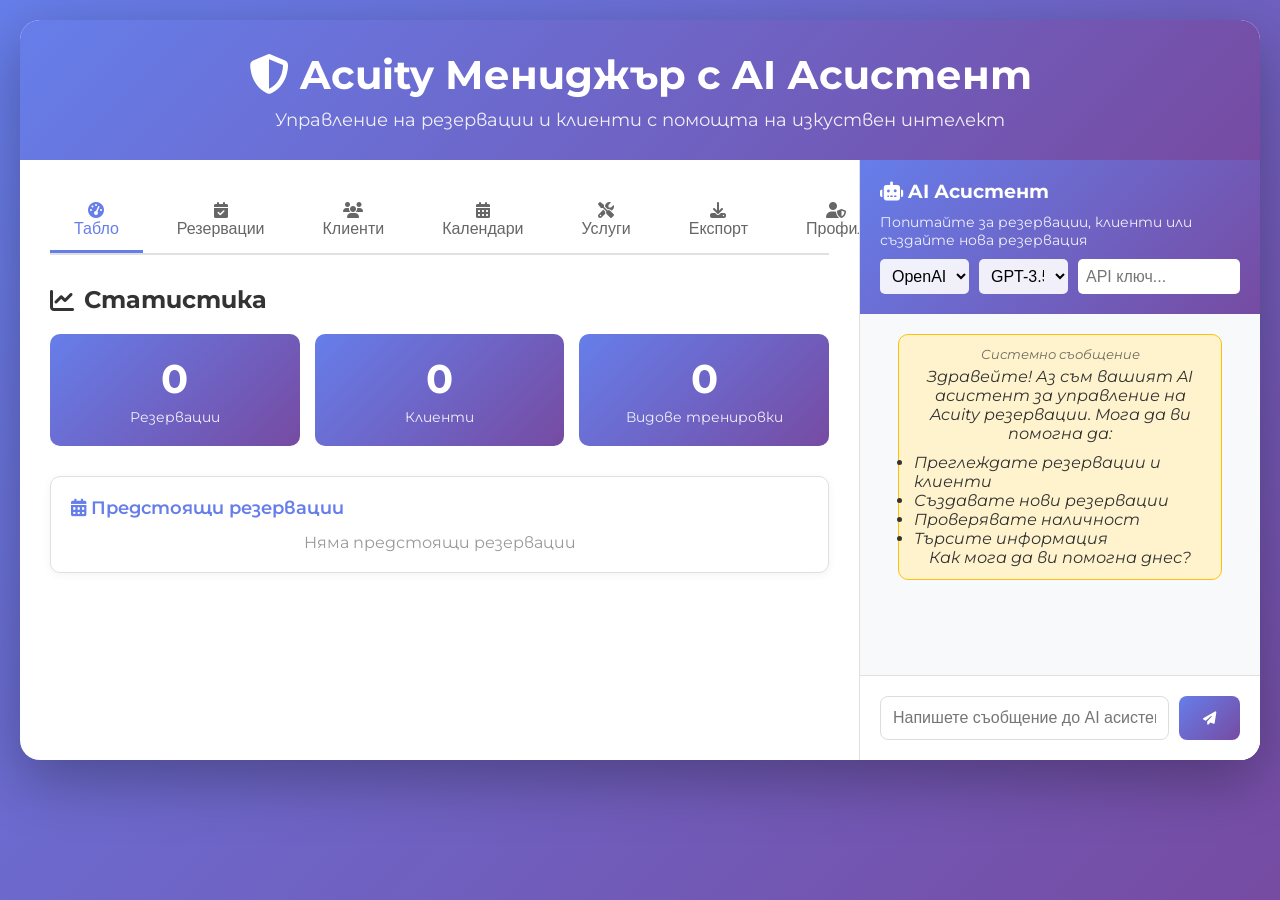
<file: acuity-manager.html>
<!DOCTYPE html>
<html lang="bg">
<head>
    <meta charset="UTF-8">
    <meta name="viewport" content="width=device-width, initial-scale=1.0">
    <title>Acuity Мениджър с AI Асистент</title>
    <link rel="stylesheet" href="https://cdnjs.cloudflare.com/ajax/libs/font-awesome/6.4.0/css/all.min.css">
    <link href="https://fonts.googleapis.com/css2?family=Montserrat:wght@400;500;700&display=swap" rel="stylesheet">
    <style>
        * {
            margin: 0;
            padding: 0;
            box-sizing: border-box;
        }

        body {
            font-family: 'Montserrat', sans-serif;
            background: linear-gradient(135deg, #667eea 0%, #764ba2 100%);
            min-height: 100vh;
            padding: 20px;
            color: #333;
        }

        .container {
            max-width: 1400px;
            margin: 0 auto;
            background: white;
            border-radius: 20px;
            box-shadow: 0 20px 60px rgba(0, 0, 0, 0.3);
            overflow: hidden;
        }

        .header {
            background: linear-gradient(135deg, #667eea 0%, #764ba2 100%);
            color: white;
            padding: 30px;
            text-align: center;
        }

        .header h1 {
            font-size: 2.5rem;
            margin-bottom: 10px;
        }

        .header p {
            font-size: 1.1rem;
            opacity: 0.9;
        }

        .main-content {
            display: grid;
            grid-template-columns: 1fr 400px;
            gap: 0;
            min-height: 600px;
        }

        .left-panel {
            padding: 30px;
            border-right: 1px solid #e0e0e0;
            overflow-y: auto;
            max-height: calc(100vh - 200px);
        }

        .right-panel {
            background: #f8f9fa;
            display: flex;
            flex-direction: column;
            max-height: calc(100vh - 200px);
        }

        .tabs {
            display: flex;
            gap: 10px;
            margin-bottom: 30px;
            border-bottom: 2px solid #e0e0e0;
        }

        .tab {
            padding: 12px 24px;
            background: none;
            border: none;
            cursor: pointer;
            font-size: 1rem;
            font-weight: 500;
            color: #666;
            border-bottom: 3px solid transparent;
            transition: all 0.3s;
        }

        .tab:hover {
            color: #667eea;
        }

        .tab.active {
            color: #667eea;
            border-bottom-color: #667eea;
        }

        .tab-content {
            display: none;
        }

        .tab-content.active {
            display: block;
            animation: fadeIn 0.3s;
        }

        @keyframes fadeIn {
            from { opacity: 0; transform: translateY(10px); }
            to { opacity: 1; transform: translateY(0); }
        }

        .section-title {
            font-size: 1.5rem;
            margin-bottom: 20px;
            color: #333;
            display: flex;
            align-items: center;
            gap: 10px;
        }

        .card {
            background: white;
            border: 1px solid #e0e0e0;
            border-radius: 10px;
            padding: 20px;
            margin-bottom: 20px;
            box-shadow: 0 2px 10px rgba(0, 0, 0, 0.05);
        }

        .card-header {
            font-weight: 600;
            margin-bottom: 15px;
            color: #667eea;
            font-size: 1.1rem;
        }

        .data-table {
            width: 100%;
            border-collapse: collapse;
            margin-top: 10px;
        }

        .data-table th {
            background: #f8f9fa;
            padding: 12px;
            text-align: left;
            font-weight: 600;
            border-bottom: 2px solid #e0e0e0;
        }

        .data-table td {
            padding: 12px;
            border-bottom: 1px solid #e0e0e0;
        }

        .data-table tr:hover {
            background: #f8f9fa;
        }

        .btn {
            padding: 10px 20px;
            border: none;
            border-radius: 8px;
            cursor: pointer;
            font-weight: 500;
            transition: all 0.3s;
            display: inline-flex;
            align-items: center;
            gap: 8px;
        }

        .btn-primary {
            background: linear-gradient(135deg, #667eea 0%, #764ba2 100%);
            color: white;
        }

        .btn-primary:hover {
            transform: translateY(-2px);
            box-shadow: 0 5px 15px rgba(102, 126, 234, 0.4);
        }

        .btn-secondary {
            background: #6c757d;
            color: white;
        }

        .btn-secondary:hover {
            background: #5a6268;
        }

        .btn-success {
            background: #28a745;
            color: white;
        }

        .btn-success:hover {
            background: #218838;
        }

        .form-group {
            margin-bottom: 20px;
        }

        .form-group label {
            display: block;
            margin-bottom: 8px;
            font-weight: 500;
            color: #555;
        }

        .form-control {
            width: 100%;
            padding: 12px;
            border: 1px solid #ddd;
            border-radius: 8px;
            font-size: 1rem;
            transition: border-color 0.3s;
        }

        .form-control:focus {
            outline: none;
            border-color: #667eea;
        }

        select.form-control {
            cursor: pointer;
        }

        .chat-container {
            display: flex;
            flex-direction: column;
            height: 100%;
            background: white;
        }

        .chat-header {
            padding: 20px;
            background: linear-gradient(135deg, #667eea 0%, #764ba2 100%);
            color: white;
        }

        .chat-header h3 {
            margin-bottom: 10px;
        }

        .chat-config {
            display: flex;
            gap: 10px;
            margin-top: 10px;
        }

        .chat-config select {
            flex: 1;
            padding: 8px;
            border: none;
            border-radius: 5px;
            background: rgba(255, 255, 255, 0.9);
        }

        .chat-config input {
            flex: 2;
            padding: 8px;
            border: none;
            border-radius: 5px;
        }

        .chat-messages {
            flex: 1;
            overflow-y: auto;
            padding: 20px;
            background: #f8f9fa;
        }

        .message {
            margin-bottom: 15px;
            padding: 12px 15px;
            border-radius: 10px;
            max-width: 90%;
            animation: slideIn 0.3s;
        }

        @keyframes slideIn {
            from { opacity: 0; transform: translateX(-20px); }
            to { opacity: 1; transform: translateX(0); }
        }

        .message.user {
            background: #667eea;
            color: white;
            margin-left: auto;
            text-align: right;
        }

        .message.assistant {
            background: white;
            border: 1px solid #e0e0e0;
            margin-right: auto;
        }

        .message.system {
            background: #fff3cd;
            border: 1px solid #ffc107;
            text-align: center;
            margin: 0 auto;
            font-style: italic;
        }

        .message .label {
            font-size: 0.8rem;
            opacity: 0.7;
            margin-bottom: 5px;
        }

        .chat-input-container {
            padding: 20px;
            background: white;
            border-top: 1px solid #e0e0e0;
        }

        .chat-input-wrapper {
            display: flex;
            gap: 10px;
        }

        .chat-input {
            flex: 1;
            padding: 12px;
            border: 1px solid #ddd;
            border-radius: 8px;
            font-size: 1rem;
        }

        .chat-send-btn {
            padding: 12px 24px;
            background: linear-gradient(135deg, #667eea 0%, #764ba2 100%);
            color: white;
            border: none;
            border-radius: 8px;
            cursor: pointer;
            font-weight: 500;
            transition: all 0.3s;
        }

        .chat-send-btn:hover {
            transform: translateY(-2px);
            box-shadow: 0 5px 15px rgba(102, 126, 234, 0.4);
        }

        .chat-send-btn:disabled {
            opacity: 0.5;
            cursor: not-allowed;
            transform: none;
        }

        .loading {
            display: inline-block;
            width: 20px;
            height: 20px;
            border: 3px solid rgba(255, 255, 255, 0.3);
            border-radius: 50%;
            border-top-color: white;
            animation: spin 1s linear infinite;
        }

        @keyframes spin {
            to { transform: rotate(360deg); }
        }

        .status-badge {
            display: inline-block;
            padding: 4px 12px;
            border-radius: 12px;
            font-size: 0.85rem;
            font-weight: 500;
        }

        .status-confirmed {
            background: #d4edda;
            color: #155724;
        }

        .status-pending {
            background: #fff3cd;
            color: #856404;
        }

        .status-cancelled {
            background: #f8d7da;
            color: #721c24;
        }

        .empty-state {
            text-align: center;
            padding: 40px;
            color: #999;
        }

        .empty-state i {
            font-size: 4rem;
            margin-bottom: 20px;
            opacity: 0.3;
        }

        .stats-grid {
            display: grid;
            grid-template-columns: repeat(auto-fit, minmax(200px, 1fr));
            gap: 15px;
            margin-bottom: 30px;
        }

        .stat-card {
            background: linear-gradient(135deg, #667eea 0%, #764ba2 100%);
            color: white;
            padding: 20px;
            border-radius: 10px;
            text-align: center;
        }

        .stat-card .number {
            font-size: 2.5rem;
            font-weight: 700;
            margin-bottom: 5px;
        }

        .stat-card .label {
            font-size: 0.9rem;
            opacity: 0.9;
        }

        @media (max-width: 1024px) {
            .main-content {
                grid-template-columns: 1fr;
            }

            .right-panel {
                max-height: 500px;
            }
        }

        .info-box {
            background: #e7f3ff;
            border-left: 4px solid #2196F3;
            padding: 15px;
            margin-bottom: 20px;
            border-radius: 5px;
        }

        .info-box i {
            color: #2196F3;
            margin-right: 10px;
        }

        .action-buttons {
            display: flex;
            gap: 10px;
            margin-top: 10px;
        }

        .btn-danger {
            background: #dc3545;
            color: white;
        }

        .btn-danger:hover {
            background: #c82333;
        }

        .btn-warning {
            background: #ffc107;
            color: #333;
        }

        .btn-warning:hover {
            background: #e0a800;
        }

        .btn-info {
            background: #17a2b8;
            color: white;
        }

        .btn-info:hover {
            background: #138496;
        }

        .calendar-item {
            border: 1px solid #e0e0e0;
            border-radius: 8px;
            padding: 15px;
            margin-bottom: 15px;
            background: #fff;
        }

        .calendar-item h4 {
            margin-bottom: 10px;
            color: #667eea;
        }

        .calendar-status {
            display: inline-block;
            padding: 4px 12px;
            border-radius: 12px;
            font-size: 0.85rem;
            font-weight: 500;
            margin-left: 10px;
        }

        .calendar-active {
            background: #d4edda;
            color: #155724;
        }

        .calendar-inactive {
            background: #f8d7da;
            color: #721c24;
        }

        .block-item {
            border-left: 4px solid #ffc107;
            background: #fff3cd;
            padding: 12px;
            margin-bottom: 10px;
            border-radius: 5px;
            position: relative;
        }

        .block-item .delete-btn {
            position: absolute;
            top: 10px;
            right: 10px;
            padding: 5px 10px;
            font-size: 0.85rem;
        }

        .checklist label {
            cursor: pointer;
            transition: background 0.2s;
            padding: 8px;
            border-radius: 5px;
        }

        .checklist label:hover {
            background: #f8f9fa;
        }

        .emergency-notice {
            background: #fff3cd;
            border: 2px solid #ffc107;
            padding: 20px;
            border-radius: 10px;
            margin-bottom: 20px;
            text-align: center;
        }

        .emergency-notice h3 {
            color: #856404;
            margin-bottom: 10px;
        }
    </style>
</head>
<body>
    <div class="container">
        <div class="header">
            <h1><i class="fas fa-shield-alt"></i> Acuity Мениджър с AI Асистент</h1>
            <p>Управление на резервации и клиенти с помощта на изкуствен интелект</p>
        </div>

        <div class="main-content">
            <div class="left-panel">
                <div class="tabs">
                    <button class="tab active" data-tab="dashboard">
                        <i class="fas fa-tachometer-alt"></i> Табло
                    </button>
                    <button class="tab" data-tab="appointments">
                        <i class="fas fa-calendar-check"></i> Резервации
                    </button>
                    <button class="tab" data-tab="clients">
                        <i class="fas fa-users"></i> Клиенти
                    </button>
                    <button class="tab" data-tab="calendars">
                        <i class="fas fa-calendar-alt"></i> Календари
                    </button>
                    <button class="tab" data-tab="services">
                        <i class="fas fa-tools"></i> Услуги
                    </button>
                    <button class="tab" data-tab="export">
                        <i class="fas fa-download"></i> Експорт
                    </button>
                    <button class="tab" data-tab="profile">
                        <i class="fas fa-user-shield"></i> Профил
                    </button>
                    <button class="tab" data-tab="booking">
                        <i class="fas fa-plus-circle"></i> Нова резервация
                    </button>
                </div>

                <div id="dashboard" class="tab-content active">
                    <h2 class="section-title">
                        <i class="fas fa-chart-line"></i> Статистика
                    </h2>
                    <div class="stats-grid">
                        <div class="stat-card">
                            <div class="number" id="stat-appointments">0</div>
                            <div class="label">Резервации</div>
                        </div>
                        <div class="stat-card">
                            <div class="number" id="stat-clients">0</div>
                            <div class="label">Клиенти</div>
                        </div>
                        <div class="stat-card">
                            <div class="number" id="stat-types">0</div>
                            <div class="label">Видове тренировки</div>
                        </div>
                    </div>

                    <div class="card">
                        <div class="card-header">
                            <i class="fas fa-calendar-alt"></i> Предстоящи резервации
                        </div>
                        <div id="upcoming-appointments"></div>
                    </div>
                </div>

                <div id="appointments" class="tab-content">
                    <h2 class="section-title">
                        <i class="fas fa-calendar-check"></i> Резервации
                    </h2>
                    
                    <div class="info-box">
                        <i class="fas fa-info-circle"></i>
                        <strong>Избор на календар:</strong> Изберете календар и тип тренировка за да заредите резервациите.
                    </div>
                    
                    <div class="card">
                        <div class="card-header">
                            <i class="fas fa-filter"></i> Филтриране на резервации
                        </div>
                        
                        <div class="form-group">
                            <label><i class="fas fa-calendar"></i> Избери календар</label>
                            <select id="appointments-calendar-select" class="form-control">
                                <option value="">Избери календар...</option>
                            </select>
                        </div>
                        
                        <div class="form-group">
                            <label><i class="fas fa-dumbbell"></i> Избери тип тренировка</label>
                            <select id="appointments-type-select" class="form-control">
                                <option value="">Избери тип...</option>
                            </select>
                        </div>
                        
                        <div class="form-group">
                            <label><i class="fas fa-calendar-alt"></i> Филтър по дати (от - до)</label>
                            <div style="display: grid; grid-template-columns: 1fr 1fr; gap: 10px;">
                                <input type="date" id="appointments-date-from" class="form-control" placeholder="От дата">
                                <input type="date" id="appointments-date-to" class="form-control" placeholder="До дата">
                            </div>
                        </div>
                        
                        <div class="action-buttons">
                            <button class="btn btn-primary" onclick="loadAppointmentsByFilter()">
                                <i class="fas fa-search"></i> Зареди резервации
                            </button>
                            <button class="btn btn-secondary" onclick="loadAppointments()">
                                <i class="fas fa-sync"></i> Презареди
                            </button>
                        </div>
                    </div>
                    
                    <div class="card">
                        <div id="appointments-list">
                            <div class="empty-state">
                                <i class="fas fa-calendar-times"></i>
                                <p>Изберете календар и натиснете "Зареди резервации"</p>
                            </div>
                        </div>
                    </div>

                    <div class="card">
                        <div class="card-header">
                            <i class="fas fa-tools"></i> Управление на резервации
                        </div>
                        <p style="margin-bottom: 15px; color: #666;">Отмяна и модификация на резервации</p>
                        
                        <div class="form-group">
                            <label><i class="fas fa-search"></i> Намери резервация по ID</label>
                            <div style="display: flex; gap: 10px;">
                                <input type="number" id="appointment-id-search" class="form-control" placeholder="Въведи ID на резервация">
                                <button class="btn btn-primary" onclick="searchAppointmentById()">
                                    <i class="fas fa-search"></i> Търси
                                </button>
                            </div>
                        </div>
                        
                        <div class="form-group">
                            <label><i class="fas fa-user"></i> Филтрирай по клиент</label>
                            <div style="display: flex; gap: 10px;">
                                <input type="number" id="filter-client-id" class="form-control" placeholder="Въведи ID на клиент">
                                <button class="btn btn-info" onclick="filterAppointmentsByClient()">
                                    <i class="fas fa-filter"></i> Филтрирай
                                </button>
                            </div>
                            <small style="color: #666; margin-top: 5px; display: block;">
                                Показва само резервации за конкретен клиент
                            </small>
                        </div>
                        
                        <div id="appointment-details"></div>
                    </div>

                    <div class="card" style="background: #fff3cd; border: 2px solid #ffc107;">
                        <div class="card-header" style="color: #856404;">
                            <i class="fas fa-exclamation-triangle"></i> Масови операции (ВНИМАНИЕ!)
                        </div>
                        <p style="color: #856404; margin-bottom: 15px;">
                            Използвайте тези функции само в спешни случаи!
                        </p>
                        
                        <div class="form-group">
                            <label><i class="fas fa-calendar"></i> Избери календар за масови операции</label>
                            <select id="bulk-calendarID" class="form-control">
                                <option value="">Избери календар...</option>
                            </select>
                        </div>

                        <div class="form-group">
                            <label><i class="fas fa-calendar-day"></i> Избери период</label>
                            <div style="display: grid; grid-template-columns: 1fr 1fr; gap: 10px;">
                                <input type="date" id="bulk-start-date" class="form-control" placeholder="От дата">
                                <input type="date" id="bulk-end-date" class="form-control" placeholder="До дата">
                            </div>
                        </div>

                        <div class="action-buttons">
                            <button class="btn btn-warning" onclick="previewBulkCancel()">
                                <i class="fas fa-eye"></i> Покажи резервации за отмяна
                            </button>
                            <button class="btn btn-danger" onclick="executeBulkCancel()">
                                <i class="fas fa-ban"></i> ОТМЕНИ ВСИЧКИ (ОПАСНО!)
                            </button>
                        </div>
                        
                        <div id="bulk-preview" style="margin-top: 20px;"></div>
                    </div>
                </div>

                <div id="clients" class="tab-content">
                    <h2 class="section-title">
                        <i class="fas fa-users"></i> Клиенти
                    </h2>
                    
                    <div class="card">
                        <div style="display: flex; gap: 10px; margin-bottom: 15px; flex-wrap: wrap;">
                            <button class="btn btn-primary" onclick="loadClients()">
                                <i class="fas fa-sync"></i> Презареди
                            </button>
                            <input type="text" id="client-search" class="form-control" placeholder="Търси по име, email или телефон..." style="flex: 1; min-width: 250px;" oninput="filterClients()">
                        </div>
                        <div id="clients-list"></div>
                    </div>

                    <div class="card">
                        <div class="card-header">
                            <i class="fas fa-plus"></i> Създаване на нов клиент
                        </div>
                        <p style="margin-bottom: 15px; color: #666;">Добавете нов клиент в базата данни</p>
                        
                        <button class="btn btn-success" onclick="showClientCreateForm()" style="margin-bottom: 15px;">
                            <i class="fas fa-plus"></i> Нов клиент
                        </button>
                        
                        <div id="client-create-form" style="display: none;">
                            <div class="form-group">
                                <label><i class="fas fa-user"></i> Име *</label>
                                <input type="text" id="client-create-firstname" class="form-control" placeholder="Име">
                            </div>
                            
                            <div class="form-group">
                                <label><i class="fas fa-user"></i> Фамилия *</label>
                                <input type="text" id="client-create-lastname" class="form-control" placeholder="Фамилия">
                            </div>
                            
                            <div class="form-group">
                                <label><i class="fas fa-envelope"></i> Email</label>
                                <input type="email" id="client-create-email" class="form-control" placeholder="email@example.com">
                            </div>
                            
                            <div class="form-group">
                                <label><i class="fas fa-phone"></i> Телефон</label>
                                <input type="tel" id="client-create-phone" class="form-control" placeholder="+359...">
                            </div>
                            
                            <div class="action-buttons">
                                <button class="btn btn-success" onclick="createClient()">
                                    <i class="fas fa-check"></i> Създай клиент
                                </button>
                                <button class="btn btn-secondary" onclick="cancelClientCreate()">
                                    <i class="fas fa-times"></i> Откажи
                                </button>
                            </div>
                        </div>
                    </div>

                    <div class="card">
                        <div class="card-header">
                            <i class="fas fa-tools"></i> Управление на клиенти
                        </div>
                        <p style="margin-bottom: 15px; color: #666;">Търсене, редактиране и блокиране на клиенти</p>
                        
                        <div class="form-group">
                            <label><i class="fas fa-search"></i> Намери клиент по ID</label>
                            <div style="display: flex; gap: 10px;">
                                <input type="number" id="client-id-search" class="form-control" placeholder="Въведи ID на клиент">
                                <button class="btn btn-primary" onclick="searchClientById()">
                                    <i class="fas fa-search"></i> Търси
                                </button>
                            </div>
                        </div>
                        
                        <div id="client-details"></div>
                    </div>

                    <div class="card" style="background: #fff3cd; border: 2px solid #ffc107;">
                        <div class="card-header" style="color: #856404;">
                            <i class="fas fa-ban"></i> Черен списък (Блокирани клиенти)
                        </div>
                        <p style="color: #856404; margin-bottom: 15px;">
                            Управление на блокирани клиенти. Блокираните клиенти се съхраняват локално в браузъра.
                        </p>
                        
                        <button class="btn btn-primary" onclick="showBlockedClients()" style="margin-bottom: 15px;">
                            <i class="fas fa-list"></i> Покажи блокирани клиенти (<span id="blocked-count">0</span>)
                        </button>
                        
                        <div id="blocked-clients-list"></div>
                    </div>
                </div>

                <div id="calendars" class="tab-content">
                    <h2 class="section-title">
                        <i class="fas fa-calendar-alt"></i> Управление на Календари
                    </h2>
                    
                    <div class="info-box">
                        <i class="fas fa-shield-alt"></i>
                        <strong>Защита:</strong> Тук можете да управлявате работните часове и наличността за всички календари без достъп до основния профил.
                    </div>

                    <div class="card">
                        <div class="card-header">
                            <i class="fas fa-calendar"></i> Активни календари
                        </div>
                        <button class="btn btn-primary" onclick="loadCalendarsManagement()" style="margin-bottom: 15px;">
                            <i class="fas fa-sync"></i> Презареди календари
                        </button>
                        <div id="calendars-management-list"></div>
                    </div>

                    <div class="card">
                        <div class="card-header">
                            <i class="fas fa-plus"></i> Създаване на нов календар
                        </div>
                        <p style="margin-bottom: 15px; color: #666;">Създайте нов календар за вашия бизнес</p>
                        
                        <button class="btn btn-success" onclick="showCalendarCreateForm()" style="margin-bottom: 15px;">
                            <i class="fas fa-plus"></i> Нов календар
                        </button>
                        
                        <div id="calendar-create-form" style="display: none;">
                            <div class="form-group">
                                <label><i class="fas fa-tag"></i> Име на календара *</label>
                                <input type="text" id="calendar-create-name" class="form-control" placeholder="напр. Главен календар">
                            </div>
                            
                            <div class="form-group">
                                <label><i class="fas fa-envelope"></i> Email *</label>
                                <input type="email" id="calendar-create-email" class="form-control" placeholder="calendar@example.com">
                            </div>
                            
                            <div class="form-group">
                                <label><i class="fas fa-align-left"></i> Описание</label>
                                <textarea id="calendar-create-description" class="form-control" rows="3" placeholder="Описание на календара"></textarea>
                            </div>
                            
                            <div class="form-group">
                                <label><i class="fas fa-globe"></i> Часова зона</label>
                                <input type="text" id="calendar-create-timezone" class="form-control" placeholder="Europe/Sofia" value="Europe/Sofia">
                            </div>
                            
                            <div class="form-group">
                                <label><i class="fas fa-hourglass-half"></i> Интервал на резервации (минути)</label>
                                <select id="calendar-create-scheduling-increment" class="form-control">
                                    <option value="5">5 минути</option>
                                    <option value="10">10 минути</option>
                                    <option value="15" selected>15 минути</option>
                                    <option value="30">30 минути</option>
                                    <option value="45">45 минути</option>
                                    <option value="60">60 минути (1 час)</option>
                                    <option value="90">90 минути (1.5 часа)</option>
                                    <option value="120">120 минути (2 часа)</option>
                                </select>
                            </div>
                            
                            <div class="form-group">
                                <label><i class="fas fa-align-center"></i> Подравняване (минути)</label>
                                <select id="calendar-create-alignment" class="form-control">
                                    <option value="0" selected>0 - Точно на часа</option>
                                    <option value="15">15 - На 15-та минута</option>
                                    <option value="30">30 - На половин час</option>
                                    <option value="45">45 - На 45-та минута</option>
                                </select>
                            </div>
                            
                            <div class="action-buttons">
                                <button class="btn btn-success" onclick="createCalendar()">
                                    <i class="fas fa-check"></i> Създай календар
                                </button>
                                <button class="btn btn-secondary" onclick="cancelCalendarCreate()">
                                    <i class="fas fa-times"></i> Откажи
                                </button>
                            </div>
                        </div>
                    </div>

                    <div class="card">
                        <div class="card-header">
                            <i class="fas fa-ban"></i> Блокиране на часове
                        </div>
                        <p style="margin-bottom: 15px; color: #666;">Блокирайте конкретни дати/часове когато не сте налични</p>
                        <button class="btn btn-primary" onclick="loadBlocks()" style="margin-bottom: 15px;">
                            <i class="fas fa-sync"></i> Покажи блокирани часове
                        </button>
                        <div id="blocks-list"></div>
                        
                        <hr style="margin: 20px 0; border: 1px solid #e0e0e0;">
                        
                        <h4 style="margin-bottom: 15px;"><i class="fas fa-plus"></i> Добави блокиран период</h4>
                        <form id="block-form" onsubmit="createBlock(event)">
                            <div class="form-group">
                                <label><i class="fas fa-calendar"></i> Календар</label>
                                <select id="block-calendarID" class="form-control" required>
                                    <option value="">Избери календар...</option>
                                </select>
                            </div>
                            <div class="form-group">
                                <label><i class="fas fa-calendar-day"></i> Начална дата и час</label>
                                <input type="datetime-local" id="block-start" class="form-control" required>
                            </div>
                            <div class="form-group">
                                <label><i class="fas fa-calendar-day"></i> Крайна дата и час</label>
                                <input type="datetime-local" id="block-end" class="form-control" required>
                            </div>
                            <div class="form-group">
                                <label><i class="fas fa-comment"></i> Причина (опционално)</label>
                                <input type="text" id="block-notes" class="form-control" placeholder="напр. Личен отпуск">
                            </div>
                            <button type="submit" class="btn btn-success">
                                <i class="fas fa-ban"></i> Създай блокиран период
                            </button>
                        </form>
                    </div>

                    <div class="card">
                        <div class="card-header">
                            <i class="fas fa-clock"></i> Работно време на календарите
                        </div>
                        <p style="margin-bottom: 15px; color: #666;">
                            Промяната на стандартното работно време се прави директно в Acuity. 
                            Използвайте блокирането на часове за временни промени.
                        </p>
                        <div style="background: #e7f3ff; border-left: 4px solid #2196F3; padding: 15px; border-radius: 5px;">
                            <h4 style="margin-bottom: 10px;"><i class="fas fa-info-circle"></i> Как да промените работното време:</h4>
                            <ol style="line-height: 1.8;">
                                <li>Влезте в Acuity (или рестартирайте паролата)</li>
                                <li>Отидете на Calendar → Business Hours</li>
                                <li>Променете работните часове за всеки ден</li>
                                <li>Запазете промените</li>
                            </ol>
                        </div>
                        
                        <div style="background: #fff3cd; border-left: 4px solid #ffc107; padding: 15px; border-radius: 5px; margin-top: 15px;">
                            <h4 style="margin-bottom: 10px;"><i class="fas fa-lightbulb"></i> Алтернативен метод чрез блокове:</h4>
                            <p style="margin-bottom: 10px;">Ако нямате достъп до Acuity, можете да използвате блокове за да симулирате промяна на работното време:</p>
                            <ol style="line-height: 1.8;">
                                <li>За да затворите сутрините: Блокирайте 00:00-09:00 за всеки ден</li>
                                <li>За да затворите вечерите: Блокирайте 18:00-23:59 за всеки ден</li>
                                <li>За почивни дни: Блокирайте целия ден 00:00-23:59</li>
                            </ol>
                            <button class="btn btn-warning" onclick="showQuickScheduleHelper()" style="margin-top: 10px;">
                                <i class="fas fa-magic"></i> Бърз помощник за график
                            </button>
                        </div>
                        
                        <div id="quick-schedule-helper" style="display: none; margin-top: 20px; padding: 20px; background: white; border: 2px solid #667eea; border-radius: 10px;">
                            <h4 style="color: #667eea; margin-bottom: 15px;"><i class="fas fa-magic"></i> Бърз помощник за график</h4>
                            
                            <div class="form-group">
                                <label><i class="fas fa-calendar"></i> Избери календар</label>
                                <select id="schedule-helper-calendar" class="form-control">
                                    <option value="">Избери календар...</option>
                                </select>
                            </div>
                            
                            <div class="form-group">
                                <label><i class="fas fa-calendar-alt"></i> Период</label>
                                <div style="display: grid; grid-template-columns: 1fr 1fr; gap: 10px;">
                                    <input type="date" id="schedule-start-date" class="form-control" placeholder="От дата">
                                    <input type="date" id="schedule-end-date" class="form-control" placeholder="До дата">
                                </div>
                            </div>
                            
                            <div class="form-group">
                                <label><i class="fas fa-clock"></i> Затвори часове</label>
                                <select id="schedule-preset" class="form-control">
                                    <option value="morning">Сутрините (00:00-09:00)</option>
                                    <option value="evening">Вечерите (18:00-23:59)</option>
                                    <option value="fullday">Целия ден (00:00-23:59)</option>
                                    <option value="custom">Персонализиран период</option>
                                </select>
                            </div>
                            
                            <div id="custom-hours" style="display: none;">
                                <div class="form-group">
                                    <label><i class="fas fa-clock"></i> От час</label>
                                    <input type="time" id="schedule-from-time" class="form-control">
                                </div>
                                <div class="form-group">
                                    <label><i class="fas fa-clock"></i> До час</label>
                                    <input type="time" id="schedule-to-time" class="form-control">
                                </div>
                            </div>
                            
                            <div class="form-group">
                                <label style="display: flex; align-items: center; cursor: pointer;">
                                    <input type="checkbox" id="schedule-recurring" style="margin-right: 10px;">
                                    <span>Повтаряй за всеки ден в периода</span>
                                </label>
                            </div>
                            
                            <div class="action-buttons">
                                <button class="btn btn-success" onclick="applyQuickSchedule()">
                                    <i class="fas fa-check"></i> Приложи график
                                </button>
                                <button class="btn btn-secondary" onclick="hideQuickScheduleHelper()">
                                    <i class="fas fa-times"></i> Отказ
                                </button>
                            </div>
                        </div>
                    </div>
                    
                    <div class="card">
                        <div class="card-header">
                            <i class="fas fa-clock"></i> Обновяване на работно време (чрез API)
                        </div>
                        <div class="info-box" style="margin-bottom: 15px;">
                            <i class="fas fa-info-circle"></i>
                            <strong>Ново!</strong> Можете да актуализирате работните часове на календара директно чрез API. 
                            Задайте времевите диапазони за всеки ден от седмицата.
                        </div>
                        
                        <div class="form-group">
                            <label><i class="fas fa-calendar"></i> Избери календар</label>
                            <select id="calendar-timerange-select" class="form-control">
                                <option value="">Избери календар...</option>
                            </select>
                        </div>
                        
                        <button class="btn btn-info" onclick="loadCalendarTimeRanges()" style="margin-bottom: 15px;">
                            <i class="fas fa-sync"></i> Зареди текущо работно време
                        </button>
                        
                        <div id="calendar-timeranges-display" style="margin-bottom: 15px;"></div>
                        
                        <div style="background: #f8f9fa; padding: 15px; border-radius: 8px; margin-bottom: 15px;">
                            <h5 style="margin-bottom: 10px;"><i class="fas fa-edit"></i> Задай нови времеви диапазони:</h5>
                            <p style="color: #666; font-size: 0.9rem; margin-bottom: 15px;">
                                Въведете работното време във формат HH:MM. Примери: "08:00", "17:30"
                            </p>
                            
                            <div id="timerange-inputs" style="display: grid; gap: 10px;">
                                <!-- Timerange inputs will be dynamically added here -->
                            </div>
                            
                            <button class="btn btn-primary" onclick="addTimeRangeInput()" style="margin-top: 10px;">
                                <i class="fas fa-plus"></i> Добави времеви диапазон
                            </button>
                        </div>
                        
                        <div class="action-buttons">
                            <button class="btn btn-success" onclick="updateCalendarTimeRanges()">
                                <i class="fas fa-save"></i> Запази работно време
                            </button>
                            <button class="btn btn-secondary" onclick="resetTimeRangeInputs()">
                                <i class="fas fa-undo"></i> Нулирай
                            </button>
                        </div>
                        
                        <div id="calendar-timerange-status" style="margin-top: 15px; display: none;"></div>
                    </div>
                </div>

                <div id="services" class="tab-content">
                    <h2 class="section-title">
                        <i class="fas fa-tools"></i> Управление на услуги
                    </h2>
                    
                    <div class="info-box">
                        <i class="fas fa-info-circle"></i>
                        <strong>Услуги:</strong> Управлявайте вашите услуги, тяхната продължителност, цени и параметри.
                    </div>
                    
                    <div class="warning-box" style="background: #fff3cd; border-left: 4px solid #ffc107; padding: 15px; margin-bottom: 20px; border-radius: 8px;">
                        <i class="fas fa-exclamation-triangle" style="color: #856404;"></i>
                        <strong style="color: #856404;">Важно:</strong> Редактирането на услуги чрез API изисква специфичен Acuity план. 
                        Ако получите грешка при опит за запазване на промени, моля редактирайте услугите директно в 
                        <a href="https://acuityscheduling.com/appointment-types.php" target="_blank" style="color: #667eea; text-decoration: underline;">Acuity Scheduling панела</a>.
                    </div>
                    
                    <div class="card" style="border-left: 4px solid #17a2b8;">
                        <div class="card-header" style="background: #e7f6f9;">
                            <i class="fas fa-magic"></i> 🔧 Заобиколен вариант: Спиране на услуга без директна редакция
                        </div>
                        <p style="margin-bottom: 15px; color: #666;">
                            <strong>За потребители без достъп до Acuity профил:</strong> Ако нямате възможност да влезете в Acuity, 
                            можете ефективно да "спрете" услуга, като блокирате всички календари на дълъг период.
                        </p>
                        
                        <div style="background: #fff3cd; border-left: 4px solid #ffc107; padding: 15px; border-radius: 6px; margin-bottom: 15px;">
                            <p style="margin: 0; color: #856404;">
                                <i class="fas fa-exclamation-triangle"></i> <strong>Важно:</strong> 
                                Този метод блокира <strong>ЦЕЛИЯ календар</strong> (всички услуги), не само избраната услуга. 
                                Използвайте го само ако искате да спрете приемането на всякакви резервации за този период.
                            </p>
                        </div>
                        
                        <div style="background: #f8f9fa; padding: 15px; border-radius: 6px; margin-bottom: 15px;">
                            <h4 style="margin-top: 0; color: #17a2b8;">
                                <i class="fas fa-info-circle"></i> Как работи:
                            </h4>
                            <ul style="margin: 10px 0; padding-left: 25px;">
                                <li>Създава блок (unavailable period) за всички календари</li>
                                <li>Блокът предотвратява ВСИЧКИ резервации в календара</li>
                                <li>Ефективно "спира" приемането на нови резервации</li>
                                <li>Можете да изтриете блока, за да възстановите достъпността</li>
                            </ul>
                        </div>
                        
                        <div class="form-group">
                            <label><i class="fas fa-tools"></i> Изберете услуга (за проследяване)</label>
                            <select id="disable-service-select" class="form-control">
                                <option value="">Изберете услуга...</option>
                            </select>
                            <small style="color: #666; display: block; margin-top: 5px;">
                                Забележка: Избраната услуга се използва само за проследяване. Блоковете ще засегнат всички услуги в календара.
                            </small>
                        </div>
                        
                        <div class="form-group">
                            <label><i class="fas fa-calendar"></i> Период на блокиране</label>
                            <select id="disable-service-duration" class="form-control">
                                <option value="30">1 месец</option>
                                <option value="90">3 месеца</option>
                                <option value="180" selected>6 месеца</option>
                                <option value="365">1 година</option>
                                <option value="730">2 години</option>
                                <option value="1825">5 години (ефективно перманентно)</option>
                            </select>
                        </div>
                        
                        <div class="form-group">
                            <label><i class="fas fa-sticky-note"></i> Бележка (опционално)</label>
                            <input type="text" id="disable-service-note" class="form-control" placeholder="напр. Услугата е временно спряна">
                        </div>
                        
                        <div class="action-buttons">
                            <button class="btn btn-warning" onclick="disableServiceViaBlocks()" style="background: #ff9800; border-color: #ff9800;">
                                <i class="fas fa-ban"></i> Блокирай всички календари
                            </button>
                            <button class="btn btn-info" onclick="viewServiceBlocks()">
                                <i class="fas fa-list"></i> Виж активни блокове
                            </button>
                        </div>
                        
                        <div id="service-blocks-status" style="margin-top: 15px; display: none;"></div>
                    </div>

                    <div class="card">
                        <div class="card-header">
                            <i class="fas fa-list"></i> Списък с услуги
                        </div>
                        <button class="btn btn-primary" onclick="loadServices()" style="margin-bottom: 15px;">
                            <i class="fas fa-sync"></i> Презареди услуги
                        </button>
                        <div id="services-list"></div>
                    </div>

                    <div class="card">
                        <div class="card-header">
                            <i class="fas fa-plus"></i> Създаване на нова услуга
                        </div>
                        <p style="margin-bottom: 15px; color: #666;">Създайте нова услуга за вашия бизнес</p>
                        
                        <button class="btn btn-success" onclick="showServiceCreateForm()" style="margin-bottom: 15px;">
                            <i class="fas fa-plus"></i> Нова услуга
                        </button>
                        
                        <div id="service-create-form" style="display: none;">
                            <div class="form-group">
                                <label><i class="fas fa-tag"></i> Име на услугата *</label>
                                <input type="text" id="service-create-name" class="form-control" placeholder="напр. Персонална тренировка">
                            </div>
                            
                            <div class="form-group">
                                <label><i class="fas fa-align-left"></i> Описание</label>
                                <textarea id="service-create-description" class="form-control" rows="3" placeholder="Описание на услугата"></textarea>
                            </div>
                            
                            <div class="form-group">
                                <label><i class="fas fa-clock"></i> Продължителност (минути)</label>
                                <input type="number" id="service-create-duration" class="form-control" placeholder="60" min="5" step="5" value="60">
                            </div>
                            
                            <div class="form-group">
                                <label><i class="fas fa-money-bill-wave"></i> Цена (лв.)</label>
                                <input type="number" id="service-create-price" class="form-control" placeholder="50.00" step="0.01" min="0" value="0">
                            </div>
                            
                            <div class="form-group">
                                <label><i class="fas fa-hourglass-half"></i> Интервал на резервации (минути)</label>
                                <select id="service-create-scheduling-increment" class="form-control">
                                    <option value="5">5 минути</option>
                                    <option value="10">10 минути</option>
                                    <option value="15" selected>15 минути</option>
                                    <option value="30">30 минути</option>
                                    <option value="45">45 минути</option>
                                    <option value="60">60 минути (1 час)</option>
                                    <option value="90">90 минути (1.5 часа)</option>
                                    <option value="120">120 минути (2 часа)</option>
                                </select>
                            </div>
                            
                            <div class="form-group">
                                <label><i class="fas fa-align-center"></i> Подравняване (минути)</label>
                                <select id="service-create-alignment" class="form-control">
                                    <option value="0" selected>0 - Точно на часа</option>
                                    <option value="15">15 - На 15-та минута</option>
                                    <option value="30">30 - На половин час</option>
                                    <option value="45">45 - На 45-та минута</option>
                                </select>
                            </div>
                            
                            <div class="form-group">
                                <label><i class="fas fa-palette"></i> Цвят</label>
                                <input type="color" id="service-create-color" class="form-control" style="height: 50px;" value="#667eea">
                            </div>
                            
                            <div class="form-group">
                                <label style="display: flex; align-items: center; cursor: pointer;">
                                    <input type="checkbox" id="service-create-active" style="margin-right: 10px;" checked>
                                    <span>Услугата е активна</span>
                                </label>
                            </div>
                            
                            <div class="form-group">
                                <label style="display: flex; align-items: center; cursor: pointer;">
                                    <input type="checkbox" id="service-create-private" style="margin-right: 10px;">
                                    <span>Частна услуга (не се показва публично)</span>
                                </label>
                            </div>
                            
                            <div class="action-buttons">
                                <button class="btn btn-success" onclick="createService()">
                                    <i class="fas fa-check"></i> Създай услуга
                                </button>
                                <button class="btn btn-secondary" onclick="cancelServiceCreate()">
                                    <i class="fas fa-times"></i> Откажи
                                </button>
                            </div>
                        </div>
                    </div>

                    <div class="card">
                        <div class="card-header">
                            <i class="fas fa-edit"></i> Редактиране на услуга
                        </div>
                        <p style="margin-bottom: 15px; color: #666;">Изберете услуга от списъка и променете нейните параметри</p>
                        
                        <div class="form-group">
                            <label><i class="fas fa-search"></i> Намери услуга по ID</label>
                            <div style="display: flex; gap: 10px;">
                                <input type="number" id="service-id-search" class="form-control" placeholder="Въведи ID на услуга">
                                <button class="btn btn-primary" onclick="searchServiceById()">
                                    <i class="fas fa-search"></i> Търси
                                </button>
                            </div>
                        </div>
                        
                        <div id="service-edit-form" style="display: none;">
                            <div class="form-group">
                                <label><i class="fas fa-tag"></i> Име на услугата</label>
                                <input type="text" id="service-name" class="form-control" placeholder="Име на услугата">
                            </div>
                            
                            <div class="form-group">
                                <label><i class="fas fa-align-left"></i> Описание</label>
                                <textarea id="service-description" class="form-control" rows="3" placeholder="Описание на услугата"></textarea>
                            </div>
                            
                            <div class="form-group">
                                <label><i class="fas fa-clock"></i> Продължителност (минути)</label>
                                <input type="number" id="service-duration" class="form-control" placeholder="60" min="5" step="5">
                                <small style="color: #666; margin-top: 5px; display: block;">
                                    Препоръчителни стойности: 15, 30, 45, 60, 90, 120 минути
                                </small>
                            </div>
                            
                            <div class="form-group">
                                <label><i class="fas fa-money-bill-wave"></i> Цена (лв.)</label>
                                <input type="number" id="service-price" class="form-control" placeholder="50.00" step="0.01" min="0">
                            </div>
                            
                            <div class="form-group">
                                <label><i class="fas fa-hourglass-half"></i> Интервал на резервации (schedulingIncrement) - минути</label>
                                <select id="service-scheduling-increment" class="form-control">
                                    <option value="5">5 минути</option>
                                    <option value="10">10 минути</option>
                                    <option value="15">15 минути</option>
                                    <option value="30">30 минути</option>
                                    <option value="45">45 минути</option>
                                    <option value="60">60 минути (1 час)</option>
                                    <option value="90">90 минути (1.5 часа)</option>
                                    <option value="120">120 минути (2 часа)</option>
                                </select>
                                <small style="color: #666; margin-top: 5px; display: block;">
                                    На колко минути клиентите могат да резервират (напр. 30 = на всеки 30 мин)
                                </small>
                            </div>
                            
                            <div class="form-group">
                                <label><i class="fas fa-align-center"></i> Подравняване (alignment) - минути</label>
                                <select id="service-alignment" class="form-control">
                                    <option value="0">0 - Точно на часа (10:00, 11:00...)</option>
                                    <option value="15">15 - На 15-та минута (10:15, 11:15...)</option>
                                    <option value="30">30 - На половин час (10:30, 11:30...)</option>
                                    <option value="45">45 - На 45-та минута (10:45, 11:45...)</option>
                                </select>
                                <small style="color: #666; margin-top: 5px; display: block;">
                                    На коя минута от часа започват резервациите
                                </small>
                            </div>
                            
                            <div class="form-group">
                                <label><i class="fas fa-palette"></i> Цвят</label>
                                <input type="color" id="service-color" class="form-control" style="height: 50px;">
                            </div>
                            
                            <div class="form-group">
                                <label style="display: flex; align-items: center; cursor: pointer;">
                                    <input type="checkbox" id="service-active" style="margin-right: 10px;">
                                    <span>Услугата е активна</span>
                                </label>
                            </div>
                            
                            <div class="form-group">
                                <label style="display: flex; align-items: center; cursor: pointer;">
                                    <input type="checkbox" id="service-private" style="margin-right: 10px;">
                                    <span>Частна услуга (не се показва публично)</span>
                                </label>
                            </div>
                            
                            <input type="hidden" id="service-id-edit">
                            
                            <div class="action-buttons">
                                <button class="btn btn-success" onclick="updateService()">
                                    <i class="fas fa-save"></i> Запази промени
                                </button>
                                <button class="btn btn-secondary" onclick="cancelServiceEdit()">
                                    <i class="fas fa-times"></i> Откажи
                                </button>
                            </div>
                        </div>
                    </div>

                    <div class="card" style="background: #e7f3ff; border: 2px solid #2196F3;">
                        <div class="card-header" style="color: #1976D2;">
                            <i class="fas fa-lightbulb"></i> Бърз график на часове
                        </div>
                        <p style="color: #1565C0; margin-bottom: 15px;">
                            Задайте по подразбиране часово разпределение за работа
                        </p>
                        
                        <div class="form-group">
                            <label><i class="fas fa-clock"></i> Начален час</label>
                            <input type="time" id="default-start-time" class="form-control" value="09:00">
                        </div>
                        
                        <div class="form-group">
                            <label><i class="fas fa-clock"></i> Краен час</label>
                            <input type="time" id="default-end-time" class="form-control" value="18:00">
                        </div>
                        
                        <div class="form-group">
                            <label><i class="fas fa-hourglass-half"></i> Интервал между часове (минути)</label>
                            <input type="number" id="default-interval" class="form-control" value="30" min="15" step="15">
                            <small style="color: #1565C0; margin-top: 5px; display: block;">
                                Интервалът определя колко време има между началото на всяка услуга
                            </small>
                        </div>
                        
                        <div class="form-group">
                            <label><i class="fas fa-pause"></i> Почивка (минути)</label>
                            <input type="number" id="default-break" class="form-control" value="0" min="0" step="5">
                            <small style="color: #1565C0; margin-top: 5px; display: block;">
                                Почивка след всяка услуга (напр. 10 мин за почистване/подготовка)
                            </small>
                        </div>
                        
                        <button class="btn btn-primary" onclick="saveDefaultSchedule()">
                            <i class="fas fa-save"></i> Запази график по подразбиране
                        </button>
                        
                        <div id="default-schedule-preview" style="margin-top: 20px; padding: 15px; background: white; border-radius: 8px; display: none;">
                            <h4 style="color: #1976D2; margin-bottom: 10px;">Преглед на часовете:</h4>
                            <div id="schedule-preview-slots"></div>
                        </div>
                    </div>
                </div>

                <div id="export" class="tab-content">
                    <h2 class="section-title">
                        <i class="fas fa-download"></i> Експорт на данни
                    </h2>
                    
                    <div class="info-box">
                        <i class="fas fa-info-circle"></i>
                        <strong>Защита:</strong> Изтеглете резервни копия на вашите данни в различни формати.
                    </div>

                    <div class="card">
                        <div class="card-header">
                            <i class="fas fa-users"></i> Експорт на клиенти
                        </div>
                        <p style="margin-bottom: 15px; color: #666;">Изтеглете пълна база данни с всички клиенти</p>
                        <div style="display: flex; gap: 10px;">
                            <button class="btn btn-success" onclick="exportClients('csv')">
                                <i class="fas fa-file-csv"></i> Изтегли като CSV
                            </button>
                            <button class="btn btn-success" onclick="exportClients('json')">
                                <i class="fas fa-file-code"></i> Изтегли като JSON
                            </button>
                        </div>
                    </div>

                    <div class="card">
                        <div class="card-header">
                            <i class="fas fa-calendar-check"></i> Експорт на резервации
                        </div>
                        <p style="margin-bottom: 15px; color: #666;">Изтеглете всички резервации за избран период</p>
                        <div class="form-group">
                            <label><i class="fas fa-calendar"></i> Избери календар</label>
                            <select id="export-calendarID" class="form-control">
                                <option value="">Всички календари</option>
                            </select>
                        </div>
                        <div style="display: flex; gap: 10px; margin-top: 15px;">
                            <button class="btn btn-success" onclick="exportAppointments('csv')">
                                <i class="fas fa-file-csv"></i> Изтегли като CSV
                            </button>
                            <button class="btn btn-success" onclick="exportAppointments('json')">
                                <i class="fas fa-file-code"></i> Изтегли като JSON
                            </button>
                        </div>
                    </div>

                    <div class="card">
                        <div class="card-header">
                            <i class="fas fa-dumbbell"></i> Експорт на типове тренировки
                        </div>
                        <p style="margin-bottom: 15px; color: #666;">Изтеглете информация за всички видове услуги</p>
                        <div style="display: flex; gap: 10px;">
                            <button class="btn btn-success" onclick="exportAppointmentTypes('csv')">
                                <i class="fas fa-file-csv"></i> Изтегли като CSV
                            </button>
                            <button class="btn btn-success" onclick="exportAppointmentTypes('json')">
                                <i class="fas fa-file-code"></i> Изтегли като JSON
                            </button>
                        </div>
                    </div>
                </div>

                <div id="profile" class="tab-content">
                    <h2 class="section-title">
                        <i class="fas fa-user-shield"></i> Управление на профил
                    </h2>
                    
                    <div class="info-box" style="background: #fff3cd; border-left-color: #ffc107;">
                        <i class="fas fa-exclamation-triangle" style="color: #ffc107;"></i>
                        <strong>Важно:</strong> Тази секция ви позволява да управлявате критични настройки на профила без директен достъп до Acuity.
                    </div>

                    <div class="card">
                        <div class="card-header">
                            <i class="fas fa-building"></i> Информация за бизнеса
                        </div>
                        <button class="btn btn-primary" onclick="loadBusinessInfo()" style="margin-bottom: 15px;">
                            <i class="fas fa-sync"></i> Зареди информация
                        </button>
                        <div id="business-info"></div>
                    </div>

                    <div class="card">
                        <div class="card-header">
                            <i class="fas fa-credit-card"></i> Информация за плащане
                        </div>
                        <p style="color: #666; margin-bottom: 15px;">
                            Забележка: Промяната на платежна информация изисква директен достъп до Acuity billing portal. 
                            Ето стъпките за достъп:
                        </p>
                        <ol style="color: #666; line-height: 1.8;">
                            <li>Отидете на <a href="https://secure.acuityscheduling.com/login.php" target="_blank" style="color: #667eea;">Acuity Login</a></li>
                            <li>Изберете "Forgot password" ако нямате достъп</li>
                            <li>След влизане: Settings → Billing</li>
                            <li>Обновете вашата платежна информация</li>
                        </ol>
                        <div style="background: #f8d7da; border-left: 4px solid #dc3545; padding: 15px; margin-top: 15px; border-radius: 5px;">
                            <strong><i class="fas fa-shield-alt"></i> Алтернатива за компрометиран акаунт:</strong><br>
                            <p style="margin-top: 10px;">Ако акаунтът ви е хакнат и нямате email достъп:</p>
                            <ul style="margin-top: 10px;">
                                <li>Свържете се с Acuity Support: <a href="mailto:support@acuityscheduling.com" style="color: #dc3545;">support@acuityscheduling.com</a></li>
                                <li>Обяснете ситуацията и поискайте помощ за възстановяване на акаунта</li>
                                <li>Предоставете доказателство за собственост (предишни плащания, бизнес информация)</li>
                            </ul>
                        </div>
                    </div>

                    <div class="card">
                        <div class="card-header">
                            <i class="fas fa-key"></i> API Ключове
                        </div>
                        <p style="color: #666; margin-bottom: 15px;">
                            За регенериране на API ключове за по-голяма сигурност:
                        </p>
                        <ol style="color: #666; line-height: 1.8;">
                            <li>Влезте в Acuity (използвайте password reset ако е нужно)</li>
                            <li>Отидете на Settings → Integrations → API</li>
                            <li>Натиснете "Regenerate API Key"</li>
                            <li>Обновете Worker secrets с новите стойности</li>
                        </ol>
                        <div style="background: #e7f3ff; border-left: 4px solid #2196F3; padding: 15px; margin-top: 15px; border-radius: 5px;">
                            <strong><i class="fas fa-terminal"></i> Команди за обновяване на Worker secrets:</strong>
                            <pre style="background: #333; color: #0f0; padding: 15px; border-radius: 5px; margin-top: 10px; overflow-x: auto;">wrangler secret put ACUITY_USER
wrangler secret put ACUITY_KEY
wrangler deploy</pre>
                        </div>
                    </div>

                    <div class="card">
                        <div class="card-header">
                            <i class="fas fa-lock"></i> Защитни мерки
                        </div>
                        <p style="color: #666; margin-bottom: 15px;">Препоръчителни действия за защита на компрометиран акаунт:</p>
                        <div class="checklist">
                            <label style="display: block; margin: 10px 0;">
                                <input type="checkbox" style="margin-right: 10px;">
                                Смяна на парола на Acuity акаунт
                            </label>
                            <label style="display: block; margin: 10px 0;">
                                <input type="checkbox" style="margin-right: 10px;">
                                Активиране на 2FA (two-factor authentication)
                            </label>
                            <label style="display: block; margin: 10px 0;">
                                <input type="checkbox" style="margin-right: 10px;">
                                Регенериране на API ключове
                            </label>
                            <label style="display: block; margin: 10px 0;">
                                <input type="checkbox" style="margin-right: 10px;">
                                Преглед на всички резервации за подозрителна активност
                            </label>
                            <label style="display: block; margin: 10px 0;">
                                <input type="checkbox" style="margin-right: 10px;">
                                Смяна на email адреса на акаунта (ако е възможно)
                            </label>
                            <label style="display: block; margin: 10px 0;">
                                <input type="checkbox" style="margin-right: 10px;">
                                Проверка на свързани интеграции и отстраняване на неразпознати
                            </label>
                            <label style="display: block; margin: 10px 0;">
                                <input type="checkbox" style="margin-right: 10px;">
                                Експорт на всички данни за бекъп
                            </label>
                        </div>
                    </div>

                    <div class="card" style="background: #f8d7da; border: 2px solid #dc3545;">
                        <div class="card-header" style="color: #721c24;">
                            <i class="fas fa-exclamation-circle"></i> Спешни контакти
                        </div>
                        <div style="color: #721c24; line-height: 1.8;">
                            <p><strong>Acuity Support:</strong></p>
                            <ul>
                                <li>Email: <a href="mailto:support@acuityscheduling.com" style="color: #721c24; text-decoration: underline;">support@acuityscheduling.com</a></li>
                                <li>Телефон: +1 (888) 729-8645 (US)</li>
                                <li>Live Chat: <a href="https://help.acuityscheduling.com" target="_blank" style="color: #721c24; text-decoration: underline;">help.acuityscheduling.com</a></li>
                            </ul>
                            <p style="margin-top: 15px;"><strong>За съмнение за хакване:</strong></p>
                            <ul>
                                <li>Незабавно се свържете с Acuity support</li>
                                <li>Изпратете детайли за подозрителната активност</li>
                                <li>Поискайте временно замразяване на акаунта</li>
                            </ul>
                        </div>
                    </div>

                    <div class="card" style="background: #dc3545; border: 3px solid #a71d2a; color: white;">
                        <div class="card-header" style="color: white; font-size: 1.3rem;">
                            <i class="fas fa-shield-alt"></i> СПЕШЕН РЕЖИМ "LOCKDOWN"
                        </div>
                        <p style="margin-bottom: 15px; line-height: 1.6;">
                            Този режим блокира ВСЕ календари за нови резервации, като запазва съществуващите. 
                            Използвайте САМО ако подозирате активно хакване на акаунта.
                        </p>
                        
                        <div style="background: rgba(0,0,0,0.2); padding: 15px; border-radius: 5px; margin-bottom: 15px;">
                            <h4 style="margin-bottom: 10px;"><i class="fas fa-info-circle"></i> Какво прави Lockdown:</h4>
                            <ul style="line-height: 1.8;">
                                <li>✓ Създава блокове за всички календари за следващите 30 дни</li>
                                <li>✓ Запазва съществуващите резервации</li>
                                <li>✓ Предотвратява нови резервации от клиенти</li>
                                <li>✓ Може да бъде обратим (премахване на блоковете)</li>
                            </ul>
                        </div>

                        <div style="background: rgba(255,255,255,0.9); color: #333; padding: 15px; border-radius: 5px; margin-bottom: 15px;">
                            <label style="display: flex; align-items: center; cursor: pointer;">
                                <input type="checkbox" id="lockdown-confirm" style="margin-right: 10px; width: 20px; height: 20px;">
                                <span style="font-weight: 600;">Разбирам последствията и искам да активирам LOCKDOWN режим</span>
                            </label>
                        </div>

                        <div class="action-buttons">
                            <button class="btn" style="background: #fff; color: #dc3545; font-weight: 700;" onclick="activateLockdown()">
                                <i class="fas fa-lock"></i> АКТИВИРАЙ LOCKDOWN
                            </button>
                            <button class="btn" style="background: rgba(255,255,255,0.3); color: white;" onclick="deactivateLockdown()">
                                <i class="fas fa-unlock"></i> Деактивирай Lockdown
                            </button>
                        </div>
                        
                        <div id="lockdown-status" style="margin-top: 15px; padding: 15px; background: rgba(0,0,0,0.2); border-radius: 5px; display: none;"></div>
                    </div>
                </div>

                <div id="booking" class="tab-content">
                    <h2 class="section-title">
                        <i class="fas fa-plus-circle"></i> Нова резервация
                    </h2>
                    
                    <div class="info-box">
                        <i class="fas fa-info-circle"></i>
                        <strong>Съвет:</strong> Използвайте AI асистента отдясно за да създадете резервация с естествен език!
                    </div>

                    <div class="card">
                        <div class="card-header">
                            <i class="fas fa-clock"></i> Проверка на свободни времена
                        </div>
                        <p style="margin-bottom: 15px; color: #666;">Проверете кои времена са свободни за резервация</p>
                        
                        <div class="form-group">
                            <label><i class="fas fa-dumbbell"></i> Тип услуга</label>
                            <select id="availability-type" class="form-control">
                                <option value="">Избери услуга...</option>
                            </select>
                        </div>
                        
                        <div class="form-group">
                            <label><i class="fas fa-calendar"></i> Календар (опционално)</label>
                            <select id="availability-calendar" class="form-control">
                                <option value="">Всички календари</option>
                            </select>
                        </div>
                        
                        <div class="form-group">
                            <label><i class="fas fa-calendar-alt"></i> Месец</label>
                            <input type="month" id="availability-month" class="form-control">
                        </div>
                        
                        <button class="btn btn-info" onclick="checkAvailability()">
                            <i class="fas fa-search"></i> Провери наличност
                        </button>
                        
                        <div id="availability-results" style="margin-top: 20px;"></div>
                    </div>

                    <div class="card">
                        <div class="card-header">
                            <i class="fas fa-clock"></i> Свободни часове с филтриране (45-мин. интервали)
                        </div>
                        <div class="info-box" style="margin-bottom: 15px;">
                            <i class="fas fa-info-circle"></i>
                            <strong>Ново!</strong> Филтрирайте свободните часове, за да показвате само тези на :00 и :45 минути
                        </div>
                        
                        <div class="form-group">
                            <label><i class="fas fa-dumbbell"></i> Тип услуга</label>
                            <select id="availability-times-type" class="form-control">
                                <option value="">Избери услуга...</option>
                            </select>
                        </div>
                        
                        <div class="form-group">
                            <label><i class="fas fa-calendar"></i> Календар (опционално)</label>
                            <select id="availability-times-calendar" class="form-control">
                                <option value="">Всички календари</option>
                            </select>
                        </div>
                        
                        <div class="form-group">
                            <label><i class="fas fa-calendar-day"></i> Дата</label>
                            <input type="date" id="availability-times-date" class="form-control">
                        </div>
                        
                        <div class="form-group" style="display: flex; align-items: center; gap: 10px;">
                            <input type="checkbox" id="availability-times-filter-45" checked style="width: auto;">
                            <label for="availability-times-filter-45" style="margin: 0; cursor: pointer;">
                                <i class="fas fa-filter"></i> Филтрирай само :00 и :45 минути (45-мин. интервали)
                            </label>
                        </div>
                        
                        <button class="btn btn-info" onclick="checkAvailableTimes()">
                            <i class="fas fa-search"></i> Виж свободни часове
                        </button>
                        
                        <div id="availability-times-results" style="margin-top: 20px;"></div>
                    </div>

                    <div class="card">
                        <form id="booking-form">
                            <div class="form-group">
                                <label><i class="fas fa-dumbbell"></i> Вид тренировка</label>
                                <select id="appointmentTypeID" class="form-control" required>
                                    <option value="">Зареждане...</option>
                                </select>
                            </div>

                            <div class="form-group">
                                <label><i class="fas fa-calendar"></i> Календар</label>
                                <select id="calendarID" class="form-control" required>
                                    <option value="">Зареждане...</option>
                                </select>
                            </div>

                            <div class="form-group">
                                <label><i class="fas fa-calendar-day"></i> Дата и час</label>
                                <input type="datetime-local" id="datetime" class="form-control" required>
                            </div>

                            <div class="form-group">
                                <label><i class="fas fa-user"></i> Име</label>
                                <input type="text" id="firstName" class="form-control" placeholder="Име" required>
                            </div>

                            <div class="form-group">
                                <label><i class="fas fa-user"></i> Фамилия</label>
                                <input type="text" id="lastName" class="form-control" placeholder="Фамилия" required>
                            </div>

                            <div class="form-group">
                                <label><i class="fas fa-phone"></i> Телефон</label>
                                <input type="tel" id="phone" class="form-control" placeholder="+359..." required>
                            </div>

                            <div class="form-group">
                                <label><i class="fas fa-envelope"></i> Имейл</label>
                                <input type="email" id="email" class="form-control" placeholder="email@example.com" required>
                            </div>

                            <button type="submit" class="btn btn-success">
                                <i class="fas fa-check"></i> Създай резервация
                            </button>
                        </form>
                    </div>
                </div>
            </div>

            <div class="right-panel">
                <div class="chat-container">
                    <div class="chat-header">
                        <h3><i class="fas fa-robot"></i> AI Асистент</h3>
                        <p style="font-size: 0.9rem; opacity: 0.9;">Попитайте за резервации, клиенти или създайте нова резервация</p>
                        <div class="chat-config">
                            <select id="ai-provider" class="form-control" onchange="updateModelOptions()">
                                <option value="openai">OpenAI</option>
                                <option value="google">Google AI</option>
                            </select>
                            <select id="ai-model" class="form-control">
                                <!-- Options populated dynamically by updateModelOptions() -->
                            </select>
                            <input type="password" id="ai-api-key" placeholder="API ключ..." class="form-control">
                        </div>
                    </div>

                    <div class="chat-messages" id="chat-messages">
                        <div class="message system">
                            <div class="label">Системно съобщение</div>
                            Здравейте! Аз съм вашият AI асистент за управление на Acuity резервации. Мога да ви помогна да:
                            <ul style="text-align: left; margin-top: 10px;">
                                <li>Преглеждате резервации и клиенти</li>
                                <li>Създавате нови резервации</li>
                                <li>Проверявате наличност</li>
                                <li>Търсите информация</li>
                            </ul>
                            Как мога да ви помогна днес?
                        </div>
                    </div>

                    <div class="chat-input-container">
                        <div class="chat-input-wrapper">
                            <input type="text" id="chat-input" class="chat-input" 
                                   placeholder="Напишете съобщение до AI асистента..." 
                                   onkeypress="if(event.key === 'Enter') sendMessage()">
                            <button class="chat-send-btn" onclick="sendMessage()" id="send-btn">
                                <i class="fas fa-paper-plane"></i>
                            </button>
                        </div>
                    </div>
                </div>
            </div>
        </div>
    </div>

    <script src="acuity-manager.js"></script>
</body>
</html>
</file>
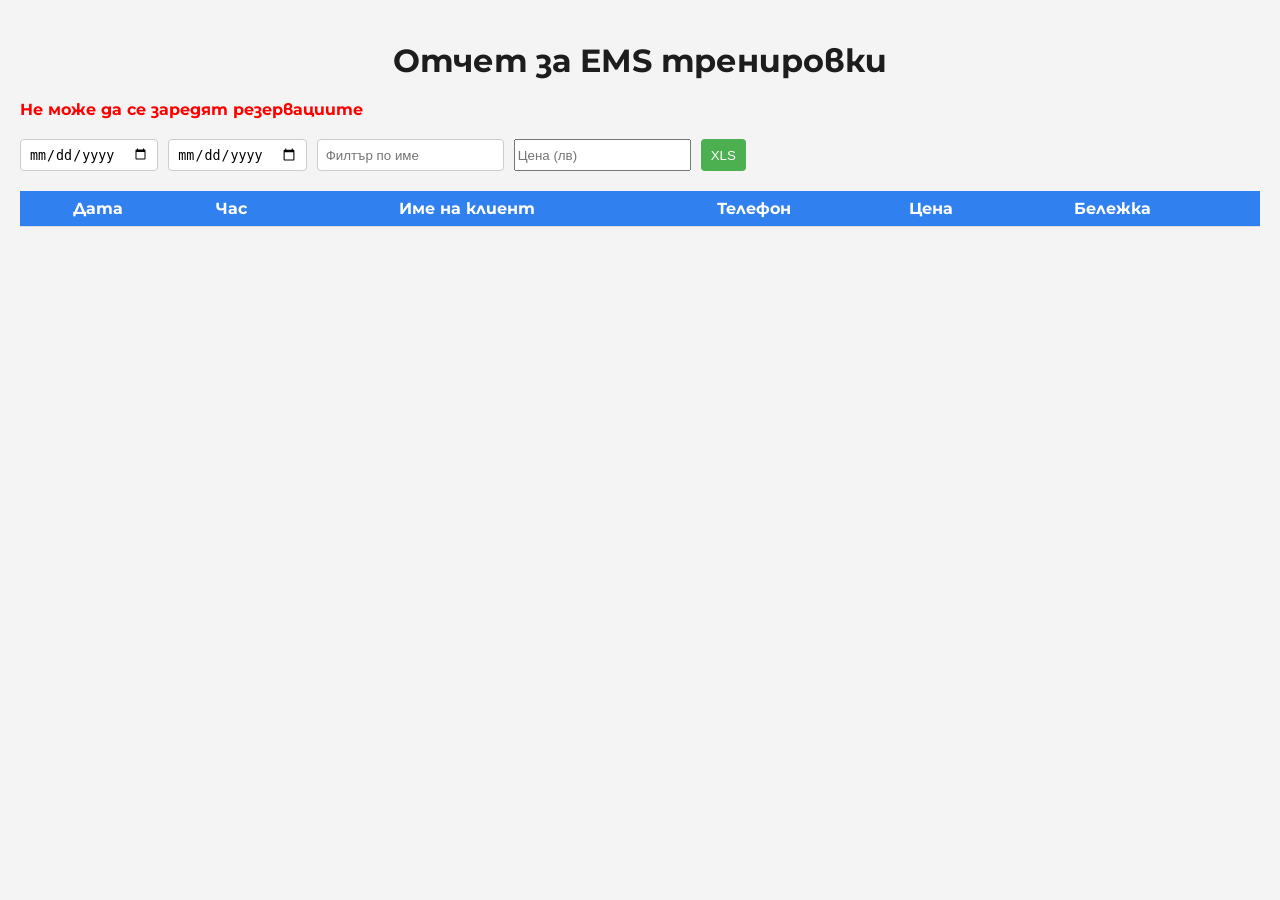
<file: acuity-report.html>
<!DOCTYPE html>
<html lang="bg">
<head>
<meta charset="UTF-8">
<meta name="viewport" content="width=device-width, initial-scale=1.0">
<title>EMS Acuity Отчет</title>
<link href="https://fonts.googleapis.com/css2?family=Montserrat:wght@400;500;700&display=swap" rel="stylesheet">
<link rel="stylesheet" href="report.css">
<style>
  body{
    margin:0;
    padding:20px;
    background:#f4f4f4;
    color:#1d1d1d;
  }
  h1{
    text-align:center;
    margin-bottom:20px;
  }
  #filters{
    display:flex;
    gap:10px;
    margin-bottom:20px;
  }
  input[type="text"], input[type="date"]{
    padding:6px 8px;
    border:1px solid #ccc;
    border-radius:4px;
  }
  table{
    width:100%;
    border-collapse:collapse;
    background:#fff;
  }
  th, td{
    border-bottom:1px solid #ddd;
    padding:8px;
  }
  th{
    background:#3080f0;
    color:#fff;
    position:sticky;
    top:0;
    z-index:1;
  }
  tbody tr:nth-child(odd){background:#fafafa;}
  textarea{
    width:100%;
    padding:4px;
    box-sizing:border-box;
  }
  button.save{
    background:#3080f0;
    color:#fff;
    border:none;
    padding:6px 10px;
    border-radius:4px;
    cursor:pointer;
  }
  button.download{
    background:#4caf50;
    color:#fff;
    border:none;
    padding:6px 10px;
    border-radius:4px;
    cursor:pointer;
  }
  #summary{
    margin-bottom:20px;
    font-weight:bold;
  }
</style>
</head>
<body>
<h1>Отчет за EMS тренировки</h1>
<div id="summary"></div>
<div id="filters">
  <input type="date" id="startDate"> <input type="date" id="endDate">
  <input type="text" id="filterName" placeholder="Филтър по име">
  <input type="number" id="priceInput" placeholder="Цена (лв)" min="0" step="0.01">
  <button id="exportXls" class="download">XLS</button>
</div>
<div style="overflow-x:auto;">
<table>
  <thead>
    <tr>
      <th>Дата</th>
      <th>Час</th>
      <th>Име на клиент</th>
      <th>Телефон</th>
      <th>Цена</th>
      <th>Бележка</th>
      <th></th>
    </tr>
  </thead>
  <tbody id="appointments"></tbody>
</table>
  </div>
  <script>
    // Укажете адреса на вашия Cloudflare Worker, ако отваряте файла локално
    // или от друг домейн.
    window.ACUITY_URL = 'https://workerai.radilov-k.workers.dev/acuity';
  </script>
  <script>
// Ако отваряте файла локално или от различен домейн,
// задайте window.ACUITY_URL = 'https://workerai.radilov-k.workers.dev/acuity'
// преди да заредите скрипта.
const API_URL =
  (window.ACUITY_URL || '/acuity') +
  '?appointmentTypeID=80052001&calendarID=12342518';
let price = parseFloat(localStorage.getItem('emsPrice')) || 0;
let appointments = [];
let fetchFailed = false;

function fetchAppointments(){
  fetch(API_URL)
    .then(r => r.ok ? r.json() : Promise.reject())
    .then(data => {
      appointments = data;
      fetchFailed = false;
      render();
      const summary = document.getElementById('summary');
      summary.textContent = '';
      summary.style.color = '';
    })
    .catch(() => {
      appointments = [];
      fetchFailed = true;
      render();
      const summary = document.getElementById('summary');
      summary.textContent = 'Не може да се заредят резервациите';
      summary.style.color = 'red';
    });
}

function render(){
  const startDate=document.getElementById('startDate').value;
  const filterName=document.getElementById('filterName').value.toLowerCase();
  const endDate=document.getElementById('endDate').value;
  const body=document.getElementById('appointments');
  body.innerHTML='';
  let data=[...appointments];
  data.sort((a,b)=> new Date(b.datetime)-new Date(a.datetime));
  if(startDate){
    data=data.filter(a=> new Date(a.datetime)>=new Date(startDate));
  }
  if(endDate){
    const end=new Date(endDate);
    end.setDate(end.getDate()+1);
    data=data.filter(a=> new Date(a.datetime)<end);
  }
  data.forEach(a=>{
    const tr=document.createElement('tr');
    tr.innerHTML=`<td>${a.date}</td><td>${a.time}</td><td>${a.firstName} ${a.lastName}</td><td>${a.phone}</td><td>${price.toFixed(2)} лв</td><td><textarea id="note-${a.id}"></textarea></td><td><button class="save" data-id="${a.id}">💾</button></td>`;
    body.appendChild(tr);
    const noteEl=tr.querySelector('textarea');
    noteEl.value=localStorage.getItem('note-'+a.id)||'';
  });
  document.querySelectorAll('button.save').forEach(btn=>btn.addEventListener('click',saveNote));
  updateSummary(data);
}

function saveNote(e){
  const id=e.target.getAttribute('data-id');
  const val=document.getElementById('note-'+id).value;
  localStorage.setItem('note-'+id,val);
  e.target.textContent='✅';
  setTimeout(()=>{e.target.textContent='💾';},1000);
}

function updateSummary(list){
  const summary=document.getElementById('summary');
  const start=document.getElementById('startDate').value;
  const end=document.getElementById('endDate').value;
  if(fetchFailed){
    summary.textContent = 'Не може да се заредят резервациите';
    summary.style.color = 'red';
    return;
  }
  summary.style.color = '';
  const map={};
  list.forEach(a=>{
    const d=a.date;
    if(!map[d]) map[d]=0;
    map[d]++;
  });
  const lines=Object.keys(map)
    .sort((a,b)=> new Date(b)-new Date(a))
    .map(d=>`${d}: ${map[d]} резервации – ${(map[d]*price).toFixed(2)} лв`);
  const total=list.length;
  lines.unshift(`Общо за периода ${start||'начало'} – ${end||'край'}: ${total} резервации – ${(total*price).toFixed(2)} лв`);
  summary.innerHTML=lines.join('<br>');
}

function exportXls(){
  const table=document.querySelector('table').outerHTML;
  const html=`<html lang="bg"><head><meta charset="UTF-8"></head><body>${table}</body></html>`;
  const blob=new Blob(['\ufeff'+html],{type:'application/vnd.ms-excel;charset=utf-8'});
  const url=URL.createObjectURL(blob);
  const a=document.createElement('a');
  a.href=url;
  a.download='acuity-report.xls';
  a.click();
  URL.revokeObjectURL(url);
}

document.getElementById('startDate').addEventListener('input',render);
document.getElementById("endDate").addEventListener("input",render);
document.getElementById('filterName').addEventListener('input',render);
const priceInput=document.getElementById('priceInput');
priceInput.value = price || '';
priceInput.addEventListener('input',e=>{
  price=parseFloat(e.target.value)||0;
  localStorage.setItem('emsPrice', price);
  render();
});

document.getElementById('exportXls').addEventListener('click', exportXls);

document.addEventListener('DOMContentLoaded',fetchAppointments);
</script>
</body>
</html>
</file>
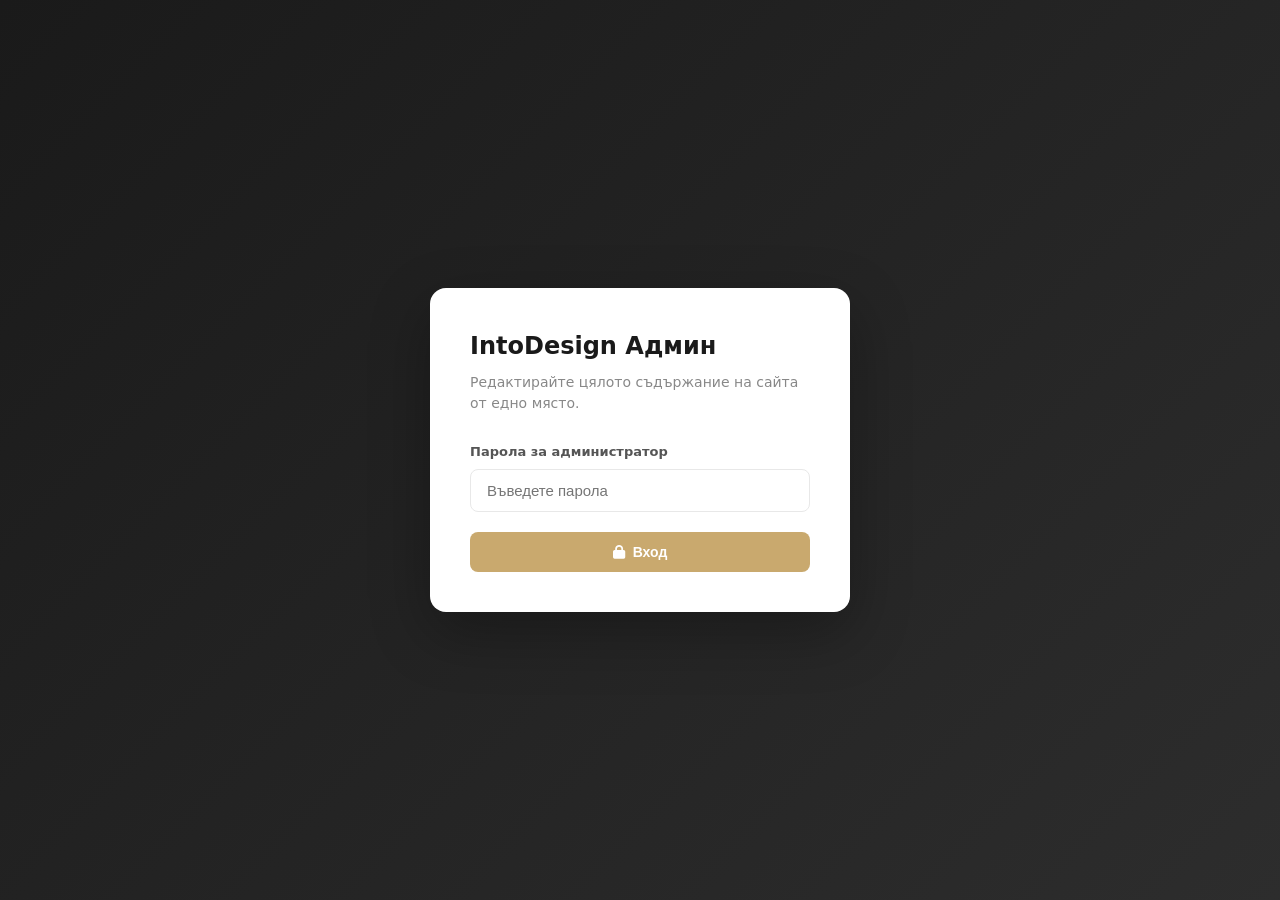
<file: admin.html>
<!DOCTYPE html>
<html lang="bg">
<head>
    <meta charset="UTF-8">
    <meta name="viewport" content="width=device-width, initial-scale=1.0">
    <title>Админ панел — IntoDesign Studio</title>
    <link rel="stylesheet" href="https://cdnjs.cloudflare.com/ajax/libs/font-awesome/6.4.0/css/all.min.css">
    <link rel="stylesheet" href="admin.css">
</head>
<body>
    <!-- Login -->
    <div class="login-screen" id="loginScreen">
        <div class="login-card">
            <h1>IntoDesign Админ</h1>
            <p>Редактирайте цялото съдържание на сайта от едно място.</p>
            <p class="login-error" id="loginError">Грешна парола. Опитайте отново.</p>
            <form id="loginForm">
                <label for="adminPassword">Парола за администратор</label>
                <input type="password" id="adminPassword" placeholder="Въведете парола" required autocomplete="current-password">
                <button type="submit" class="btn btn-primary"><i class="fas fa-lock"></i> Вход</button>
            </form>
        </div>
    </div>

    <!-- Admin App -->
    <div class="admin-app" id="adminApp" hidden>
        <aside class="admin-sidebar">
            <div class="admin-brand">
                <h2>INTO</h2>
                <span>Админ панел</span>
            </div>
            <nav class="admin-nav" id="adminNav">
                <button type="button" data-section="meta" class="active"><i class="fas fa-cog"></i> Общи настройки</button>
                <button type="button" data-section="header"><i class="fas fa-heading"></i> Хедър</button>
                <button type="button" data-section="hero"><i class="fas fa-images"></i> Слайдер</button>
                <button type="button" data-section="about"><i class="fas fa-info-circle"></i> За нас</button>
                <button type="button" data-section="portfolio"><i class="fas fa-th"></i> Портфолио</button>
                <button type="button" data-section="services"><i class="fas fa-concierge-bell"></i> Услуги</button>
                <button type="button" data-section="video"><i class="fas fa-play-circle"></i> Видео</button>
                <button type="button" data-section="team"><i class="fas fa-users"></i> Екип</button>
                <button type="button" data-section="testimonials"><i class="fas fa-quote-left"></i> Отзиви</button>
                <button type="button" data-section="inquiries" id="navInquiries"><i class="fas fa-inbox"></i> Запитвания <span class="nav-badge" id="inquiriesBadge" hidden>0</span></button>
                <button type="button" data-section="contact"><i class="fas fa-envelope"></i> Контакти</button>
                <button type="button" data-section="footer"><i class="fas fa-shoe-prints"></i> Футър</button>
            </nav>
            <div class="admin-sidebar-footer">
                <a href="main.html" target="_blank"><i class="fas fa-external-link-alt"></i> Виж сайта</a>
                <a href="#" id="logoutBtn"><i class="fas fa-sign-out-alt"></i> Изход</a>
            </div>
        </aside>

        <main class="admin-main">
            <header class="admin-topbar">
                <h1 id="sectionTitle">Общи настройки</h1>
                <div class="admin-actions">
                    <button type="button" class="btn btn-secondary btn-sm" id="btnPreview"><i class="fas fa-eye"></i> Преглед</button>
                    <button type="button" class="btn btn-secondary btn-sm" id="btnDownload"><i class="fas fa-download"></i> Изтегли JSON</button>
                    <button type="button" class="btn btn-primary btn-sm" id="btnPublish"><i class="fas fa-cloud-upload-alt"></i> Публикувай</button>
                </div>
            </header>
            <div class="admin-content" id="adminContent"></div>
        </main>
    </div>

    <div class="admin-toast" id="toast"></div>

    <!-- New inquiries alert -->
    <div class="admin-modal-overlay" id="inquiriesAlertModal" hidden>
        <div class="admin-modal">
            <div class="admin-modal-header">
                <h2><i class="fas fa-bell"></i> Нови клиентски запитвания</h2>
                <button type="button" class="btn btn-secondary btn-sm" id="closeInquiriesAlert"><i class="fas fa-times"></i></button>
            </div>
            <div class="admin-modal-body" id="inquiriesAlertBody"></div>
            <div class="admin-modal-footer">
                <button type="button" class="btn btn-secondary" id="markAllReadBtn">Маркирай всички като прочетени</button>
                <button type="button" class="btn btn-primary" id="goToInquiriesBtn">Виж всички запитвания</button>
            </div>
        </div>
    </div>

    <script src="admin.js"></script>
</body>
</html>
</file>
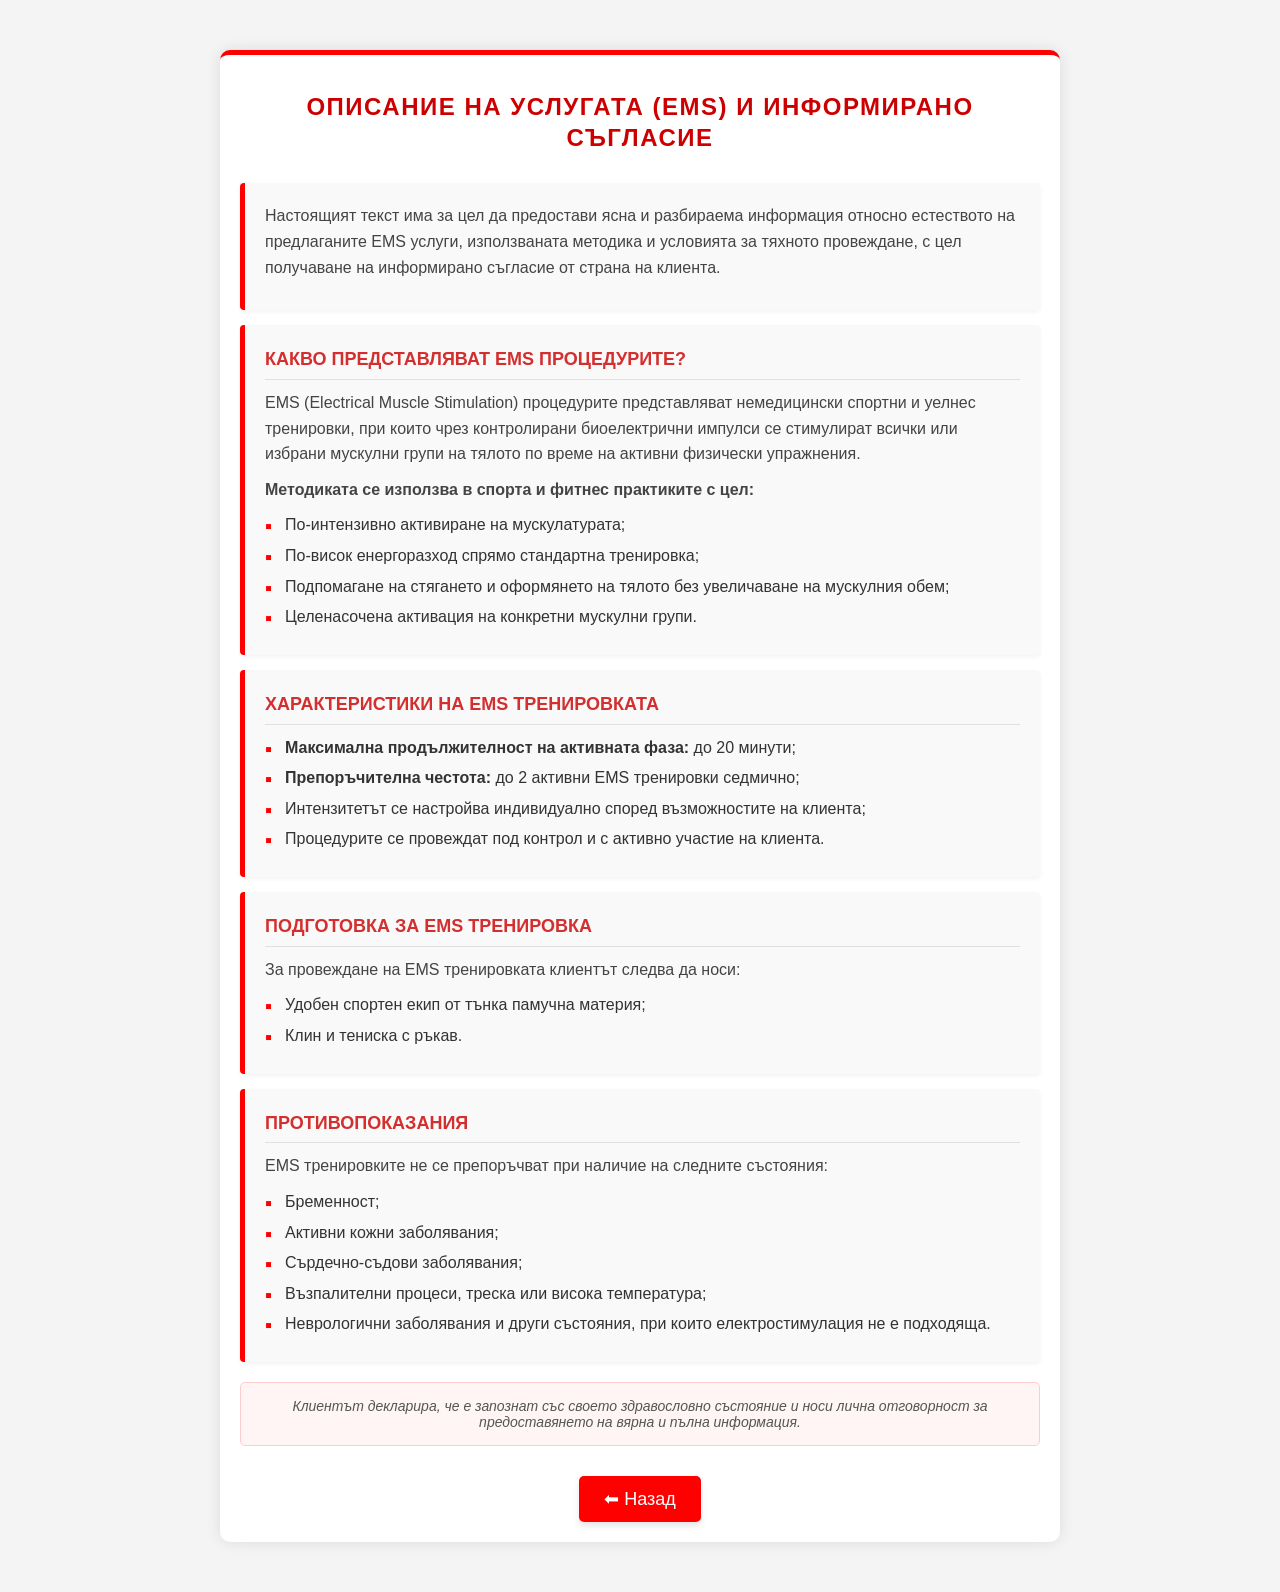
<file: agreement.html>
<!DOCTYPE html>
<html lang="bg">
<head>
    <meta charset="UTF-8">
    <meta name="viewport" content="width=device-width, initial-scale=1.0">
    <title>Описание на услугата и Информирано съгласие</title>
    <style>
        body {
            font-family: Arial, sans-serif;
            margin: 0;
            padding: 0;
            background-color: #f4f4f4; /* Светъл фон на страницата */
            color: #333; /* Тъмен текст */
            text-align: center;
        }
        .container {
            max-width: 90%;
            width: 800px;
            margin: 50px auto;
            padding: 20px;
            background-color: #fff; /* Бял контейнер */
            border-radius: 10px;
            box-shadow: 0 0 15px rgba(0, 0, 0, 0.1); /* Мека сянка */
            border-top: 5px solid #ff0000; /* Червен акцент отгоре */
        }
        h1 {
            color: #cc0000; /* Тъмно червено за заглавието */
            text-transform: uppercase;
            letter-spacing: 1.5px;
            margin-bottom: 30px;
            font-size: 24px;
            line-height: 1.3;
        }
        .content-area {
            display: flex;
            flex-direction: column;
            gap: 15px;
        }
        .info-card {
            background-color: #f9f9f9; /* Много светло сиво за блоковете */
            border-left: 5px solid #ff0000;
            padding: 20px;
            text-align: left;
            font-size: 16px;
            line-height: 1.6;
            border-radius: 4px;
            box-shadow: 0 2px 4px rgba(0,0,0,0.05);
        }
        .info-card h2 {
            color: #d32f2f;
            font-size: 18px;
            margin-top: 0;
            margin-bottom: 10px;
            text-transform: uppercase;
            border-bottom: 1px solid #e0e0e0;
            padding-bottom: 5px;
        }
        .info-card p {
            margin: 0 0 10px 0;
            color: #444;
        }
        .info-card ul {
            margin: 0;
            padding-left: 20px;
            list-style: none;
        }
        .info-card li {
            position: relative;
            margin-bottom: 5px;
            color: #333;
        }
        /* Червени булети за списъците */
        .info-card li::before {
            content: "▪";
            color: #ff0000;
            font-size: 20px;
            position: absolute;
            left: -20px;
            line-height: 1.4;
        }
        .declaration {
            margin-top: 20px;
            padding: 15px;
            border: 1px solid #ffcccc;
            background-color: #fff5f5; /* Бледо червеникав фон */
            color: #555;
            font-style: italic;
            font-size: 14px;
            border-radius: 5px;
        }
        .back-button {
            display: inline-block;
            margin-top: 30px;
            padding: 12px 25px;
            background-color: #ff0000;
            color: #fff;
            font-size: 18px;
            border: none;
            border-radius: 5px;
            cursor: pointer;
            transition: background 0.3s ease;
            box-shadow: 0 4px 6px rgba(0,0,0,0.1);
        }
        .back-button:hover {
            background-color: #cc0000;
        }
        @media screen and (max-width: 768px) {
            .container {
                width: 95%;
                padding: 15px;
            }
            h1 {
                font-size: 20px;
            }
            .info-card {
                font-size: 15px;
                padding: 15px;
            }
            .back-button {
                font-size: 16px;
                padding: 10px 20px;
            }
        }
    </style>
</head>
<body>
    <div class="container">
        <h1>Описание на услугата (EMS) и Информирано съгласие</h1>
        
        <div class="content-area">
            <!-- Въведение -->
            <div class="info-card">
                <p>Настоящият текст има за цел да предостави ясна и разбираема информация относно естеството на предлаганите EMS услуги, използваната методика и условията за тяхното провеждане, с цел получаване на информирано съгласие от страна на клиента.</p>
            </div>

            <!-- Какво представляват -->
            <div class="info-card">
                <h2>Какво представляват EMS процедурите?</h2>
                <p>EMS (Electrical Muscle Stimulation) процедурите представляват немедицински спортни и уелнес тренировки, при които чрез контролирани биоелектрични импулси се стимулират всички или избрани мускулни групи на тялото по време на активни физически упражнения.</p>
                <p><strong>Методиката се използва в спорта и фитнес практиките с цел:</strong></p>
                <ul>
                    <li>По-интензивно активиране на мускулатурата;</li>
                    <li>По-висок енергоразход спрямо стандартна тренировка;</li>
                    <li>Подпомагане на стягането и оформянето на тялото без увеличаване на мускулния обем;</li>
                    <li>Целенасочена активация на конкретни мускулни групи.</li>
                </ul>
            </div>

            <!-- Характеристики -->
            <div class="info-card">
                <h2>Характеристики на EMS тренировката</h2>
                <ul>
                    <li><strong>Максимална продължителност на активната фаза:</strong> до 20 минути;</li>
                    <li><strong>Препоръчителна честота:</strong> до 2 активни EMS тренировки седмично;</li>
                    <li>Интензитетът се настройва индивидуално според възможностите на клиента;</li>
                    <li>Процедурите се провеждат под контрол и с активно участие на клиента.</li>
                </ul>
            </div>

            <!-- Подготовка -->
            <div class="info-card">
                <h2>Подготовка за EMS тренировка</h2>
                <p>За провеждане на EMS тренировката клиентът следва да носи:</p>
                <ul>
                    <li>Удобен спортен екип от тънка памучна материя;</li>
                    <li>Клин и тениска с ръкав.</li>
                </ul>
            </div>

            <!-- Противопоказания -->
            <div class="info-card">
                <h2>Противопоказания</h2>
                <p>EMS тренировките не се препоръчват при наличие на следните състояния:</p>
                <ul>
                    <li>Бременност;</li>
                    <li>Активни кожни заболявания;</li>
                    <li>Сърдечно-съдови заболявания;</li>
                    <li>Възпалителни процеси, треска или висока температура;</li>
                    <li>Неврологични заболявания и други състояния, при които електростимулация не е подходяща.</li>
                </ul>
            </div>
        </div>

        <!-- Декларация -->
        <div class="declaration">
            Клиентът декларира, че е запознат със своето здравословно състояние и носи лична отговорност за предоставянето на вярна и пълна информация.
        </div>
        
        <button class="back-button" onclick="goBack()">⬅ Назад</button>
    </div>
    
    <script>
        function goBack() {
            window.close();
        }
    </script>
</body>
</html>
</file>
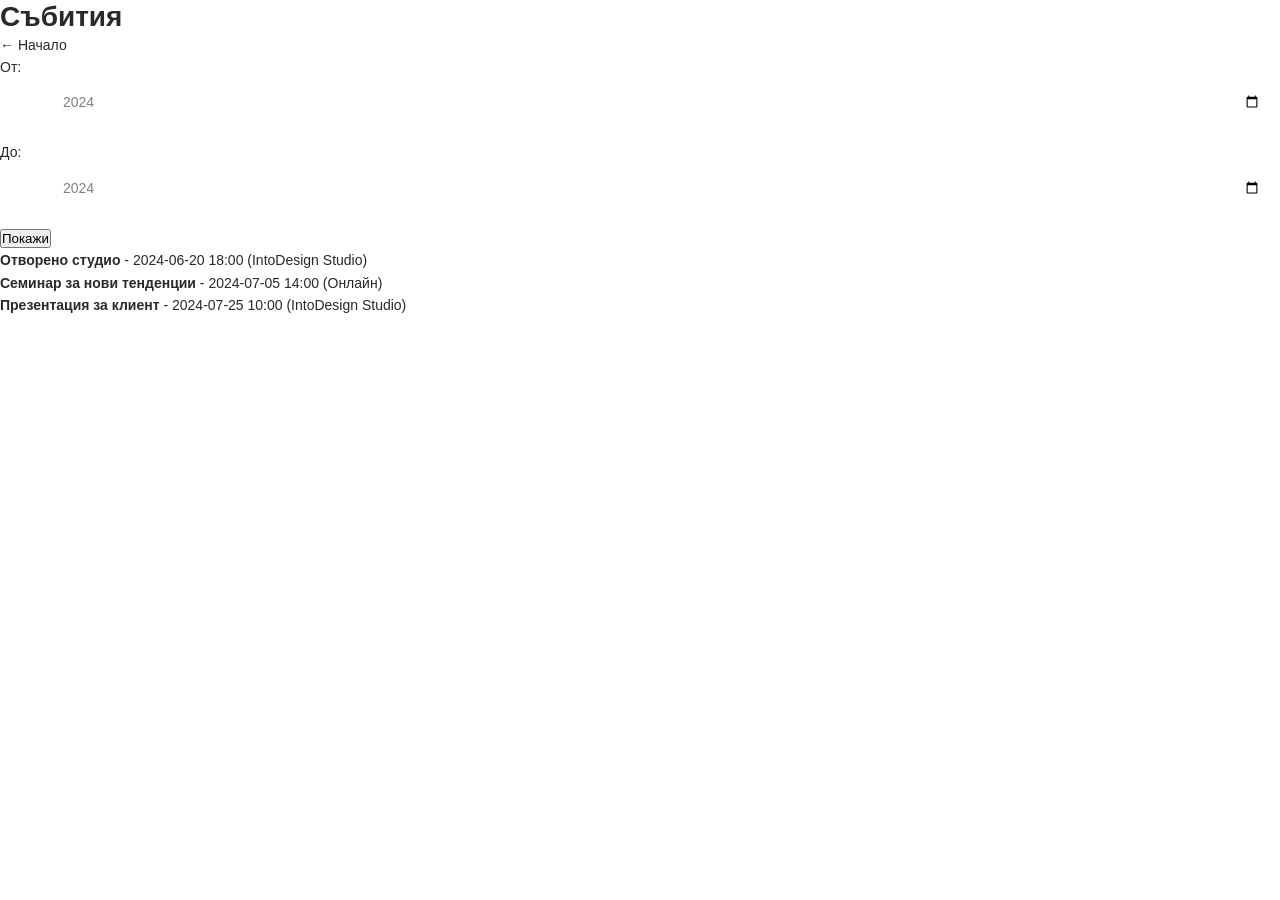
<file: calendar.html>
<!DOCTYPE html>
<html lang="bg">
<head>
  <meta charset="UTF-8">
  <meta name="viewport" content="width=device-width, initial-scale=1.0">
  <title>Календар на събитията - IntoDesign</title>
  <link rel="stylesheet" href="style.css">
</head>
<body>
  <header class="subpage-header">
    <div class="container">
      <h1>Събития</h1>
      <nav><a href="main.html">&larr; Начало</a></nav>
    </div>
  </header>
  <main class="container">
    <form id="date-filter" class="events-filter">
      <div class="form-group">
        <label for="start-date">От:</label>
        <input type="date" id="start-date">
      </div>
      <div class="form-group">
        <label for="end-date">До:</label>
        <input type="date" id="end-date">
      </div>
      <button id="filter-btn" class="form-submit-btn">Покажи</button>
    </form>
    <div id="events-container"><!-- Събитията ще се заредят тук --></div>
  </main>

  <script src="calendar.js"></script>
</body>
</html>
</file>
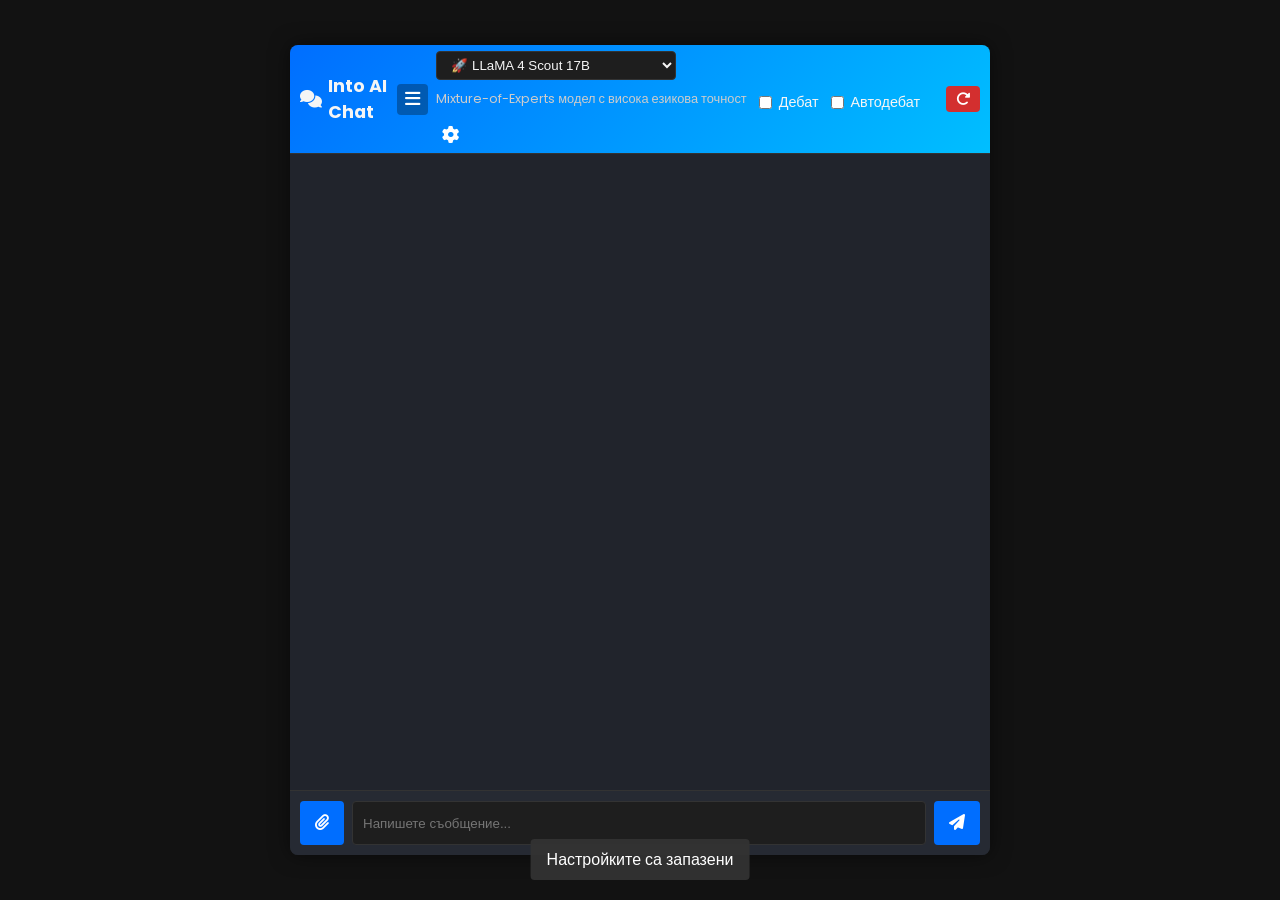
<file: chat.html>
<!DOCTYPE html>
<html lang="bg">
<head>
    <meta charset="UTF-8">
    <meta name="viewport" content="width=device-width, initial-scale=1.0">
    <title>Into AI Chat</title>
    <link rel="stylesheet" href="https://cdnjs.cloudflare.com/ajax/libs/font-awesome/6.4.0/css/all.min.css">
    <link href="https://fonts.googleapis.com/css2?family=Poppins:wght@400;500;600&display=swap" rel="stylesheet">
    <link rel="stylesheet" href="chat.css">
</head>
<body>
    <div id="chat-container" class="chat-container">
        <header class="chat-header">
            <h1><i class="fas fa-comments"></i> Into AI Chat</h1>
            <div class="header-buttons">
                <button id="menu-toggle" class="menu-toggle" aria-label="Меню" aria-expanded="true" title="Меню"><i class="fas fa-bars"></i></button>
                <button id="debate-icon" class="icon-btn collapsed-only" aria-label="Дебат" title="Дебат"><i class="fas fa-users"></i></button>
                <button id="auto-debate-icon" class="icon-btn collapsed-only" aria-label="Автодебат" title="Автодебат"><i class="fas fa-robot"></i></button>
                <button id="settings-icon" class="icon-btn collapsed-only" aria-label="Настройки" title="Настройки"><i class="fas fa-cog"></i></button>
                <button type="button" id="pause-icon" class="icon-btn collapsed-only hidden" aria-label="Пауза" title="Пауза"><i class="fas fa-pause"></i></button>
            </div>
                <div class="controls">
                <select id="model-select">
                    <option data-desc="Стандартен модел за разговор" value="@cf/meta/llama-3.1-8b-instruct">🧠 Разговор</option>
                    <option data-desc="Универсален чат модел" value="@cf/qwen/qwen1.5-7b-chat-awq">🤖 Qwen 1.5-7B</option>
                    <option data-desc="По-голям модел за генерация на текст" value="@hf/thebloke/llama-2-13b-chat-awq">🦙 Llama-2 13B</option>
                    <option data-desc="Многоезичен модел с отлична поддръжка на български. Подходящ за есета и обяснения" value="@cf/google/gemma-3-12b-it">✨ Gemma 3 - 12B</option>
                    <option data-desc="Mixture-of-Experts модел с висока езикова точност" value="@cf/meta/llama-4-scout-17b-16e-instruct" selected>🚀 LLaMA 4 Scout 17B</option>
                    <option data-desc="Силен при структурирано мислене и сложни теми" value="@cf/mistralai/mistral-small-3.1-24b-instruct">🛡 Mistral Small 3.1 24B</option>
                    <option data-desc="Най-мощният модел, подходящ за задълбочени анализи" value="@cf/meta/llama-3.3-70b-instruct-fp8-fast">🏋️ LLaMA 3.3 70B FP8</option>
                    <option data-desc="Компактен и бърз модел" value="@cf/meta/llama-3-8b-instruct">💡 LLaMA 3 - 8B</option>
                    <option data-desc="Генериране на изображение" value="@cf/flux-1-schnell">🎨 Генериране на изображение</option>
                    <option data-desc="Анализ на изображение" value="@cf/llama-3.2-11b-vision-instruct">🖼 Анализ на изображение</option>
                    <option data-desc="Разпознаване на реч" value="@cf/openai/whisper-large-v3">🔊 Разпознаване на реч</option>
                    <option data-desc="Гласов чат" value="voice-chat">🗣 Гласов чат</option>
                </select>
                <p id="model-desc-1" class="model-description"></p>
                <label class="debate-toggle"><input type="checkbox" id="debate-mode"> Дебат</label>
                <label class="auto-debate-toggle"><input type="checkbox" id="auto-debate"> Автодебат</label>
                <button type="button" id="pause-btn" class="pause-btn hidden">Пауза</button>
                <button type="button" id="settings-btn" class="settings-btn"><i class="fas fa-cog"></i></button>
                <select id="model-select-2" class="hidden" aria-label="Модел за Ницше">
                    <option data-desc="Стандартен модел за разговор" value="@cf/meta/llama-3.1-8b-instruct">🧠 Разговор</option>
                    <option data-desc="Универсален чат модел" value="@cf/qwen/qwen1.5-7b-chat-awq">🤖 Qwen 1.5-7B</option>
                    <option data-desc="По-голям модел за генерация на текст" value="@hf/thebloke/llama-2-13b-chat-awq">🦙 Llama-2 13B</option>
                    <option data-desc="Многоезичен модел с отлична поддръжка на български. Подходящ за есета и обяснения" value="@cf/google/gemma-3-12b-it">✨ Gemma 3 - 12B</option>
                    <option data-desc="Mixture-of-Experts модел с висока езикова точност" value="@cf/meta/llama-4-scout-17b-16e-instruct" selected>🚀 LLaMA 4 Scout 17B</option>
                    <option data-desc="Силен при структурирано мислене и сложни теми" value="@cf/mistralai/mistral-small-3.1-24b-instruct">🛡 Mistral Small 3.1 24B</option>
                    <option data-desc="Най-мощният модел, подходящ за задълбочени анализи" value="@cf/meta/llama-3.3-70b-instruct-fp8-fast">🏋️ LLaMA 3.3 70B FP8</option>
                    <option data-desc="Компактен и бърз модел" value="@cf/meta/llama-3-8b-instruct">💡 LLaMA 3 - 8B</option>
                    <option data-desc="Генериране на изображение" value="@cf/flux-1-schnell">🎨 Генериране на изображение</option>
                    <option data-desc="Анализ на изображение" value="@cf/llama-3.2-11b-vision-instruct">🖼 Анализ на изображение</option>
                    <option data-desc="Разпознаване на реч" value="@cf/openai/whisper-large-v3">🔊 Разпознаване на реч</option>
                </select>
                <p id="model-desc-2" class="model-description hidden"></p>
            </div>
            <button type="button" id="restart-chat" class="clear-btn icon-btn" aria-label="Рестарт" title="Рестарт"><i class="fas fa-rotate-right"></i></button>
        </header>
        <div id="settings-modal" class="modal hidden">
            <div class="modal-content">
                <h2>Настройки</h2>
                <label>Име на потребител:
                    <input type="text" id="user-name-input" placeholder="Вашето име">
                </label>
                <label>Име на първия бот:
                    <input type="text" id="bot1-name-input" placeholder="Платон">
                </label>
                <label>Име на втория бот:
                    <input type="text" id="bot2-name-input" placeholder="Ницше">
                </label>
                <label>Общ промпт за двата бота:
                    <textarea id="common-prompt" rows="2"></textarea>
                </label>
                <label>Промпт за първия бот:
                    <textarea id="prompt-1" rows="3"></textarea>
                </label>
                <label>Промпт за втория бот:
                    <textarea id="prompt-2" rows="3"></textarea>
                </label>
                <label>Дължина на отговора (бот 1):
                    <input type="range" id="length-1" min="20" max="400" value="60">
                    <span class="value">60</span>
                </label>
                <label>Температура (бот 1):
                    <input type="range" id="temp-1" min="0" max="1.5" step="0.1" value="0.7">
                    <span class="value">0.7</span>
                </label>
                <label>Дължина на отговора (бот 2):
                    <input type="range" id="length-2" min="20" max="400" value="60">
                    <span class="value">60</span>
                </label>
                <label>Температура (бот 2):
                    <input type="range" id="temp-2" min="0" max="1.5" step="0.1" value="0.7">
                    <span class="value">0.7</span>
                </label>
                <label>Хумор:
                    <input type="range" id="humor-level" min="0" max="10" value="0">
                    <span class="value">0</span>
                </label>
                <label>Сарказъм:
                    <input type="range" id="sarcasm-level" min="0" max="10" value="0">
                    <span class="value">0</span>
                </label>
                <label>Агресия:
                    <input type="range" id="aggression-level" min="0" max="10" value="0">
                    <span class="value">0</span>
                </label>
                <label>Изчакване (сек.):
                    <input type="range" id="delay-level" min="0" max="10" value="3">
                    <span class="value">3</span>
                </label>
                <div class="profile-actions">
                    <select id="profile-select">
                        <option value="">--Профил--</option>
                    </select>
                    <button type="button" id="load-profile">Зареди</button>
                    <button type="button" id="save-profile">Запази профил</button>
                </div>
                <div class="modal-actions">
                    <button type="button" id="save-settings">Запази</button>
                    <button type="button" id="cancel-settings">Отказ</button>
                </div>
            </div>
        </div>
        <div id="prompt-overlay" class="prompt-overlay hidden">
            <textarea id="prompt-overlay-text"></textarea>
            <button type="button" id="prompt-overlay-close">Готово</button>
        </div>
        <div id="messages" class="messages"></div>
        <form id="chat-form" class="chat-form">
            <button type="button" id="send-file" class="file-btn"><i class="fas fa-paperclip"></i></button>
            <input type="file" id="file-input" accept="image/*" hidden>
            <button type="button" id="voice-btn" class="voice-btn"><i class="fas fa-microphone"></i></button>
            <input type="text" id="user-input" placeholder="Напишете съобщение..." required autocomplete="off">
            <button type="submit" class="send-btn"><i class="fas fa-paper-plane"></i></button>
        </form>
    </div>
    <script src="chat.js"></script>
</body>
</html>
</file>
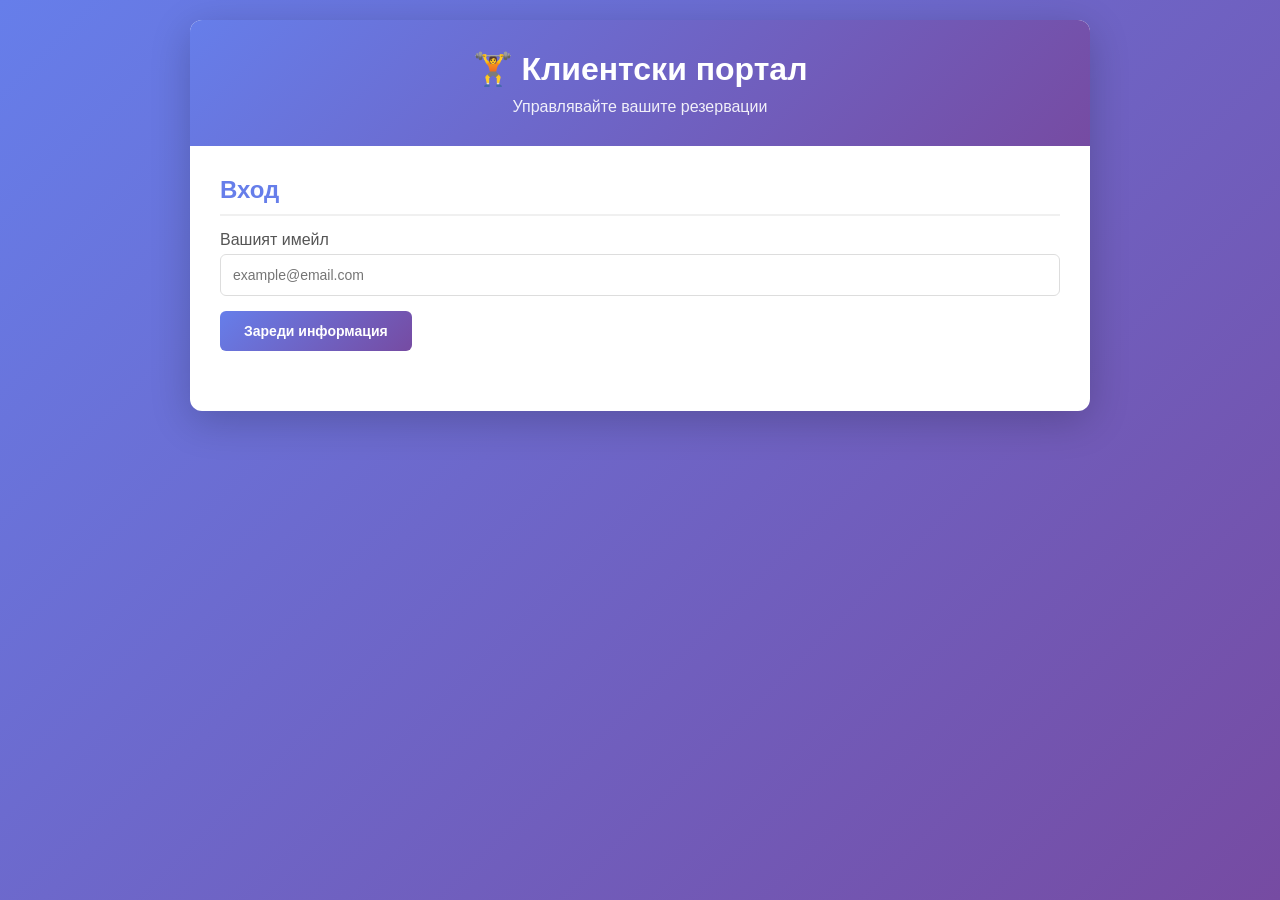
<file: client-portal.html>
<!DOCTYPE html>
<html lang="bg">
<head>
    <meta charset="UTF-8">
    <meta name="viewport" content="width=device-width, initial-scale=1.0">
    <title>Клиентски портал - IntoDesign</title>
    <style>
        * {
            margin: 0;
            padding: 0;
            box-sizing: border-box;
        }

        body {
            font-family: 'Segoe UI', Tahoma, Geneva, Verdana, sans-serif;
            background: linear-gradient(135deg, #667eea 0%, #764ba2 100%);
            min-height: 100vh;
            padding: 20px;
        }

        .container {
            max-width: 900px;
            margin: 0 auto;
            background: white;
            border-radius: 12px;
            box-shadow: 0 10px 40px rgba(0,0,0,0.2);
            overflow: hidden;
        }

        .header {
            background: linear-gradient(135deg, #667eea 0%, #764ba2 100%);
            color: white;
            padding: 30px;
            text-align: center;
        }

        .header h1 {
            margin-bottom: 10px;
            font-size: 2em;
        }

        .header p {
            opacity: 0.9;
        }

        .content {
            padding: 30px;
        }

        .section {
            margin-bottom: 30px;
        }

        .section h2 {
            color: #667eea;
            margin-bottom: 15px;
            padding-bottom: 10px;
            border-bottom: 2px solid #f0f0f0;
        }

        .input-group {
            margin-bottom: 15px;
        }

        .input-group label {
            display: block;
            margin-bottom: 5px;
            color: #555;
            font-weight: 500;
        }

        .input-group input,
        .input-group select {
            width: 100%;
            padding: 12px;
            border: 1px solid #ddd;
            border-radius: 6px;
            font-size: 14px;
            transition: border-color 0.3s;
        }

        .input-group input:focus,
        .input-group select:focus {
            outline: none;
            border-color: #667eea;
        }

        .checkbox-label {
            display: flex;
            align-items: center;
            cursor: pointer;
        }

        .checkbox-label input[type="checkbox"] {
            margin-right: 8px;
            width: auto;
        }

        .btn {
            background: linear-gradient(135deg, #667eea 0%, #764ba2 100%);
            color: white;
            padding: 12px 24px;
            border: none;
            border-radius: 6px;
            cursor: pointer;
            font-size: 14px;
            font-weight: 600;
            transition: transform 0.2s, box-shadow 0.2s;
        }

        .btn:hover {
            transform: translateY(-2px);
            box-shadow: 0 5px 15px rgba(102, 126, 234, 0.4);
        }

        .btn:disabled {
            opacity: 0.5;
            cursor: not-allowed;
            transform: none;
        }

        .btn-secondary {
            background: #6c757d;
        }

        .btn-danger {
            background: #dc3545;
        }

        .alert {
            padding: 12px 16px;
            border-radius: 6px;
            margin-bottom: 20px;
            display: none;
        }

        .alert.show {
            display: block;
        }

        .alert-success {
            background: #d4edda;
            color: #155724;
            border: 1px solid #c3e6cb;
        }

        .alert-error {
            background: #f8d7da;
            color: #721c24;
            border: 1px solid #f5c6cb;
        }

        .alert-info {
            background: #d1ecf1;
            color: #0c5460;
            border: 1px solid #bee5eb;
        }

        .card-info {
            background: #f8f9fa;
            padding: 20px;
            border-radius: 8px;
            margin-bottom: 20px;
        }

        .card-info .balance {
            font-size: 2em;
            font-weight: bold;
            color: #667eea;
            margin: 10px 0;
        }

        .appointments-list {
            list-style: none;
        }

        .appointment-item {
            background: #f8f9fa;
            padding: 15px;
            border-radius: 8px;
            margin-bottom: 10px;
            display: flex;
            justify-content: space-between;
            align-items: center;
            transition: transform 0.2s;
        }

        .appointment-item:hover {
            transform: translateX(5px);
        }

        .appointment-info {
            flex: 1;
        }

        .appointment-time {
            font-weight: bold;
            color: #333;
            margin-bottom: 5px;
        }

        .appointment-type {
            color: #666;
            font-size: 0.9em;
        }

        .appointment-actions {
            display: flex;
            gap: 10px;
        }

        .empty-state {
            text-align: center;
            padding: 40px;
            color: #999;
        }

        .empty-state i {
            font-size: 3em;
            margin-bottom: 15px;
            opacity: 0.5;
        }

        .loading {
            text-align: center;
            padding: 20px;
            color: #667eea;
        }

        .hidden {
            display: none !important;
        }

        @media (max-width: 768px) {
            .container {
                margin: 0;
                border-radius: 0;
            }

            .content {
                padding: 20px;
            }

            .appointment-item {
                flex-direction: column;
                align-items: flex-start;
            }

            .appointment-actions {
                margin-top: 10px;
                width: 100%;
            }

            .appointment-actions button {
                flex: 1;
            }
        }
    </style>
</head>
<body>
    <div class="container">
        <div class="header">
            <h1>🏋️ Клиентски портал</h1>
            <p>Управлявайте вашите резервации</p>
        </div>

        <div class="content">
            <!-- Alert Messages -->
            <div id="alert" class="alert"></div>

            <!-- Email Input Section -->
            <div id="email-section" class="section">
                <h2>Вход</h2>
                <div class="input-group">
                    <label for="email">Вашият имейл</label>
                    <input type="email" id="email" placeholder="example@email.com" required>
                </div>
                <button class="btn" onclick="loadClientInfo()">Зареди информация</button>
            </div>

            <!-- Loading State -->
            <div id="loading" class="loading hidden">
                <p>⏳ Зареждане...</p>
            </div>

            <!-- Client Info Section -->
            <div id="client-info-section" class="section hidden">
                <h2>Вашата карта</h2>
                <div class="card-info">
                    <p>Имейл: <strong id="client-email"></strong></p>
                    <div id="balance-display">
                        <p>Оставащи посещения:</p>
                        <div class="balance" id="client-balance">-</div>
                    </div>
                    <p id="booking-status" style="margin-top: 10px; color: #666;"></p>
                </div>
            </div>

            <!-- Upcoming Appointments -->
            <div id="upcoming-section" class="section hidden">
                <h2>Предстоящи резервации</h2>
                <ul id="upcoming-list" class="appointments-list"></ul>
            </div>

            <!-- Past Appointments -->
            <div id="past-section" class="section hidden">
                <h2>Минали резервации</h2>
                <ul id="past-list" class="appointments-list"></ul>
            </div>

            <!-- Booking Section -->
            <div id="booking-section" class="section hidden">
                <h2>Запази час</h2>
                <div class="alert alert-info show" id="booking-info">
                    <p id="booking-rules"></p>
                </div>
                <form id="booking-form" onsubmit="return bookAppointment(event)">
                    <div class="input-group">
                        <label for="appointmentTypeID">Тип услуга *</label>
                        <select id="appointmentTypeID" required>
                            <option value="">Зареждане на услуги...</option>
                        </select>
                    </div>
                    <div class="input-group">
                        <label for="booking-date">Дата *</label>
                        <input type="date" id="booking-date" required>
                    </div>
                    <div class="input-group" id="timeslots-group" style="display: none;">
                        <label for="timeslot">Свободни часове *</label>
                        <select id="timeslot" required>
                            <option value="">Изберете час...</option>
                        </select>
                        <small style="color: #999;" id="timeslots-info"></small>
                    </div>
                    <div class="input-group">
                        <label for="firstName">Име *</label>
                        <input type="text" id="firstName" placeholder="Вашето име" required>
                    </div>
                    <div class="input-group">
                        <label for="lastName">Фамилия *</label>
                        <input type="text" id="lastName" placeholder="Вашата фамилия" required>
                    </div>
                    <div class="input-group">
                        <label for="phone">Телефон</label>
                        <input type="tel" id="phone" placeholder="+359...">
                    </div>
                    <div class="input-group">
                        <label class="checkbox-label">
                            <input type="checkbox" id="acceptTerms" required>
                            <span>Запознат съм и приемам условията *</span>
                        </label>
                    </div>
                    <button type="submit" class="btn" id="book-btn">📅 Запази час</button>
                </form>
            </div>
        </div>
    </div>

    <script src="client-portal.js"></script>
</body>
</html>
</file>
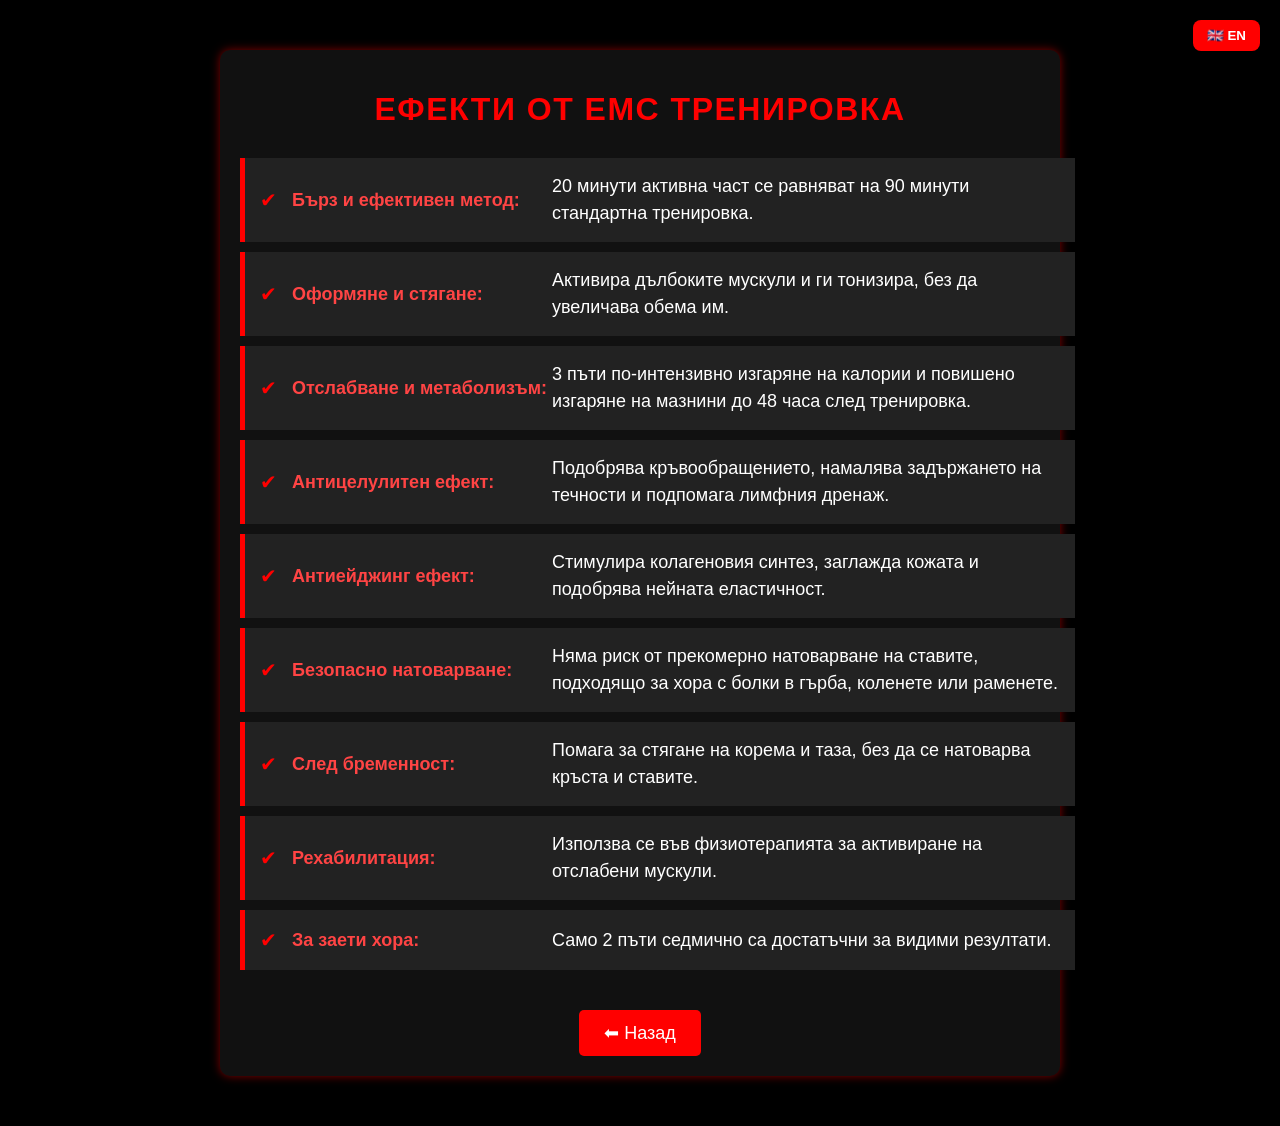
<file: effects.html>
<!DOCTYPE html>
<html lang="bg">
<head>
    <meta charset="UTF-8">
    <meta name="viewport" content="width=device-width, initial-scale=1.0">
    <title data-en="EMS Workout Effects">Ефекти от ЕМС тренировка</title>
    <style>
        body {
            font-family: Arial, sans-serif;
            margin: 0;
            padding: 0;
            background-color: #000;
            color: #fff;
            text-align: center;
        }
        .container {
            max-width: 90%;
            width: 800px;
            margin: 50px auto;
            padding: 20px;
            background-color: #111;
            border-radius: 10px;
            box-shadow: 0 0 10px rgba(255, 0, 0, 0.5);
        }
        h1 {
            color: #ff0000;
            text-transform: uppercase;
            letter-spacing: 1.5px;
            margin-bottom: 30px;
        }
        .benefits {
            display: flex;
            flex-direction: column;
            align-items: flex-start;
        }
        .benefit {
            display: flex;
            align-items: center;
            width: 100%;
            padding: 15px;
            border-left: 5px solid #ff0000;
            background-color: #222;
            font-size: 18px;
            line-height: 1.5;
            margin-bottom: 10px;
            text-align: left;
        }
        .benefit strong {
            min-width: 260px;
            display: inline-block;
            color: #ff4444;
        }
        .benefit::before {
            content: "✔";
            color: #ff0000;
            font-size: 20px;
            margin-right: 15px;
        }
        .back-button {
            display: inline-block;
            margin-top: 30px;
            padding: 12px 25px;
            background-color: #ff0000;
            color: #fff;
            font-size: 18px;
            border: none;
            border-radius: 5px;
            cursor: pointer;
            transition: background 0.3s ease;
        }
        .back-button:hover {
            background-color: #cc0000;
        }
        .lang-btn {
            position: fixed;
            top: 20px;
            right: 20px;
            padding: 8px 14px;
            background-color: #ff0000;
            color: #fff;
            border: none;
            border-radius: 8px;
            font-weight: 600;
            cursor: pointer;
        }
        @media screen and (max-width: 768px) {
            .container {
                width: 95%;
                padding: 15px;
            }
            .benefit {
                font-size: 16px;
                flex-direction: column;
                align-items: flex-start;
            }
            .benefit strong {
                min-width: auto;
                display: block;
                margin-bottom: 5px;
            }
            .back-button {
                font-size: 16px;
                padding: 10px 20px;
            }
        }
    </style>
</head>
<body>
    <button id="lang-toggle" class="lang-btn" title="English version">🇬🇧 EN</button>
    <div class="container">
        <h1 data-en="EMS Workout Effects">Ефекти от ЕМС тренировка</h1>
        <div class="benefits">
            <div class="benefit" data-en="Quick and effective method: 20 minutes of activity equal 90 minutes of standard training."> <strong>Бърз и ефективен метод:</strong> 20 минути активна част се равняват на 90 минути стандартна тренировка.</div>
            <div class="benefit" data-en="Shaping and toning: Activates deep muscles and tones them without increasing size."> <strong>Оформяне и стягане:</strong> Активира дълбоките мускули и ги тонизира, без да увеличава обема им.</div>
            <div class="benefit" data-en="Weight loss and metabolism: Burns calories 3x faster and increases fat burning for 48 hours after the workout."> <strong>Отслабване и метаболизъм:</strong> 3 пъти по-интензивно изгаряне на калории и повишено изгаряне на мазнини до 48 часа след тренировка.</div>
            <div class="benefit" data-en="Anti-cellulite effect: Improves blood circulation, reduces water retention and supports lymph drainage."> <strong>Антицелулитен ефект:</strong> Подобрява кръвообращението, намалява задържането на течности и подпомага лимфния дренаж.</div>
            <div class="benefit" data-en="Anti-aging effect: Stimulates collagen synthesis, smooths the skin and improves elasticity."> <strong>Антиейджинг ефект:</strong> Стимулира колагеновия синтез, заглажда кожата и подобрява нейната еластичност.</div>
            <div class="benefit" data-en="Safe load: No risk of excessive joint strain, suitable for people with back, knee or shoulder pain."> <strong>Безопасно натоварване:</strong> Няма риск от прекомерно натоварване на ставите, подходящо за хора с болки в гърба, коленете или раменете.</div>
            <div class="benefit" data-en="Post pregnancy: Helps tighten the abdomen and pelvis without stressing the back and joints."> <strong>След бременност:</strong> Помага за стягане на корема и таза, без да се натоварва кръста и ставите.</div>
            <div class="benefit" data-en="Rehabilitation: Used in physiotherapy to activate weakened muscles."> <strong>Рехабилитация:</strong> Използва се във физиотерапията за активиране на отслабени мускули.</div>
            <div class="benefit" data-en="For busy people: Twice a week is enough for visible results."> <strong>За заети хора:</strong> Само 2 пъти седмично са достатъчни за видими резултати.</div>
        </div>
        
        <button data-en="⬅ Back" class="back-button" onclick="goBack()">⬅ Назад</button>
    </div>
    
    <script>
        function goBack() {
            window.history.back();
        }
        document.addEventListener("DOMContentLoaded", () => {
            const btn = document.getElementById("lang-toggle");
            const root = document.documentElement;
            document.querySelectorAll("[data-en]").forEach(el => {
                el.dataset.bg = el.innerHTML;
            });
            function switchLang(toEn) {
                root.lang = toEn ? "en" : "bg";
                btn.textContent = toEn ? "🇧🇬 BG" : "🇬🇧 EN";
                btn.title = toEn ? "Български" : "English version";
                document.querySelectorAll("[data-en]").forEach(el => {
                    el.innerHTML = toEn ? el.dataset.en : el.dataset.bg;
                });
                localStorage.setItem('lang', toEn ? 'en' : 'bg');
            }
            btn.addEventListener("click", () => switchLang(root.lang === "bg"));
            const savedLang = localStorage.getItem('lang');
            if (savedLang === 'en') {
                switchLang(true);
            }
        });
    </script>
</body>
</html>
</file>
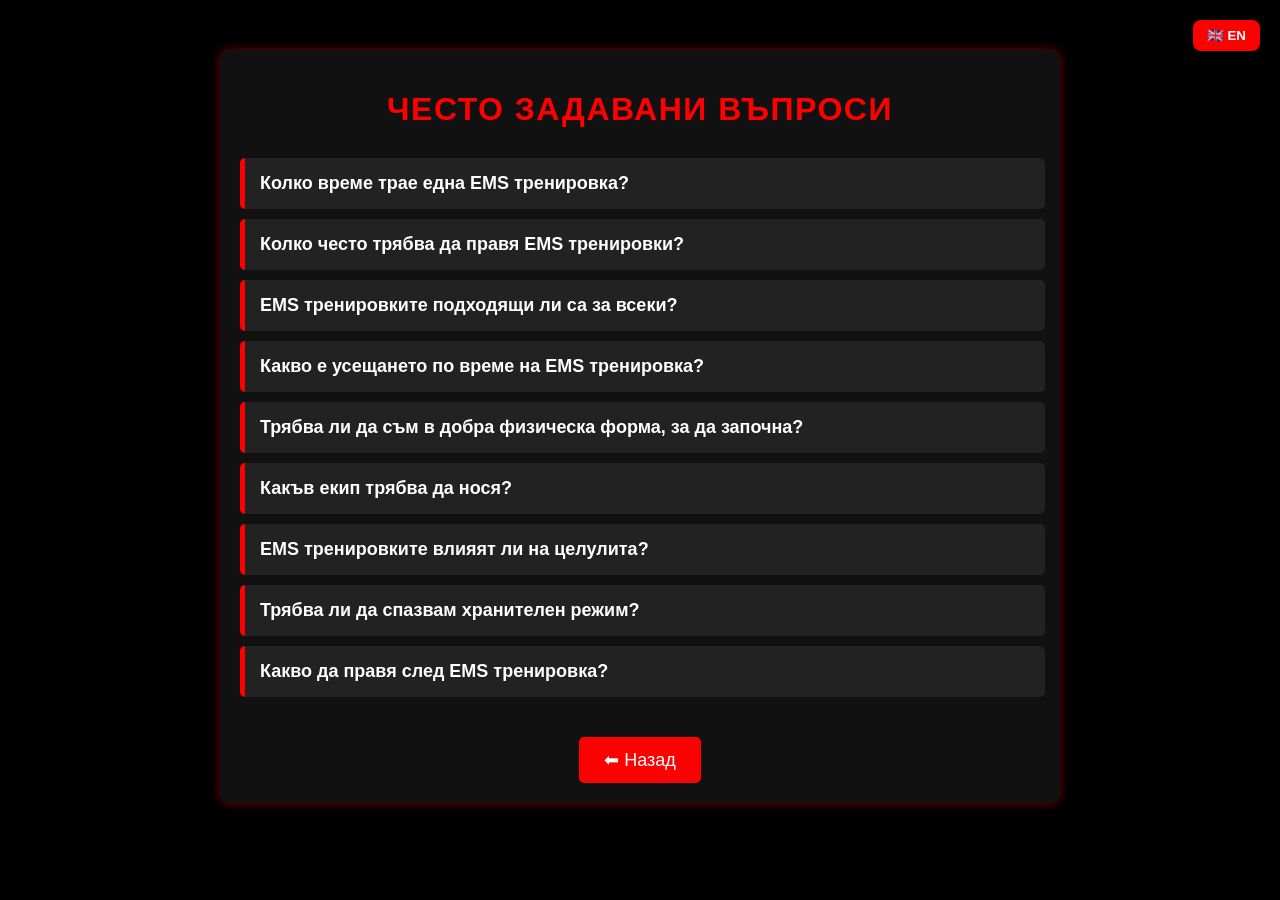
<file: faq.html>
<!DOCTYPE html>
<html lang="bg">
<head>
    <meta charset="UTF-8">
    <meta name="viewport" content="width=device-width, initial-scale=1.0">
    <title data-en="Frequently Asked Questions - EMS">Често задавани въпроси - EMS</title>
    <style>
        body {
            font-family: Arial, sans-serif;
            margin: 0;
            padding: 0;
            background-color: #000;
            color: #fff;
            text-align: center;
        }
        .container {
            max-width: 800px;
            margin: 50px auto;
            padding: 20px;
            background-color: #111;
            border-radius: 10px;
            box-shadow: 0 0 10px rgba(255, 0, 0, 0.5);
        }
        h1 {
            color: #ff0000;
            text-transform: uppercase;
            letter-spacing: 1.5px;
            margin-bottom: 30px;
        }
        .faq {
            display: flex;
            flex-direction: column;
            align-items: stretch;
        }
        .faq-item {
            width: 100%;
            margin-bottom: 10px;
            background-color: #222;
            border-left: 5px solid #ff0000;
            border-radius: 5px;
            overflow: hidden;
        }
        .faq-item summary {
            padding: 15px;
            font-size: 18px;
            font-weight: bold;
            cursor: pointer;
            list-style: none;
            text-align: left;
        }
        .faq-item[open] summary {
            background-color: #333;
        }
        .faq-item .answer {
            padding: 10px 15px;
            background-color: #333;
            font-size: 16px;
            text-align: left;
            border-top: 1px solid #444;
        }
        .back-button {
            display: inline-block;
            margin-top: 30px;
            padding: 12px 25px;
            background-color: #ff0000;
            color: #fff;
            font-size: 18px;
            border: none;
            border-radius: 5px;
            cursor: pointer;
            transition: background 0.3s ease;
        }
        .back-button:hover {
            background-color: #cc0000;
        }
        .lang-btn {
            position: fixed;
            top: 20px;
            right: 20px;
            padding: 8px 14px;
            background-color: #ff0000;
            color: #fff;
            border: none;
            border-radius: 8px;
            font-weight: 600;
            cursor: pointer;
        }
    </style>
</head>
<body>
    <button id="lang-toggle" class="lang-btn" title="English version">🇬🇧 EN</button>
    <div class="container">
        <h1 data-en="Frequently asked questions">Често задавани въпроси</h1>
        <div class="faq">
            <details class="faq-item">
                <summary class="question" data-en="How long does an EMS workout last?">Колко време трае една EMS тренировка?</summary>
                <div class="answer" data-en="👉 Only 20 minutes of activity equals 90 minutes of regular workout.">👉 Само <strong>20 минути активна част</strong>, но ефектът се равнява на <strong>90 минути стандартна фитнес тренировка</strong>.</div>
            </details>

            <details class="faq-item">
                <summary class="question" data-en="How often should I do EMS workouts?">Колко често трябва да правя EMS тренировки?</summary>
                <div class="answer" data-en="👉 Optimally twice per week. Muscles need recovery between sessions.">👉 Оптималният вариант е <strong>2 пъти седмично</strong>. Мускулите се нуждаят от време за възстановяване между тренировките.</div>
            </details>

            <details class="faq-item">
                <summary class="question" data-en="Is EMS training suitable for everyone?">EMS тренировките подходящи ли са за всеки?</summary>
                <div class="answer" data-en="👉 Suitable for most people but not recommended if you:">👉 Подходящи са за почти всички, но <strong>не се препоръчват</strong> при:
                    <ul>
                        <li data-en="Pregnancy">✔ Бременност</li>
                        <li data-en="Pacemaker or other implanted electronic devices">✔ Пейсмейкър или други имплантирани електронни устройства</li>
                        <li data-en="Epilepsy">✔ Епилепсия</li>
                        <li data-en="Severe cardiovascular diseases">✔ Тежки сърдечно-съдови заболявания</li>
                        <li data-en="Advanced neurological disorders">✔ Напреднали неврологични заболявания</li>
                        <li data-en="Severe skin problems or wounds in electrode areas">✔ Тежки кожни проблеми или рани в зоните на електродите</li>
                    </ul>
                </div>
            </details>

            <details class="faq-item">
                <summary class="question" data-en="What does an EMS workout feel like?">Какво е усещането по време на EMS тренировка?</summary>
                <div class="answer" data-en="👉 Gentle pulsing muscle contractions that don't hurt. Intensity adjusts to comfort.">👉 Леко <strong>пулсиращо и ритмично стягане на мускулите</strong>, което <strong>не причинява болка</strong>. Интензитетът се регулира според усещането на клиента.</div>
            </details>

            <details class="faq-item">
                <summary class="question" data-en="Do I need to be fit to start?">Трябва ли да съм в добра физическа форма, за да започна?</summary>
                <div class="answer" data-en="👉 No, sessions are personalized to your level and goals.">👉 Не, тренировките са <strong>персонализирани</strong> според индивидуалното ниво и целите на клиента.</div>
            </details>

            <details class="faq-item">
                <summary class="question" data-en="What outfit should I wear?">Какъв екип трябва да нося?</summary>
                <div class="answer" data-en="👉 The best choice is thin cotton clothing worn under the electrodes:">👉 Най-добрият вариант е <strong>тънък памучен екип</strong>, който се носи под електродите:
                    <ul>
                        <li data-en="T-shirt with sleeves">✔ Тениска с ръкав</li>
                        <li data-en="Leggings or short sports pants">✔ Клин или къси спортни панталони</li>
                        <li data-en="Sports shoes">✔ Спортни обувки</li>
                    </ul>
                </div>
            </details>

            <details class="faq-item">
                <summary class="question" data-en="Does EMS training reduce cellulite?">EMS тренировките влияят ли на целулита?</summary>
                <div class="answer" data-en="👉 Yes, it improves circulation and lymph flow which smooths the skin.">👉 Да, подобряват <strong>кръвообращението и лимфния дренаж</strong>, което намалява <strong>целулита и изглажда кожата</strong>.</div>
            </details>

            <details class="faq-item">
                <summary class="question" data-en="Should I follow a diet?">Трябва ли да спазвам хранителен режим?</summary>
                <div class="answer" data-en="👉 It's advisable to combine with balanced nutrition for lasting results.">👉 Препоръчително е да се комбинира с <strong>балансирано хранене</strong>, за да се постигнат <strong>по-бързи и по-дълготрайни резултати</strong>.</div>
            </details>

            <details class="faq-item">
                <summary class="question" data-en="What should I do after an EMS session?">Какво да правя след EMS тренировка?</summary>
                <div class="answer" data-en="👉 Drink enough water and consume protein to aid recovery.">👉 <strong>Пийте достатъчно вода</strong> и осигурете <strong>достатъчно протеини</strong>, за да подпомогнете възстановяването.</div>
            </details>
        </div>
        
       <button data-en="⬅ Back" class="back-button" onclick="goBack()">⬅ Назад</button>

    <script>
        function goBack() {
            if (window.history.length > 1) {
                window.history.back();
            } else {
                console.warn("Няма предишна страница в историята.");
            }
        }
        document.addEventListener("DOMContentLoaded", () => {
            const btn = document.getElementById("lang-toggle");
            const root = document.documentElement;
            document.querySelectorAll("[data-en]").forEach(el => {
                el.dataset.bg = el.innerHTML;
            });
            function switchLang(toEn) {
                root.lang = toEn ? "en" : "bg";
                btn.textContent = toEn ? "🇧🇬 BG" : "🇬🇧 EN";
                btn.title = toEn ? "Български" : "English version";
                document.querySelectorAll("[data-en]").forEach(el => {
                    el.innerHTML = toEn ? el.dataset.en : el.dataset.bg;
                });
                localStorage.setItem('lang', toEn ? 'en' : 'bg');
            }
            btn.addEventListener("click", () => switchLang(root.lang === "bg"));
            const savedLang = localStorage.getItem('lang');
            if (savedLang === 'en') {
                switchLang(true);
            }
        });
    </script>
</body>
</html>
</file>
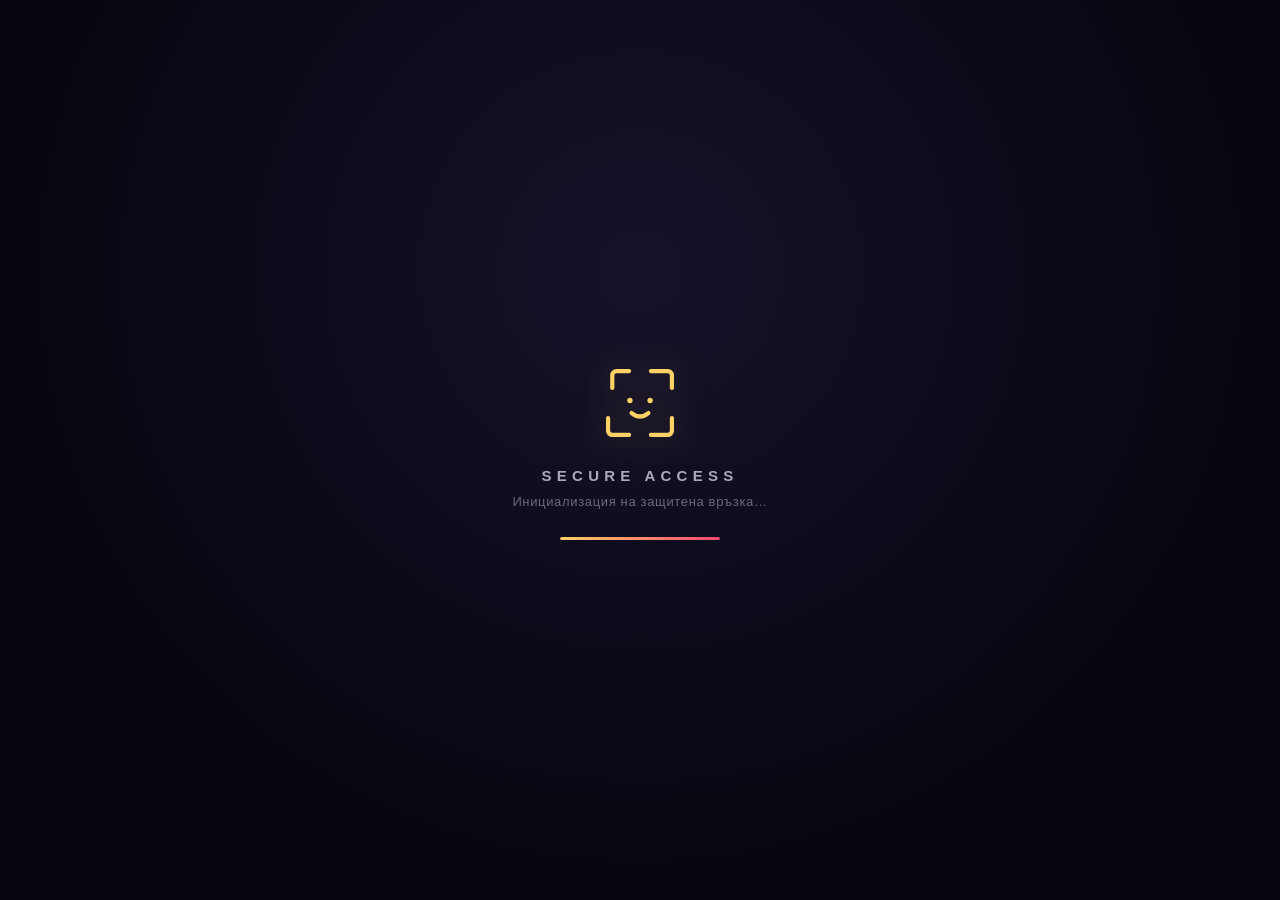
<file: martin-face-id.html>
<!DOCTYPE html>
<html lang="bg">
<head>
<meta charset="UTF-8">
<meta name="viewport" content="width=device-width, initial-scale=1, maximum-scale=1, viewport-fit=cover, user-scalable=no">
<meta name="apple-mobile-web-app-capable" content="yes">
<meta name="apple-mobile-web-app-status-bar-style" content="black-translucent">
<meta name="mobile-web-app-capable" content="yes">
<meta name="theme-color" content="#07060f">
<meta name="robots" content="noindex, nofollow">
<title>🎁 Специален подарък</title>
<style>
  :root{
    --gold:#ffd166;
    --pink:#ef476f;
    --teal:#06d6a0;
    --blue:#4cc9f0;
    --violet:#9d4edd;
    --ink:#07060f;
    --card:rgba(255,255,255,.08);
    --card-brd:rgba(255,255,255,.16);
    --text:#f5f3ff;
    --text-dim:rgba(245,243,255,.68);
    --safe-t:env(safe-area-inset-top,0px);
    --safe-b:env(safe-area-inset-bottom,0px);
  }
  *{box-sizing:border-box; -webkit-tap-highlight-color:transparent;}
  html,body{
    margin:0; padding:0; width:100%; height:100%;
    overscroll-behavior:none; overflow:hidden;
    background:var(--ink);
    font-family:-apple-system,BlinkMacSystemFont,"SF Pro Text","Segoe UI",Roboto,sans-serif;
    color:var(--text);
    -webkit-user-select:none; user-select:none;
    -webkit-touch-callout:none;
  }
  #app{position:fixed; inset:0; width:100%; height:100dvh;}
  .screen{
    position:absolute; inset:0;
    display:flex; flex-direction:column; align-items:center; justify-content:center;
    padding:calc(var(--safe-t) + 24px) 24px calc(var(--safe-b) + 24px);
    text-align:center;
    opacity:0; visibility:hidden; pointer-events:none;
    transform:scale(1.03);
    transition:opacity .55s cubic-bezier(.4,0,.2,1), transform .55s cubic-bezier(.4,0,.2,1);
    overflow:hidden;
  }
  .screen.active{opacity:1; visibility:visible; pointer-events:auto; transform:scale(1);}

  /* ---------- SPLASH ---------- */
  #screen-splash{background:radial-gradient(ellipse at 50% 30%, #14122a 0%, #07060f 70%);}
  .splash-mark{
    width:84px; height:84px; color:var(--gold);
    filter:drop-shadow(0 0 18px rgba(255,209,102,.45));
    animation:pulseSlow 2.4s ease-in-out infinite;
  }
  .splash-title{
    margin-top:22px; font-size:15px; letter-spacing:.35em; text-transform:uppercase;
    color:var(--text-dim); font-weight:600;
  }
  .splash-sub{margin-top:10px; font-size:13px; color:rgba(245,243,255,.4); letter-spacing:.05em;}
  .splash-bar{
    margin-top:28px; width:160px; height:3px; border-radius:3px;
    background:rgba(255,255,255,.12); overflow:hidden;
  }
  .splash-bar-fill{
    height:100%; width:0%; border-radius:3px;
    background:linear-gradient(90deg,var(--gold),var(--pink));
    transition:width 2.1s cubic-bezier(.3,0,.2,1);
  }
  @keyframes pulseSlow{0%,100%{opacity:.75; transform:scale(1);}50%{opacity:1; transform:scale(1.05);}}

  /* ---------- GATE (festive) ---------- */
  #screen-gate{
    background:
      radial-gradient(circle at 15% 8%, rgba(239,71,111,.35), transparent 45%),
      radial-gradient(circle at 85% 12%, rgba(76,201,240,.28), transparent 45%),
      radial-gradient(circle at 50% 100%, rgba(157,78,221,.35), transparent 55%),
      linear-gradient(160deg,#140b2e 0%, #2a1150 45%, #4a0e63 75%, #7c1653 100%);
  }
  .gate-badge{
    display:inline-flex; align-items:center; gap:6px;
    background:var(--card); border:1px solid var(--card-brd);
    padding:6px 14px; border-radius:100px; font-size:12px; color:var(--text-dim);
    backdrop-filter:blur(10px); margin-bottom:26px; letter-spacing:.03em;
  }
  .gate-emoji-row{font-size:34px; margin-bottom:6px; letter-spacing:6px;}
  .gate-title{
    font-size:30px; font-weight:800; line-height:1.25; margin:6px 0 10px;
    background:linear-gradient(90deg,var(--gold),#fff8e7 40%,var(--pink));
    -webkit-background-clip:text; background-clip:text; color:transparent;
  }
  .gate-sub{font-size:16.5px; color:var(--text); opacity:.92; max-width:340px; line-height:1.5; margin-bottom:6px;}
  .gate-instr{font-size:13.5px; color:var(--text-dim); max-width:300px; line-height:1.5; margin:18px 0 34px;}
  .faceid-btn{
    display:flex; flex-direction:column; align-items:center; gap:10px;
    background:linear-gradient(180deg,rgba(255,255,255,.14),rgba(255,255,255,.05));
    border:1px solid rgba(255,255,255,.28);
    padding:20px 34px; border-radius:26px; backdrop-filter:blur(14px);
    color:var(--text); font-size:15.5px; font-weight:600;
    box-shadow:0 10px 30px rgba(0,0,0,.35);
    transition:transform .15s ease, box-shadow .15s ease;
  }
  .faceid-btn:active{transform:scale(.95);}
  .faceid-btn svg{width:44px; height:44px; color:var(--gold);}
  .gate-foot{position:absolute; bottom:calc(var(--safe-b) + 16px); font-size:11px; color:rgba(245,243,255,.32); letter-spacing:.04em;}

  /* ---------- SCAN ---------- */
  #screen-scan{background:#020203; padding:0; justify-content:flex-start;}
  .scan-topbar{
    position:absolute; top:0; left:0; right:0; padding:calc(var(--safe-t) + 14px) 20px 14px;
    display:flex; align-items:center; justify-content:center; z-index:5;
    background:linear-gradient(180deg,rgba(0,0,0,.55),transparent);
  }
  .scan-topbar span{font-size:13px; font-weight:600; letter-spacing:.06em; color:#fff;}
  .cam-wrap{position:absolute; inset:0; background:#000;}
  #camera-video{width:100%; height:100%; object-fit:cover; transform:scaleX(-1);}
  #captured-photo{position:absolute; inset:0; width:100%; height:100%; object-fit:cover; display:none;}
  .mask-oval{
    position:absolute; left:50%; top:46%; transform:translate(-50%,-50%);
    width:66vw; max-width:300px; height:calc(66vw * 1.32); max-height:400px;
    border-radius:50% / 42%;
    box-shadow:0 0 0 3000px rgba(0,0,0,.5);
    pointer-events:none;
  }
  .bracket{position:absolute; width:34px; height:34px; border:3px solid var(--gold); opacity:.9;}
  .b-tl{left:calc(50% - 33vw - 14px); top:calc(46% - 33vw*1.32/1 - 14px + 33vw*1.32/2); border-right:none; border-bottom:none; border-top-left-radius:10px;}
  /* simpler: use JS-free fixed bracket positions relative to oval via percentage box */
  .scan-frame{
    position:absolute; left:50%; top:46%; transform:translate(-50%,-50%);
    width:min(66vw,300px); height:min(87vw,396px); pointer-events:none;
  }
  .scan-frame i{position:absolute; width:30px; height:30px; border:3px solid var(--gold); border-radius:8px; opacity:.95;}
  .scan-frame i.tl{top:-6px; left:-6px; border-right:none; border-bottom:none;}
  .scan-frame i.tr{top:-6px; right:-6px; border-left:none; border-bottom:none;}
  .scan-frame i.bl{bottom:-6px; left:-6px; border-right:none; border-top:none;}
  .scan-frame i.br{bottom:-6px; right:-6px; border-left:none; border-top:none;}
  .scan-line{
    position:absolute; left:6%; right:6%; height:2px; top:6%;
    background:linear-gradient(90deg,transparent,var(--teal),var(--gold),transparent);
    box-shadow:0 0 12px 2px rgba(6,214,160,.7);
    animation:sweep 2.1s ease-in-out infinite;
  }
  @keyframes sweep{0%{top:6%;}50%{top:92%;}100%{top:6%;}}
  .scan-status{
    position:absolute; bottom:calc(var(--safe-b) + 150px); left:0; right:0; text-align:center;
    font-size:14.5px; font-weight:600; color:#fff; text-shadow:0 1px 6px rgba(0,0,0,.6); z-index:4;
    min-height:20px; transition:opacity .25s ease;
  }
  .shutter-wrap{position:absolute; bottom:calc(var(--safe-b) + 44px); left:0; right:0; display:flex; justify-content:center; z-index:5;}
  .shutter{
    width:74px; height:74px; border-radius:50%; background:#fff;
    border:5px solid rgba(255,255,255,.35);
    box-shadow:0 4px 18px rgba(0,0,0,.5);
    transition:transform .1s ease;
  }
  .shutter:active{transform:scale(.9);}
  .preview-actions{
    position:absolute; bottom:calc(var(--safe-b) + 40px); left:0; right:0;
    display:none; gap:16px; justify-content:center; z-index:6; padding:0 24px;
  }
  .pill-btn{
    flex:1; max-width:170px; padding:14px 10px; border-radius:16px; font-size:14.5px; font-weight:700;
    border:1px solid rgba(255,255,255,.25); backdrop-filter:blur(12px);
  }
  .pill-btn.ghost{background:rgba(255,255,255,.08); color:#fff;}
  .pill-btn.solid{background:linear-gradient(90deg,var(--teal),var(--blue)); color:#04231b; border:none;}
  .pill-btn:active{transform:scale(.95);}
  .analysis-panel{
    position:absolute; bottom:0; left:0; right:0; display:none; z-index:6;
    padding:26px 22px calc(var(--safe-b) + 26px);
    background:linear-gradient(180deg,transparent,rgba(0,0,0,.88) 30%);
  }
  .analysis-title{font-size:14px; font-weight:700; color:#fff; margin-bottom:10px; text-align:left;}
  .analysis-bar{width:100%; height:5px; border-radius:6px; background:rgba(255,255,255,.15); overflow:hidden;}
  .analysis-bar-fill{height:100%; width:0%; background:linear-gradient(90deg,var(--teal),var(--gold)); border-radius:6px; transition:width .5s linear;}
  .analysis-log{margin-top:10px; font-size:12.5px; color:rgba(255,255,255,.75); text-align:left; min-height:18px;}
  .cam-fallback{
    position:absolute; inset:0; display:none; flex-direction:column; align-items:center; justify-content:center;
    padding:32px; text-align:center; background:#050308; z-index:7; gap:14px;
  }
  .cam-fallback svg{width:52px; height:52px; color:var(--gold);}
  .cam-fallback p{font-size:14px; color:var(--text-dim); max-width:280px; line-height:1.5;}

  /* ---------- SUCCESS ---------- */
  #screen-success{
    background:radial-gradient(circle at 50% 30%, rgba(6,214,160,.25), transparent 55%), #060515;
  }
  .check-ring{
    width:104px; height:104px; border-radius:50%;
    background:rgba(6,214,160,.12); border:2px solid rgba(6,214,160,.5);
    display:flex; align-items:center; justify-content:center; margin-bottom:22px;
    animation:ringPop .5s cubic-bezier(.34,1.56,.64,1) both;
  }
  @keyframes ringPop{0%{transform:scale(.4); opacity:0;}100%{transform:scale(1); opacity:1;}}
  .check-ring svg{width:52px; height:52px;}
  .check-ring svg path{
    stroke:var(--teal); stroke-width:8; fill:none; stroke-linecap:round; stroke-linejoin:round;
    stroke-dasharray:60; stroke-dashoffset:60;
    animation:draw .5s .25s ease forwards;
  }
  @keyframes draw{to{stroke-dashoffset:0;}}
  .success-label{font-size:13px; letter-spacing:.1em; text-transform:uppercase; color:var(--teal); font-weight:700; margin-bottom:8px;}
  .success-name{font-size:24px; font-weight:800; color:#fff; margin-bottom:8px;}
  .success-sub{font-size:14px; color:var(--text-dim);}

  /* ---------- REVEAL ---------- */
  #screen-reveal{
    background:
      radial-gradient(circle at 20% 15%, rgba(255,209,102,.25), transparent 45%),
      radial-gradient(circle at 80% 10%, rgba(239,71,111,.28), transparent 45%),
      radial-gradient(circle at 50% 100%, rgba(76,201,240,.25), transparent 55%),
      linear-gradient(165deg,#0c0a22 0%,#1c0f3d 40%,#3a0d4d 75%,#5c0f3f 100%);
    justify-content:flex-start; padding-top:calc(var(--safe-t) + 40px); overflow-y:auto;
  }
  #screen-reveal.active{display:flex;}
  .reveal-scroll{width:100%; max-width:420px; display:flex; flex-direction:column; align-items:center; padding-bottom:60px;}
  .reveal-title{font-size:30px; font-weight:900; margin-bottom:4px;
    background:linear-gradient(90deg,var(--gold),#fff,var(--pink));
    -webkit-background-clip:text; background-clip:text; color:transparent;
  }
  .reveal-sub{font-size:14px; color:var(--text-dim); margin-bottom:26px;}
  .gift-card{
    width:100%; background:var(--card); border:1px solid var(--card-brd); border-radius:22px;
    padding:20px 20px; margin-bottom:16px; backdrop-filter:blur(14px); text-align:left;
    box-shadow:0 10px 26px rgba(0,0,0,.25);
    animation:cardIn .6s cubic-bezier(.2,.8,.2,1) both;
  }
  .gift-card:nth-of-type(2){animation-delay:.15s;}
  .gift-card:nth-of-type(3){animation-delay:.3s;}
  @keyframes cardIn{from{opacity:0; transform:translateY(24px) scale(.97);}to{opacity:1; transform:translateY(0) scale(1);}}
  .gift-icon{font-size:26px; margin-bottom:8px; display:block;}
  .gift-tag{font-size:11px; letter-spacing:.08em; text-transform:uppercase; color:var(--gold); font-weight:700; margin-bottom:6px;}
  .gift-text{font-size:15.5px; line-height:1.5; color:#fff; font-weight:600;}
  .reveal-note{margin-top:10px; font-size:12.5px; color:var(--text-dim); max-width:340px;}

  .teaser-card{
    border-style:dashed; border-color:rgba(255,255,255,.24);
    background:rgba(255,255,255,.04); opacity:.88;
  }
  .teaser-card .gift-icon{display:inline-block; animation:lockPulse 2.4s ease-in-out infinite;}
  @keyframes lockPulse{0%,100%{opacity:.65; transform:scale(1);}50%{opacity:1; transform:scale(1.14);}}
  .teaser-hint{margin-top:8px; font-size:12px; color:var(--text-dim);}

  /* ---------- voucher card ---------- */
  .voucher-card{padding:0; overflow:hidden;}
  .voucher-hero{
    position:relative; height:190px; overflow:hidden;
    background:linear-gradient(180deg,#0a1730 0%,#123a63 26%,#2c6e8f 48%,#ff9a5a 74%,#ffd166 100%);
  }
  .voucher-sun{
    position:absolute; left:50%; bottom:34%; transform:translateX(-50%);
    width:86px; height:86px; border-radius:50%;
    background:radial-gradient(circle,#fff8e2 0%,#ffd166 55%,rgba(255,209,102,0) 78%);
    box-shadow:0 0 70px 22px rgba(255,209,102,.5);
    animation:sunGlow 4s ease-in-out infinite;
  }
  @keyframes sunGlow{0%,100%{opacity:.9;}50%{opacity:1;}}
  .voucher-stars{position:absolute; inset:0 0 55% 0;}
  .voucher-stars i{
    position:absolute; width:2.5px; height:2.5px; background:#fff; border-radius:50%;
    opacity:.7; animation:twinkle 2.6s ease-in-out infinite;
  }
  @keyframes twinkle{0%,100%{opacity:.15;}50%{opacity:.9;}}
  .voucher-rider{
    position:absolute; left:50%; bottom:44%; transform:translate(-50%,0);
    font-size:40px; line-height:1; z-index:3;
    filter:drop-shadow(0 10px 14px rgba(0,0,0,.35));
    animation:riderFloat 3.2s ease-in-out infinite;
  }
  @keyframes riderFloat{0%,100%{transform:translate(-50%,0) rotate(-3deg);}50%{transform:translate(-50%,-10px) rotate(2deg);}}
  .voucher-waves{position:absolute; left:0; right:0; bottom:-2px; height:64px; z-index:2;}
  .voucher-waves svg{position:absolute; bottom:0; left:0; width:200%; height:100%; animation:waveDrift 9s linear infinite;}
  .voucher-waves svg.w2{opacity:.55; animation-duration:14s; animation-direction:reverse; bottom:-6px;}
  @keyframes waveDrift{from{transform:translateX(0);}to{transform:translateX(-50%);}}
  .voucher-logo{
    position:absolute; top:14px; left:16px; z-index:4;
    font-size:11px; font-weight:800; letter-spacing:.06em; color:#fff;
    background:rgba(6,20,40,.35); border:1px solid rgba(255,255,255,.25);
    padding:5px 10px; border-radius:100px; backdrop-filter:blur(6px);
  }
  .voucher-badge{
    position:absolute; top:14px; right:16px; z-index:4;
    font-size:10.5px; font-weight:800; letter-spacing:.05em; color:#3a2100;
    background:linear-gradient(90deg,var(--gold),#fff2c9);
    padding:5px 10px; border-radius:100px;
  }
  .voucher-body{padding:20px 20px 22px;}
  .voucher-wish{
    font-size:14px; font-style:italic; color:var(--text-dim); margin:10px 0 16px; line-height:1.5;
    border-left:2px solid var(--gold); padding-left:10px;
  }
  .voucher-meta{display:flex; gap:10px; margin-bottom:18px;}
  .voucher-meta div{
    flex:1; background:rgba(255,255,255,.06); border:1px solid rgba(255,255,255,.12);
    border-radius:14px; padding:9px 10px; text-align:left;
  }
  .voucher-meta span{display:block; font-size:10px; color:var(--text-dim); text-transform:uppercase; letter-spacing:.05em; margin-bottom:3px;}
  .voucher-meta b{font-size:13.5px; color:#fff; letter-spacing:.02em;}
  .voucher-cta{
    display:flex; align-items:center; justify-content:center; gap:8px;
    width:100%; padding:15px; border-radius:16px; text-decoration:none;
    border:none; appearance:none; font-family:inherit; cursor:pointer;
    background:linear-gradient(90deg,#2c6e8f,#118ab2 45%,#06d6a0);
    color:#04231b; font-weight:800; font-size:15px; letter-spacing:.01em;
    box-shadow:0 10px 24px rgba(6,214,160,.28);
    transition:transform .15s ease;
  }
  .voucher-cta:active{transform:scale(.96);}
  .voucher-hint{margin-top:10px; font-size:11.5px; color:var(--text-dim);}

  .secret-trigger{
    position:fixed; bottom:calc(var(--safe-b) + 14px); left:50%; transform:translateX(-50%) translateY(20px);
    background:rgba(0,0,0,.35); border:1px solid rgba(255,255,255,.15);
    color:rgba(255,255,255,.55); font-size:11.5px; padding:9px 16px; border-radius:100px;
    backdrop-filter:blur(8px); opacity:0; pointer-events:none; transition:opacity .6s ease, transform .6s ease;
    z-index:20; max-width:88%;
  }
  .secret-trigger.show{opacity:1; pointer-events:auto; transform:translateX(-50%) translateY(0);}
  .secret-trigger:active{transform:translateX(-50%) scale(.96);}

  /* ---------- floating wishes ---------- */
  .wish{
    position:fixed; bottom:-60px; font-size:30px; z-index:15; pointer-events:auto;
    animation:floatUp linear forwards; filter:drop-shadow(0 4px 10px rgba(0,0,0,.3));
  }
  @keyframes floatUp{
    0%{transform:translateY(0) translateX(0) rotate(0deg); opacity:0;}
    8%{opacity:1;}
    100%{transform:translateY(-115vh) translateX(var(--drift,0px)) rotate(var(--rot,25deg)); opacity:0;}
  }
  .toast{
    position:fixed; left:50%; top:14%; transform:translateX(-50%) translateY(-10px);
    background:rgba(20,14,34,.92); border:1px solid rgba(255,255,255,.18);
    color:#fff; font-size:13.5px; font-weight:600; padding:10px 18px; border-radius:100px;
    z-index:30; opacity:0; transition:opacity .3s ease, transform .3s ease; backdrop-filter:blur(10px);
    max-width:80%; text-align:center;
  }
  .toast.show{opacity:1; transform:translateX(-50%) translateY(0);}

  /* ---------- confetti canvas ---------- */
  #confetti-canvas{position:fixed; inset:0; z-index:40; pointer-events:none;}

  /* ---------- secret overlay (voucher unlock) ---------- */
  #secret-overlay{
    position:fixed; inset:0; z-index:100;
    background:
      radial-gradient(circle at 50% 0%, rgba(157,78,221,.4), transparent 55%),
      radial-gradient(circle at 50% 100%, rgba(6,214,160,.18), transparent 55%),
      #07050f;
    display:flex; align-items:flex-start; justify-content:center;
    overflow-y:auto; -webkit-overflow-scrolling:touch;
    padding:calc(var(--safe-t) + 76px) 20px calc(var(--safe-b) + 40px);
    opacity:0; pointer-events:none; transition:opacity .35s ease;
  }
  #secret-overlay.show{opacity:1; pointer-events:auto;}
  .unlock-scroll{width:100%; max-width:420px; display:flex; flex-direction:column; align-items:center;}
  .unlock-heading{margin-bottom:22px; text-align:center;}
  .unlock-icon{
    font-size:46px; margin-bottom:10px;
    animation:unlockPop .6s cubic-bezier(.34,1.56,.64,1) both;
  }
  @keyframes unlockPop{0%{transform:scale(.3) rotate(-20deg); opacity:0;}100%{transform:scale(1) rotate(0deg); opacity:1;}}
  .unlock-title{
    font-size:25px; font-weight:800; margin-bottom:6px;
    background:linear-gradient(90deg,var(--gold),#fff 45%,var(--pink));
    -webkit-background-clip:text; background-clip:text; color:transparent;
  }
  .unlock-sub{font-size:13.5px; color:var(--text-dim); max-width:300px; margin:0 auto; line-height:1.5;}
  #secret-overlay .voucher-card{width:100%; animation:cardIn .5s .1s cubic-bezier(.2,.8,.2,1) both;}
  .close-x{
    position:absolute; top:calc(var(--safe-t) + 14px); right:16px; width:40px; height:40px; border-radius:50%;
    background:rgba(255,255,255,.12); border:1px solid rgba(255,255,255,.25);
    display:flex; align-items:center; justify-content:center; color:#fff; font-size:20px; font-weight:400;
    z-index:101; backdrop-filter:blur(8px);
  }
  .close-x:active{transform:scale(.9);}

  /* ---------- voucher image viewer ---------- */
  #voucher-image-overlay{
    position:fixed; inset:0; z-index:110; background:#000;
    display:flex; align-items:center; justify-content:center;
    opacity:0; pointer-events:none; transition:opacity .3s ease;
  }
  #voucher-image-overlay.show{opacity:1; pointer-events:auto;}
  #voucher-image-overlay img{max-width:100%; max-height:100%; object-fit:contain; display:block;}
  #voucher-image-overlay .close-x{z-index:111;}

  .hint-tap{font-size:12px; color:rgba(255,255,255,.35); margin-top:22px;}
</style>
</head>
<body>

<div id="app">

  <!-- SPLASH -->
  <section class="screen active" id="screen-splash">
    <svg class="splash-mark" viewBox="0 0 100 100" fill="none" stroke="currentColor" stroke-width="5" stroke-linecap="round">
      <path d="M17 32 V17 a5 5 0 0 1 5 -5 H37"/>
      <path d="M63 12 H83 a5 5 0 0 1 5 5 V32"/>
      <path d="M88 68 V83 a5 5 0 0 1 -5 5 H63"/>
      <path d="M37 88 H17 a5 5 0 0 1 -5 -5 V68"/>
      <circle cx="38" cy="47" r="3.2" fill="currentColor" stroke="none"/>
      <circle cx="62" cy="47" r="3.2" fill="currentColor" stroke="none"/>
      <path d="M40 62 Q50 70 60 62"/>
    </svg>
    <div class="splash-title">Secure Access</div>
    <div class="splash-sub">Инициализация на защитена връзка…</div>
    <div class="splash-bar"><div class="splash-bar-fill" id="splash-fill"></div></div>
  </section>

  <!-- GATE -->
  <section class="screen" id="screen-gate">
    <div class="gate-badge">🔒 Защитено съдържание</div>
    <div class="gate-emoji-row">🎉🎂🎁</div>
    <div class="gate-title">Честит празник,<br>Мартин!</div>
    <div class="gate-sub">Вашият подарък ви очаква тук!</div>
    <div class="gate-instr">За да отворите, моля продължете чрез лицева идентификация.</div>
    <button class="faceid-btn" id="btn-start-scan">
      <svg viewBox="0 0 100 100" fill="none" stroke="currentColor" stroke-width="6" stroke-linecap="round">
        <path d="M15 30 V15 a5 5 0 0 1 5 -5 H35"/>
        <path d="M65 10 H85 a5 5 0 0 1 5 5 V30"/>
        <path d="M90 70 V85 a5 5 0 0 1 -5 5 H65"/>
        <path d="M35 90 H15 a5 5 0 0 1 -5 -5 V70"/>
        <circle cx="35" cy="45" r="3" fill="currentColor" stroke="none"/>
        <circle cx="65" cy="45" r="3" fill="currentColor" stroke="none"/>
        <path d="M40 60 Q50 68 60 60"/>
      </svg>
      Продължи с Face ID
    </button>
    <div class="gate-foot">🎈 Направено с любов за твоя специален ден 🎈</div>
  </section>

  <!-- SCAN -->
  <section class="screen" id="screen-scan">
    <div class="scan-topbar"><span>Лицева идентификация</span></div>
    <div class="cam-wrap">
      <video id="camera-video" autoplay playsinline muted></video>
      <img id="captured-photo" alt="">
    </div>
    <div class="scan-frame" id="scan-frame">
      <i class="tl"></i><i class="tr"></i><i class="bl"></i><i class="br"></i>
      <div class="scan-line"></div>
    </div>
    <div class="scan-status" id="scan-status">Позиционирайте лицето в рамката</div>

    <div class="shutter-wrap" id="shutter-wrap">
      <button class="shutter" id="btn-shutter" aria-label="Заснемане"></button>
    </div>

    <div class="preview-actions" id="preview-actions">
      <button class="pill-btn ghost" id="btn-retake">↺ Повтори</button>
      <button class="pill-btn solid" id="btn-confirm">✓ Потвърди</button>
    </div>

    <div class="analysis-panel" id="analysis-panel">
      <div class="analysis-title" id="analysis-title">Анализиране на биометрични данни…</div>
      <div class="analysis-bar"><div class="analysis-bar-fill" id="analysis-fill"></div></div>
      <div class="analysis-log" id="analysis-log">Инициализация…</div>
    </div>

    <div class="cam-fallback" id="cam-fallback">
      <svg viewBox="0 0 24 24" fill="none" stroke="currentColor" stroke-width="1.6"><path d="M4 8h3l1.5-2h7L17 8h3a1 1 0 0 1 1 1v9a1 1 0 0 1-1 1H4a1 1 0 0 1-1-1V9a1 1 0 0 1 1-1z"/><circle cx="12" cy="13" r="3.4"/></svg>
      <div class="success-name" style="font-size:17px;">Камерата не е достъпна</div>
      <p>Няма проблем — самоличността ти може да бъде потвърдена и без достъп до камерата. 😉</p>
      <button class="pill-btn solid" id="btn-fallback-continue" style="max-width:220px;">Продължи</button>
    </div>
  </section>

  <!-- SUCCESS -->
  <section class="screen" id="screen-success">
    <div class="check-ring">
      <svg viewBox="0 0 52 52"><path d="M12 27 L22 37 L42 15"/></svg>
    </div>
    <div class="success-label">Идентичността е потвърдена</div>
    <div class="success-name">Мартин Наконечнюк</div>
    <div class="success-sub">Лицето е разпознато успешно ✅</div>
  </section>

  <!-- REVEAL -->
  <section class="screen" id="screen-reveal">
    <div class="reveal-scroll">
      <div class="reveal-title">🎉 Честит Рожден Ден! 🎉</div>
      <div class="reveal-sub">Мартин, отключи своите подаръци</div>

      <div class="gift-card">
        <span class="gift-icon">🅿️🏛️</span>
        <div class="gift-tag">Подарък №1</div>
        <div class="gift-text">Получаваш едногодишно членство с осигурено паркомясто за клуб на пенсионера в град Бургас!</div>
      </div>

      <div class="gift-card">
        <span class="gift-icon">📖</span>
        <div class="gift-tag">Подарък №2 · Бонус</div>
        <div class="gift-text">30% отстъпка при поръчка на книгата „Как да се справим с напредващите с възрастта болки в кръста и коленете“.</div>
      </div>

      <div class="gift-card teaser-card">
        <span class="gift-icon">🔒</span>
        <div class="gift-tag">Подарък №3 · Заключено</div>
        <div class="gift-text">Специална изненада те очаква... но не е за всеки 😏</div>
        <div class="teaser-hint">Провери надписа най-отдолу 👇</div>
      </div>

      <div class="reveal-note">Честита годишнина, приятелю! 🥳 Докосни балоните за още пожелания 🎈</div>
    </div>
  </section>

</div>

<button class="secret-trigger" id="secret-trigger">Ако четеш този надпис, значи все още ти е рано. Натисни тук →</button>

<canvas id="confetti-canvas"></canvas>

<div id="secret-overlay">
  <button class="close-x" id="secret-close">✕</button>
  <div class="unlock-scroll">
    <div class="unlock-heading">
      <div class="unlock-icon" id="unlock-icon">🔓</div>
      <div class="unlock-title">Отключено!</div>
      <div class="unlock-sub">Явно все пак си достатъчно млад за истинско приключение 😉</div>
    </div>

    <div class="gift-card voucher-card">
      <div class="voucher-hero">
        <div class="voucher-logo">ADVENTURES.BG</div>
        <div class="voucher-badge">🎁 ВАУЧЕР</div>
        <div class="voucher-stars" id="voucher-stars"></div>
        <div class="voucher-sun"></div>
        <div class="voucher-rider">🏄</div>
        <div class="voucher-waves">
          <svg class="w1" viewBox="0 0 400 60" preserveAspectRatio="none"><path d="M0 30 Q50 5 100 30 T200 30 T300 30 T400 30 V60 H0 Z" fill="rgba(255,255,255,.28)"/></svg>
          <svg class="w2" viewBox="0 0 400 60" preserveAspectRatio="none"><path d="M0 35 Q50 15 100 35 T200 35 T300 35 T400 35 V60 H0 Z" fill="rgba(6,40,64,.55)"/></svg>
        </div>
      </div>
      <div class="voucher-body">
        <div class="gift-tag">Подарък №3 · Приключение</div>
        <div class="gift-text">Урок по eFoil в Крайморие, Бургас — усещането да летиш над водата! 🌊</div>
        <div class="voucher-wish">„Човек не остарява, когато влиза в нови приключения!“</div>
        <div class="voucher-meta">
          <div><span>Номер на ваучер</span><b>ADV232X39</b></div>
          <div><span>Валиден до</span><b>25.07.2027</b></div>
        </div>
        <button type="button" class="voucher-cta" id="btn-open-voucher-image">🌊 Виж ваучера</button>
        <div class="voucher-hint">Запази снимката на ваучера — ще ти трябва при резервацията.</div>
      </div>
    </div>
  </div>
</div>

<div id="voucher-image-overlay">
  <button class="close-x" id="voucher-image-close">✕</button>
  <img id="voucher-image" alt="Ваучер за eFoil — Adventures.bg" src="assets/voucher-martin.jpg">
</div>

<script>
'use strict';
(function(){

  /* ---------------- helpers ---------------- */
  function $(id){ return document.getElementById(id); }
  function showScreen(id){
    document.querySelectorAll('.screen').forEach(function(s){ s.classList.remove('active'); });
    $(id).classList.add('active');
  }
  function vibrate(pattern){
    if('vibrate' in navigator){ try{ navigator.vibrate(pattern); }catch(e){} }
  }

  /* ---------------- sound (synth, no external files) ---------------- */
  var actx = null;
  function ac(){
    if(!actx){
      var C = window.AudioContext || window.webkitAudioContext;
      if(C) actx = new C();
    }
    if(actx && actx.state === 'suspended') actx.resume();
    return actx;
  }
  function tone(freq, start, dur, type, vol){
    var c = ac(); if(!c) return;
    var o = c.createOscillator(), g = c.createGain();
    o.type = type || 'sine'; o.frequency.value = freq;
    g.gain.value = 0;
    o.connect(g); g.connect(c.destination);
    var t0 = c.currentTime + start;
    g.gain.linearRampToValueAtTime(vol||0.12, t0+0.02);
    g.gain.exponentialRampToValueAtTime(0.0001, t0+dur);
    o.start(t0); o.stop(t0+dur+0.05);
  }
  function playPop(){ tone(880,0,.12,'triangle',.08); }
  function playChime(){ tone(523,0,.28,'sine',.1); tone(659,.12,.28,'sine',.1); tone(784,.24,.4,'sine',.12); }
  function playShutter(){ tone(1200,0,.05,'square',.05); }

  /* ---------------- confetti engine ---------------- */
  var canvas = $('confetti-canvas'), cctx = canvas.getContext('2d');
  var colors = ['#ffd166','#ef476f','#06d6a0','#4cc9f0','#9d4edd','#ffffff'];
  function resize(){ canvas.width = innerWidth; canvas.height = innerHeight; }
  window.addEventListener('resize', resize); resize();

  var particles = [], running = false;
  function spawn(count, x, y, spread){
    spread = spread || 1;
    for(var i=0;i<count;i++){
      particles.push({
        x: x!=null ? x + (Math.random()-0.5)*40 : Math.random()*canvas.width,
        y: y!=null ? y : -20 - Math.random()*100,
        vx: (Math.random()-0.5)*7*spread,
        vy: (y!=null ? -(Math.random()*6+3) : Math.random()*2+1.5),
        g: 0.16,
        size: Math.random()*7+4,
        color: colors[(Math.random()*colors.length)|0],
        rot: Math.random()*360,
        vr: (Math.random()-0.5)*14,
        shape: Math.random()>0.5?'rect':'circle',
        life:0, maxLife: 220+Math.random()*140
      });
    }
    if(!running){ running = true; requestAnimationFrame(loop); }
  }
  function loop(){
    cctx.clearRect(0,0,canvas.width,canvas.height);
    for(var i=particles.length-1;i>=0;i--){
      var p = particles[i];
      p.x += p.vx; p.y += p.vy; p.vy += p.g; p.rot += p.vr; p.life++;
      cctx.save(); cctx.translate(p.x,p.y); cctx.rotate(p.rot*Math.PI/180);
      cctx.fillStyle = p.color; cctx.globalAlpha = Math.max(0, 1 - p.life/p.maxLife);
      if(p.shape==='rect') cctx.fillRect(-p.size/2,-p.size/3,p.size,p.size*0.65);
      else { cctx.beginPath(); cctx.arc(0,0,p.size/2,0,Math.PI*2); cctx.fill(); }
      cctx.restore();
      if(p.life > p.maxLife || p.y > canvas.height + 60) particles.splice(i,1);
    }
    if(particles.length){ requestAnimationFrame(loop); } else { running = false; }
  }

  /* ---------------- toast ---------------- */
  function toast(msg){
    var t = document.createElement('div');
    t.className = 'toast'; t.textContent = msg;
    document.body.appendChild(t);
    requestAnimationFrame(function(){ t.classList.add('show'); });
    setTimeout(function(){
      t.classList.remove('show');
      setTimeout(function(){ t.remove(); }, 350);
    }, 1800);
  }

  /* ---------------- wishes ---------------- */
  var wishEmojis = ['🎈','🎁','🎊','✨','🎂','🌟'];
  var wishTexts = [
    'Здраве, което не спира! 💪',
    'Много усмивки всеки ден! 😄',
    'Нови приятни изживявания! ✨',
    'Спокойствие и радост! 🌿',
    'Любов от близките! ❤️',
    'Енергия за нови приключения! 🚀',
    'Вкусни моменти с близки! 🍰',
    'Дни, пълни със смях! 😂'
  ];
  var wishInterval = null;
  function spawnWish(){
    var el = document.createElement('div');
    el.className = 'wish';
    el.textContent = wishEmojis[(Math.random()*wishEmojis.length)|0];
    var left = 8 + Math.random()*84;
    el.style.left = left + 'vw';
    var duration = 6 + Math.random()*3;
    el.style.animationDuration = duration + 's';
    el.style.setProperty('--drift', ((Math.random()-0.5)*120) + 'px');
    el.style.setProperty('--rot', ((Math.random()-0.5)*70) + 'deg');
    el.addEventListener('click', function(ev){
      var r = el.getBoundingClientRect();
      spawn(26, r.left+r.width/2, r.top+r.height/2, 1.4);
      playPop(); vibrate(15);
      toast(wishTexts[(Math.random()*wishTexts.length)|0]);
      el.remove();
    });
    el.addEventListener('animationend', function(){ el.remove(); });
    document.body.appendChild(el);
  }
  function startWishes(){
    if(wishInterval) return;
    spawnWish();
    wishInterval = setInterval(spawnWish, 900);
    setTimeout(function(){ clearInterval(wishInterval); wishInterval = null; }, 16000);
  }

  /* ---------------- voucher stars ---------------- */
  var starsBox = $('voucher-stars');
  if(starsBox){
    for(var si=0; si<18; si++){
      var st = document.createElement('i');
      st.style.left = (Math.random()*100) + '%';
      st.style.top = (Math.random()*70) + '%';
      st.style.animationDelay = (Math.random()*2.6) + 's';
      starsBox.appendChild(st);
    }
  }

  /* ---------------- splash ---------------- */
  setTimeout(function(){ $('splash-fill').style.width = '100%'; }, 120);
  setTimeout(function(){ showScreen('screen-gate'); }, 2400);

  /* ---------------- gate -> scan ---------------- */
  var stream = null;
  $('btn-start-scan').addEventListener('click', function(){
    ac(); // unlock audio on user gesture
    showScreen('screen-scan');
    requestCamera();
  });

  function requestCamera(){
    $('scan-status').textContent = 'Позиционирайте лицето в рамката';
    $('cam-fallback').style.display = 'none';
    $('camera-video').style.display = 'block';
    $('shutter-wrap').style.display = 'flex';
    $('scan-frame').style.display = 'block';

    if(!navigator.mediaDevices || !navigator.mediaDevices.getUserMedia){
      return showFallback();
    }
    navigator.mediaDevices.getUserMedia({ video: { facingMode: 'user', width:{ideal:720}, height:{ideal:960} }, audio:false })
      .then(function(s){
        stream = s;
        var v = $('camera-video');
        v.srcObject = s; v.play();
      })
      .catch(function(){ showFallback(); });
  }
  function showFallback(){
    $('camera-video').style.display = 'none';
    $('scan-frame').style.display = 'none';
    $('shutter-wrap').style.display = 'none';
    $('scan-status').style.display = 'none';
    $('cam-fallback').style.display = 'flex';
  }
  $('btn-fallback-continue').addEventListener('click', function(){
    $('cam-fallback').style.display = 'none';
    runAnalysis();
  });

  /* ---------------- capture ---------------- */
  var hiddenCanvas = document.createElement('canvas');
  $('btn-shutter').addEventListener('click', function(){
    var v = $('camera-video');
    var w = v.videoWidth || 720, h = v.videoHeight || 960;
    hiddenCanvas.width = w; hiddenCanvas.height = h;
    var hctx = hiddenCanvas.getContext('2d');
    hctx.translate(w,0); hctx.scale(-1,1);
    hctx.drawImage(v, 0, 0, w, h);
    var dataUrl = hiddenCanvas.toDataURL('image/jpeg', 0.9);

    var img = $('captured-photo');
    img.src = dataUrl; img.style.display = 'block';
    v.style.display = 'none';

    playShutter(); vibrate(20);

    $('shutter-wrap').style.display = 'none';
    $('scan-status').style.display = 'none';
    $('preview-actions').style.display = 'flex';
  });

  $('btn-retake').addEventListener('click', function(){
    $('captured-photo').style.display = 'none';
    $('camera-video').style.display = 'block';
    $('preview-actions').style.display = 'none';
    $('shutter-wrap').style.display = 'flex';
    $('scan-status').style.display = 'block';
  });

  $('btn-confirm').addEventListener('click', function(){
    if(stream){ stream.getTracks().forEach(function(t){ t.stop(); }); stream = null; }
    $('preview-actions').style.display = 'none';
    runAnalysis();
  });

  /* ---------------- analysis sequence ---------------- */
  var analysisLines = [
    'Откриване на лице…',
    'Анализ на 68 контролни точки…',
    'Сравняване с база данни…',
    'Потвърждаване на самоличност…'
  ];
  function runAnalysis(){
    var panel = $('analysis-panel'), fill = $('analysis-fill'), log = $('analysis-log');
    panel.style.display = 'block';
    fill.style.width = '0%';
    requestAnimationFrame(function(){
      setTimeout(function(){ fill.style.width = '100%'; }, 50);
    });
    var i = 0;
    log.textContent = analysisLines[0];
    var step = setInterval(function(){
      i++;
      if(i < analysisLines.length){ log.textContent = analysisLines[i]; vibrate(8); }
      else { clearInterval(step); }
    }, 620);

    setTimeout(function(){
      showScreen('screen-success');
      playChime(); vibrate([20,40,20]);
      spawn(70, canvas.width/2, canvas.height*0.35, 1.2);
    }, 2700);

    setTimeout(function(){
      showScreen('screen-reveal');
      celebrate();
    }, 4600);
  }

  /* ---------------- celebration ---------------- */
  function celebrate(){
    spawn(160, canvas.width*0.5, -10, 1.6);
    setTimeout(function(){ spawn(90, canvas.width*0.15, -10, 1.2); }, 300);
    setTimeout(function(){ spawn(90, canvas.width*0.85, -10, 1.2); }, 500);
    setTimeout(function(){ spawn(70, canvas.width*0.5, -10, 1.4); }, 1200);
    startWishes();

    setTimeout(function(){ $('secret-trigger').classList.add('show'); }, 10000);
  }

  /* ---------------- secret overlay (voucher unlock) ---------------- */
  $('secret-trigger').addEventListener('click', function(){
    $('secret-overlay').classList.add('show');
    $('secret-overlay').scrollTop = 0;
    playChime(); vibrate([15,30,15,30,50]);
    spawn(110, canvas.width/2, canvas.height*0.2, 1.5);
  });
  $('secret-close').addEventListener('click', function(){
    $('secret-overlay').classList.remove('show');
  });

  /* ---------------- voucher image viewer ---------------- */
  $('btn-open-voucher-image').addEventListener('click', function(){
    $('voucher-image-overlay').classList.add('show');
    vibrate(10);
  });
  $('voucher-image-close').addEventListener('click', function(){
    $('voucher-image-overlay').classList.remove('show');
  });

})();
</script>
</body>
</html>
</file>
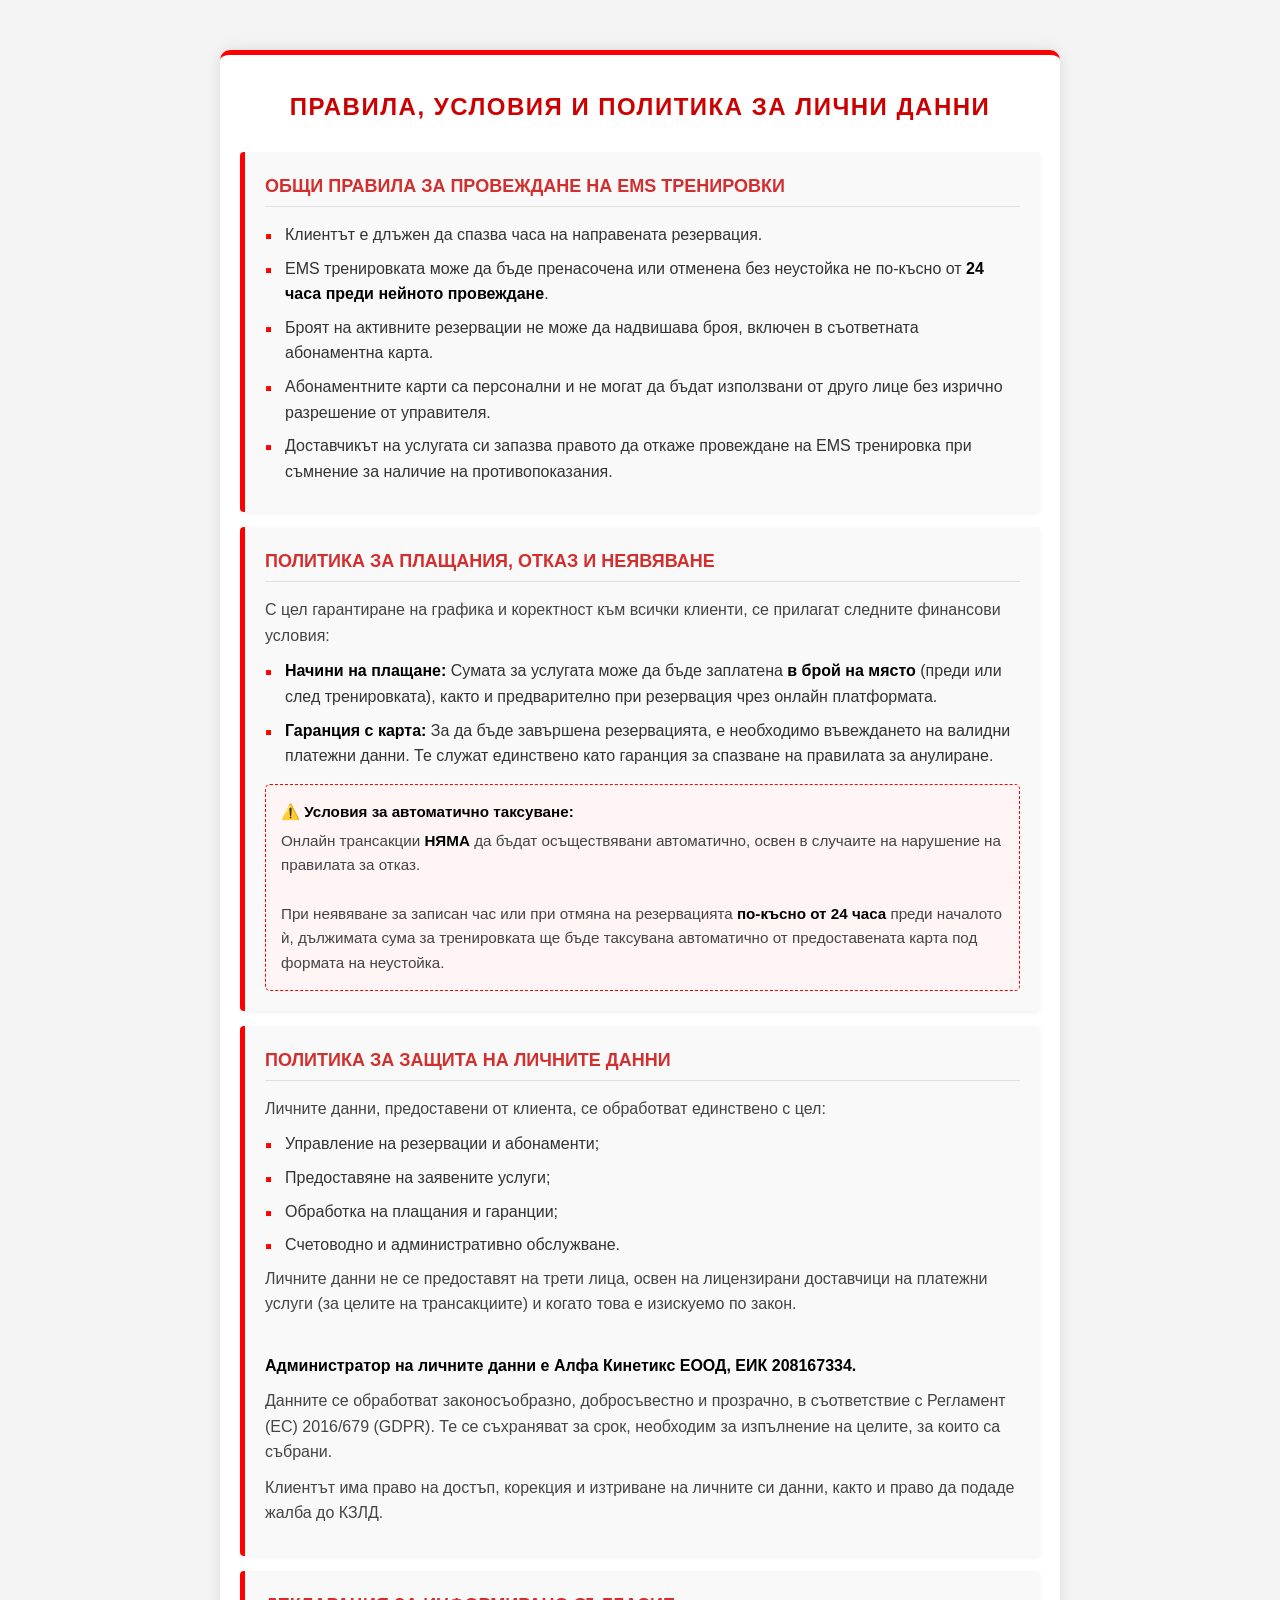
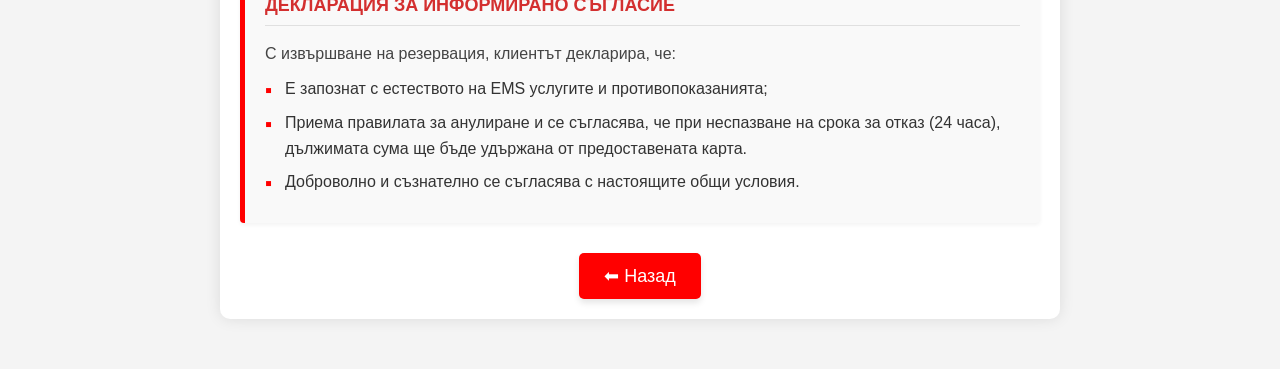
<file: policy.html>
<!DOCTYPE html>
<html lang="bg">
<head>
    <meta charset="UTF-8">
    <meta name="viewport" content="width=device-width, initial-scale=1.0">
    <title>Правила, Условия и Политика за лични данни</title>
    <style>
        body {
            font-family: Arial, sans-serif;
            margin: 0;
            padding: 0;
            background-color: #f4f4f4; /* Светъл фон */
            color: #333; /* Тъмен текст */
            text-align: center;
        }
        .container {
            max-width: 90%;
            width: 800px;
            margin: 50px auto;
            padding: 20px;
            background-color: #fff; /* Бял контейнер */
            border-radius: 10px;
            box-shadow: 0 0 15px rgba(0, 0, 0, 0.1);
            border-top: 5px solid #ff0000; /* Червен акцент */
        }
        h1 {
            color: #cc0000;
            text-transform: uppercase;
            letter-spacing: 1.5px;
            margin-bottom: 30px;
            font-size: 24px;
            line-height: 1.3;
        }
        .content-area {
            display: flex;
            flex-direction: column;
            gap: 15px;
        }
        .info-card {
            background-color: #f9f9f9;
            border-left: 5px solid #ff0000;
            padding: 20px;
            text-align: left;
            font-size: 16px;
            line-height: 1.6;
            border-radius: 4px;
            box-shadow: 0 2px 4px rgba(0,0,0,0.05);
        }
        .info-card h2 {
            color: #d32f2f;
            font-size: 18px;
            margin-top: 0;
            margin-bottom: 15px;
            text-transform: uppercase;
            border-bottom: 1px solid #e0e0e0;
            padding-bottom: 5px;
        }
        .info-card p {
            margin: 0 0 10px 0;
            color: #444;
        }
        .info-card ul {
            margin: 0;
            padding-left: 20px;
            list-style: none;
        }
        .info-card li {
            position: relative;
            margin-bottom: 8px;
            color: #333;
        }
        /* Червени булети за списъците */
        .info-card li::before {
            content: "▪";
            color: #ff0000;
            font-size: 20px;
            position: absolute;
            left: -20px;
            line-height: 1.4;
        }
        .info-card strong {
            color: #000;
        }
        /* Стил за важното съобщение за плащанията */
        .highlight-box {
            background-color: #fff5f5;
            border: 1px dashed #ff0000;
            padding: 15px;
            border-radius: 5px;
            margin-top: 15px;
            font-size: 0.95em;
        }
        .back-button {
            display: inline-block;
            margin-top: 30px;
            padding: 12px 25px;
            background-color: #ff0000;
            color: #fff;
            font-size: 18px;
            border: none;
            border-radius: 5px;
            cursor: pointer;
            transition: background 0.3s ease;
            box-shadow: 0 4px 6px rgba(0,0,0,0.1);
        }
        .back-button:hover {
            background-color: #cc0000;
        }
        @media screen and (max-width: 768px) {
            .container {
                width: 95%;
                padding: 15px;
            }
            h1 {
                font-size: 20px;
            }
            .info-card {
                font-size: 15px;
                padding: 15px;
            }
            .back-button {
                font-size: 16px;
                padding: 10px 20px;
            }
        }
    </style>
</head>
<body>
    <div class="container">
        <h1>Правила, Условия и Политика за лични данни</h1>
        
        <div class="content-area">
            
            <!-- Правила и условия -->
            <div class="info-card">
                <h2>Общи правила за провеждане на EMS тренировки</h2>
                <ul>
                    <li>Клиентът е длъжен да спазва часа на направената резервация.</li>
                    <li>EMS тренировката може да бъде пренасочена или отменена без неустойка не по-късно от <strong>24 часа преди нейното провеждане</strong>.</li>
                    <li>Броят на активните резервации не може да надвишава броя, включен в съответната абонаментна карта.</li>
                    <li>Абонаментните карти са персонални и не могат да бъдат използвани от друго лице без изрично разрешение от управителя.</li>
                    <li>Доставчикът на услугата си запазва правото да откаже провеждане на EMS тренировка при съмнение за наличие на противопоказания.</li>
                </ul>
            </div>

            <!-- Политика за Плащания и Анулиране (АКТУАЛИЗИРАНО) -->
            <div class="info-card">
                <h2>Политика за плащания, отказ и неявяване</h2>
                <p>С цел гарантиране на графика и коректност към всички клиенти, се прилагат следните финансови условия:</p>
                <ul>
                    <li><strong>Начини на плащане:</strong> Сумата за услугата може да бъде заплатена <strong>в брой на място</strong> (преди или след тренировката), както и предварително при резервация чрез онлайн платформата.</li>
                    <li><strong>Гаранция с карта:</strong> За да бъде завършена резервацията, е необходимо въвеждането на валидни платежни данни. Те служат единствено като гаранция за спазване на правилата за анулиране.</li>
                </ul>
                
                <div class="highlight-box">
                    <p style="margin-bottom: 5px;"><strong>⚠️ Условия за автоматично таксуване:</strong></p>
                    <p style="margin: 0;">Онлайн трансакции <strong>НЯМА</strong> да бъдат осъществявани автоматично, освен в случаите на нарушение на правилата за отказ.</p>
                    <br>
                    <p style="margin: 0;">При неявяване за записан час или при отмяна на резервацията <strong>по-късно от 24 часа</strong> преди началото ѝ, дължимата сума за тренировката ще бъде таксувана автоматично от предоставената карта под формата на неустойка.</p>
                </div>
            </div>

            <!-- Политика за лични данни -->
            <div class="info-card">
                <h2>Политика за защита на личните данни</h2>
                <p>Личните данни, предоставени от клиента, се обработват единствено с цел:</p>
                <ul>
                    <li>Управление на резервации и абонаменти;</li>
                    <li>Предоставяне на заявените услуги;</li>
                    <li>Обработка на плащания и гаранции;</li>
                    <li>Счетоводно и административно обслужване.</li>
                </ul>
                <p>Личните данни не се предоставят на трети лица, освен на лицензирани доставчици на платежни услуги (за целите на трансакциите) и когато това е изискуемо по закон.</p>
                <br>
                <p><strong>Администратор на личните данни е Алфа Кинетикс ЕООД, ЕИК 208167334.</strong></p>
                <p>Данните се обработват законосъобразно, добросъвестно и прозрачно, в съответствие с Регламент (ЕС) 2016/679 (GDPR). Те се съхраняват за срок, необходим за изпълнение на целите, за които са събрани.</p>
                <p>Клиентът има право на достъп, корекция и изтриване на личните си данни, както и право да подаде жалба до КЗЛД.</p>
            </div>

            <!-- Декларация -->
            <div class="info-card">
                <h2>Декларация за информирано съгласие</h2>
                <p>С извършване на резервация, клиентът декларира, че:</p>
                <ul>
                    <li>Е запознат с естеството на EMS услугите и противопоказанията;</li>
                    <li>Приема правилата за анулиране и се съгласява, че при неспазване на срока за отказ (24 часа), дължимата сума ще бъде удържана от предоставената карта.</li>
                    <li>Доброволно и съзнателно се съгласява с настоящите общи условия.</li>
                </ul>
            </div>

        </div>
        
        
        <button class="back-button" onclick="goBack()">⬅ Назад</button>
    </div>
    
    <script>
        function goBack() {
            window.close();
        }
    </script>
</body>
</html>
</file>
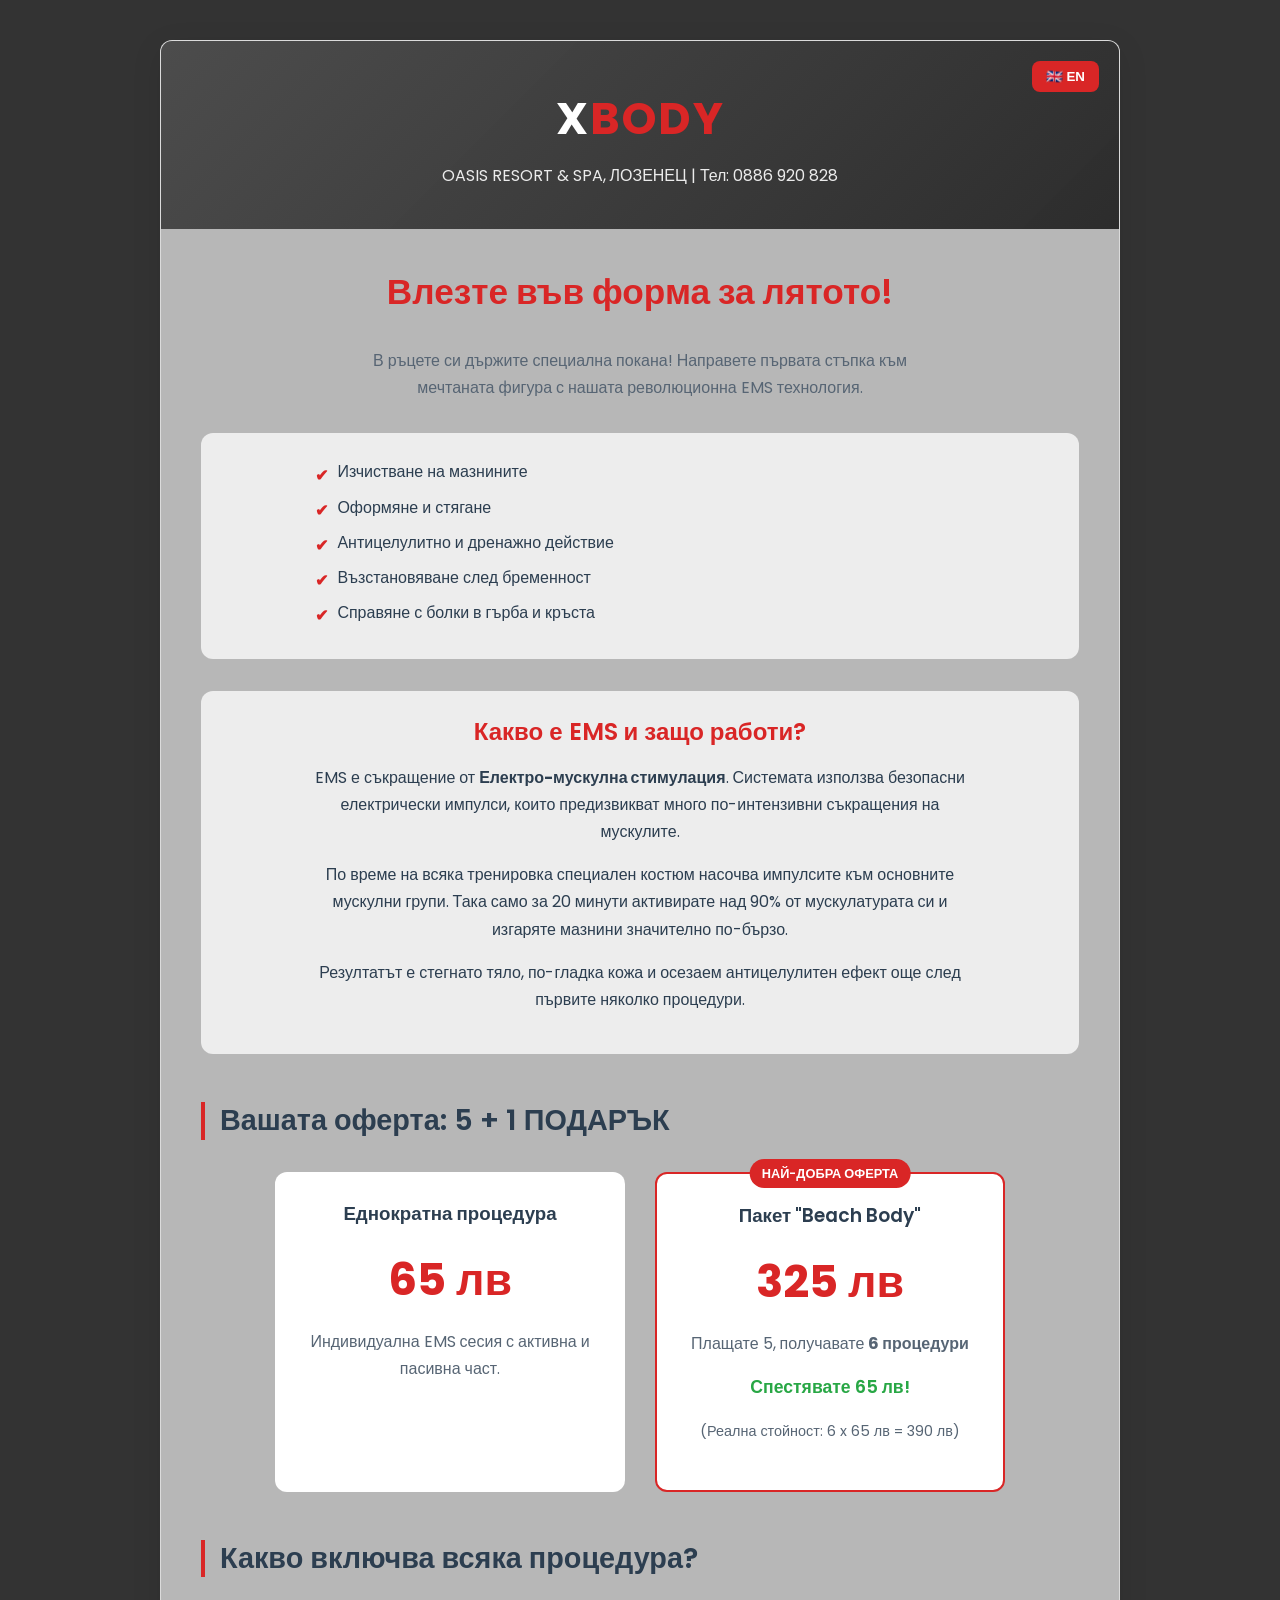
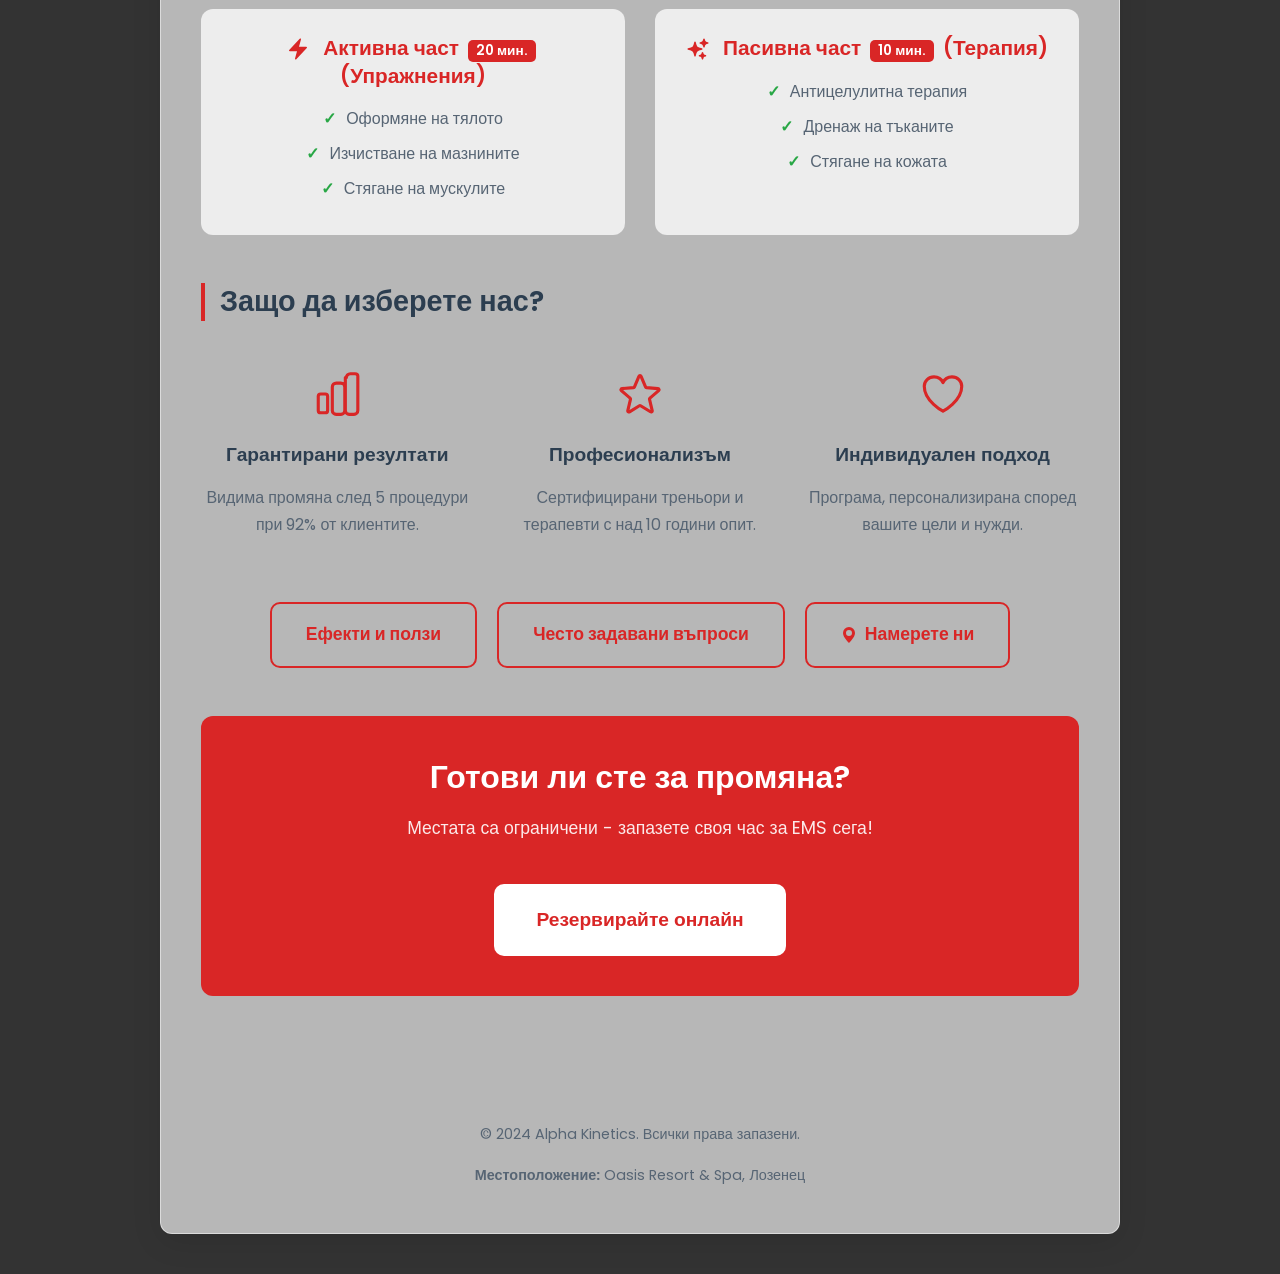
<file: xbody.html>
<!DOCTYPE html>
<html lang="bg">
<head>
    <meta charset="UTF-8">
    <meta name="viewport" content="width=device-width, initial-scale=1.0">
    <meta name="description" content="EMS тренировки в Oasis Resort &amp; Spa, Лозенец. Научете как 20-минутните сесии оформят тялото и намаляват целулита." data-en="EMS training at Oasis Resort &amp; Spa, Lozenets. Learn how 20-minute sessions shape the body and reduce cellulite.">
    <title data-en="XBODY EMS Training - Oasis Lozenets">XBODY EMS Тренировки - &quot;Оазис&quot; Лозенец</title>
    <link rel="preconnect" href="https://fonts.googleapis.com">
    <link rel="preconnect" href="https://fonts.gstatic.com" crossorigin>
    <link href="https://fonts.googleapis.com/css2?family=Poppins:wght@400;500;600;700&display=swap" rel="stylesheet">
    <style>
        :root {
            --primary: #d92626;
            --primary-dark: #b31212;
            --text-dark: #2c3e50;
            --text-light: #576574;
            --background-rgba: rgba(255, 255, 255, 0.65);
            --card-rgba: rgba(255, 255, 255, 0.75);
            --card-shadow: 0 8px 30px rgba(0, 0, 0, 0.1);
            --border-radius: 12px;
        }

        * {
            margin: 0;
            padding: 0;
            box-sizing: border-box;
        }

        body {
            font-family: 'Poppins', 'Segoe UI', Tahoma, sans-serif;
            line-height: 1.7;
            color: var(--text-dark);
            background-color: #333; /* Fallback цвят */
        }

        body::before {
            content: '';
            position: fixed;
            top: 0;
            left: 0;
            right: 0;
            bottom: 0;
            z-index: -1;

            background-image: url('https://images.squarespace-cdn.com/content/v1/5330918ce4b09837d5a2599b/1459349412113-MSP6O2QS2T9Z0QQP1CRO/leanerpersonal+training+kensingtonsummerbody.jpeg?format=1500w');
            background-size: cover;
            background-position: center center;
            background-repeat: no-repeat;
        }

        .page-wrapper {
            max-width: 960px;
            margin: 40px auto;
            background: var(--background-rgba);
            backdrop-filter: blur(10px);
            -webkit-backdrop-filter: blur(10px);
            border-radius: var(--border-radius);
            box-shadow: var(--card-shadow);
            overflow: hidden;
            border: 1px solid rgba(255, 255, 255, 0.5);
        }

        .header {
            background: linear-gradient(135deg, rgba(50,50,50,0.8), rgba(30,30,30,0.9));
            color: white;
            padding: 40px;
            text-align: center;
        }

        .logo {
            font-size: 2.8rem;
            font-weight: 700;
            letter-spacing: 2px;
            color: white;
        }
        
        .logo span {
            color: var(--primary);
        }

        .subtitle {
            font-size: 1rem;
            font-weight: 400;
            opacity: 0.9;
            margin-top: 5px;
        }

        .lang-btn {
            position: absolute;
            top: 20px;
            right: 20px;
            padding: 8px 14px;
            background: var(--primary);
            color: white;
            border: none;
            border-radius: 8px;
            font-weight: 600;
            cursor: pointer;
        }

        .content {
            padding: 40px;
        }
        
        h1, h2, h3 {
            font-weight: 600;
            margin-bottom: 1rem;
            line-height: 1.3;
        }
        
        h1 { font-size: 2.2rem; color: var(--primary); text-align: center; margin-bottom: 2rem; }
        h2 { font-size: 1.8rem; border-left: 4px solid var(--primary); padding-left: 15px; margin-top: 3rem; }
        p { margin-bottom: 1rem; color: var(--text-light); }

        .ems-intro {
            background-color: var(--card-rgba);
            padding: 25px;
            border-radius: var(--border-radius);
            margin: 2rem 0;
            text-align: center;
        }
        .ems-intro h3 {
            color: var(--primary);
            font-size: 1.5rem;
        }
        .ems-intro p {
            max-width: 650px;
            margin: 0 auto 1rem;
            color: var(--text-dark);
        }

        .effects-list {
            background-color: var(--card-rgba);
            padding: 25px;
            border-radius: var(--border-radius);
            margin: 2rem 0;
        }
        .effects-list ul {
            list-style: none;
            max-width: 650px;
            margin: 0 auto;
            padding: 0;
        }
        .effects-list li {
            position: relative;
            padding-left: 1.4rem;
            margin-bottom: 0.5rem;
            color: var(--text-dark);
            font-weight: 500;
        }
        .effects-list li::before {
            content: '✔';
            position: absolute;
            left: 0;
            top: 0.2rem;
            color: var(--primary);
            font-weight: bold;
        }

        .benefits-grid {
            display: grid;
            grid-template-columns: repeat(auto-fit, minmax(280px, 1fr));
            gap: 30px;
            margin: 2rem 0;
        }

        .benefit-card {
            background: var(--card-rgba);
            padding: 25px;
            border-radius: var(--border-radius);
            text-align: center;
            border: 1px solid var(--border-color);
        }
        
        .benefit-card h3 {
            font-size: 1.3rem;
            color: var(--primary);
        }
        .benefit-card ul { list-style: none; padding: 0; }
        .benefit-card li { margin-bottom: 0.5rem; color: var(--text-light); }
        .benefit-card li::before { content: '✓'; color: #28a745; font-weight: bold; margin-right: 10px; }

        .benefit-icon {
            width: 24px;
            height: 24px;
            margin-right: 8px;
            vertical-align: middle;
            color: var(--primary);
        }
        .time-tag {
            display: inline-block;
            background: var(--primary);
            color: #fff;
            padding: 2px 8px;
            border-radius: 5px;
            font-size: 0.85rem;
            margin: 0 4px;
        }

        .pricing-grid {
            display: flex;
            justify-content: center;
            gap: 30px;
            flex-wrap: wrap;
            margin: 2rem 0;
        }
        
        .price-card {
            flex: 1;
            min-width: 250px;
            max-width: 350px;
            padding: 30px;
            border-radius: var(--border-radius);
            text-align: center;
            border: 1px solid var(--border-color);
            background-color: white;
            transition: all 0.3s ease;
        }
        
        .price-card:hover {
            transform: translateY(-5px);
            box-shadow: var(--card-shadow);
            border-color: var(--primary);
        }

        .price-card.recommended {
            border: 2px solid var(--primary);
            position: relative;
            --label-text: 'НАЙ-ДОБРА ОФЕРТА';
        }
        .price-card.recommended::before {
            content: var(--label-text);
            position: absolute;
            top: -15px;
            left: 50%;
            transform: translateX(-50%);
            background: var(--primary);
            color: white;
            padding: 4px 12px;
            border-radius: 20px;
            font-size: 0.8rem;
            font-weight: 600;
        }
        
        .price { font-size: 2.8rem; font-weight: 700; color: var(--primary); margin: 10px 0; }
        .price-card .saving { font-weight: 600; font-size: 1.1rem; color: #28a745; }
        .price-card .value-note { font-size: 0.9rem; color: var(--text-light); margin-top: 5px;}

        .trust-section {
            display: grid;
            grid-template-columns: repeat(auto-fit, minmax(250px, 1fr));
            gap: 30px;
            margin: 3rem 0;
        }
        .trust-item { text-align: center; }
        .trust-icon { width: 50px; height: 50px; margin-bottom: 1rem; color: var(--primary); }
        .trust-item h3 { font-size: 1.2rem; }
        
        .buttons-container { display: flex; justify-content: center; gap: 20px; flex-wrap: wrap; margin: 2rem 0; }
        .btn { padding: 16px 34px; border-radius: 10px; font-weight: 600; text-decoration: none; display: inline-flex; align-items: center; justify-content: center; text-align: center; transition: all 0.3s ease; border: 2px solid transparent; font-size: 1.1rem; }
        .btn-primary { background: linear-gradient(90deg, var(--primary), var(--primary-dark)); color: white; border-color: var(--primary); }
        .btn-primary:hover { background: var(--primary-dark); border-color: var(--primary-dark); transform: translateY(-3px); box-shadow: 0 5px 15px rgba(217, 38, 38, 0.3); }
        .btn-outline { background: transparent; color: var(--primary); border-color: var(--primary); }
        .btn-outline:hover { background: var(--primary); color: white; transform: translateY(-3px); box-shadow: 0 5px 15px rgba(217, 38, 38, 0.1); }

        .final-cta {
            background: var(--primary);
            color: white;
            text-align: center;
            padding: 40px;
            border-radius: var(--border-radius);
            margin: 3rem 0 1rem;
        }
        .final-cta h2 { font-size: 2rem; color: white; border: none; padding: 0; margin-top: 0; }
        .final-cta p { color: rgba(255,255,255,0.9); font-size: 1.1rem; }
        .final-cta .btn { background: white; color: var(--primary); margin-top: 1.5rem; font-size: 1.2rem; padding: 18px 40px; border-radius: 10px; }
        .final-cta .btn:hover { background: #f0f0f0; box-shadow: 0 5px 15px rgba(0,0,0,0.1); }

        .footer {
            text-align: center;
            padding: 30px;
            color: var(--text-dark);
            font-size: 0.9rem;
            border-top: 1px solid var(--border-color);
            margin-top: 40px;
        }
        
        @media (max-width: 768px) {
            .page-wrapper { margin: 0; border-radius: 0; border: none; }
            .content { padding: 25px; }
            .header { padding: 30px 20px; }
            h1 { font-size: 1.8rem; }
            h2 { font-size: 1.5rem; }
        }

    </style>
</head>
<body>

    <div class="page-wrapper">
        <header class="header">
            <div class="logo">X<span>BODY</span></div>
            <div class="subtitle" data-en="OASIS RESORT &amp; SPA, LOZENETS | Tel: 0886 920 828">OASIS RESORT &amp; SPA, ЛОЗЕНЕЦ | Тел: 0886 920 828</div>
            <button id="lang-toggle" class="lang-btn" title="English version">🇬🇧 EN</button>
        </header>

        <main class="content">
            <h1 data-en="Get in shape for summer!">Влезте във форма за лятото!</h1>
            <p style="text-align: center; max-width: 600px; margin: 0 auto 2rem auto;" data-en="You hold a special invitation! Take the first step toward your dream figure with our revolutionary EMS technology.">В ръцете си държите специална покана! Направете първата стъпка към мечтаната фигура с нашата революционна EMS технология.</p>

            <div class="effects-list">
                <ul>
                    <li data-en="Fat reduction">Изчистване на мазнините</li>
                    <li data-en="Toning and shaping">Оформяне и стягане</li>
                    <li data-en="Anti-cellulite and drainage action">Антицелулитно и дренажно действие</li>
                    <li data-en="Post-pregnancy recovery">Възстановяване след бременност</li>
                    <li data-en="Relief of back and lower back pain">Справяне с болки в гърба и кръста</li>
                </ul>
            </div>

            <div class="ems-intro">
                <h3 data-en="What is EMS and why does it work?">Какво е EMS и защо работи?</h3>
                <p data-en="EMS stands for Electrical Muscle Stimulation. The system uses safe electrical impulses that trigger much more intensive muscle contractions.">EMS е съкращение от <strong>Електро-мускулна стимулация</strong>. Системата използва безопасни електрически импулси, които предизвикват много по-интензивни съкращения на мускулите.</p>
                <p data-en="During each session a special suit directs the impulses to the main muscle groups. This way in just 20 minutes you activate over 90% of your muscles and burn fat much faster.">По време на всяка тренировка специален костюм насочва импулсите към основните мускулни групи. Така само за 20 минути активирате над 90% от мускулатурата си и изгаряте мазнини значително по-бързо.</p>
                <p data-en="The result is a toned body, smoother skin and a noticeable anti-cellulite effect after just a few procedures.">Резултатът е стегнато тяло, по-гладка кожа и осезаем антицелулитен ефект още след първите няколко процедури.</p>
            </div>

            <h2 data-en="Your offer: 5 + 1 FREE">Вашата оферта: 5 + 1 ПОДАРЪК</h2>
            <div class="pricing-grid">
                <div class="price-card">
                    <h3 data-en="Single session">Еднократна процедура</h3>
                    <div class="price" data-en="65 BGN">65 лв</div>
                    <p data-en="Individual EMS session with active and passive part.">Индивидуална EMS сесия с активна и пасивна част.</p>
                </div>
                <div class="price-card recommended" data-label-en="BEST DEAL">
                    <h3 data-en="Package *Beach Body*" package">Пакет "Beach Body"</h3>
                    <div class="price" data-en="325 BGN">325 лв</div>
                    <p data-en="Pay for 5, get <strong>6 sessions</strong>">Плащате 5, получавате <strong>6 процедури</strong> </p>
                    <p class="saving" data-en="Save 65 BGN!">Спестявате 65 лв!</p>
                    <p class="value-note" data-en="(Actual value: 6 x 65 BGN = 390 BGN)">(Реална стойност: 6 x 65 лв = 390 лв)</p>
                </div>
            </div>

            <h2 data-en="What does each session include?">Какво включва всяка процедура?</h2>
            <div class="benefits-grid">
                <div class="benefit-card">
                    <h3 data-en="Active part <span class='time-tag'>20 min</span> (Exercises)"><svg class="benefit-icon" xmlns="http://www.w3.org/2000/svg" viewBox="0 0 24 24" fill="currentColor"><path fill-rule="evenodd" d="M14.615 1.595a.75.75 0 01.359.852L12.982 9.75h7.268a.75.75 0 01.548 1.262l-10.5 11.25a.75.75 0 01-1.272-.71l1.992-7.302H3.75a.75.75 0 01-.548-1.262l10.5-11.25a.75.75 0 01.913-.143z" clip-rule="evenodd"/></svg> Активна част <span class="time-tag">20 мин.</span> (Упражнения)</h3>
                    <ul>
                        <li data-en="Body shaping">Оформяне на тялото</li>
                        <li data-en="Fat burning">Изчистване на мазнините</li>
                        <li data-en="Muscle toning">Стягане на мускулите</li>
                    </ul>
                </div>
                <div class="benefit-card">
                    <h3 data-en="Passive part <span class='time-tag'>10 min</span> (Therapy)"><svg class="benefit-icon" xmlns="http://www.w3.org/2000/svg" viewBox="0 0 24 24" fill="currentColor"><path fill-rule="evenodd" d="M9 4.5a.75.75 0 01.721.544l.813 2.846a3.75 3.75 0 002.576 2.576l2.846.813a.75.75 0 010 1.442l-2.846.813a3.75 3.75 0 00-2.576 2.576l-.813 2.846a.75.75 0 01-1.442 0l-.813-2.846a3.75 3.75 0 00-2.576-2.576l-2.846-.813a.75.75 0 010-1.442l2.846-.813A3.75 3.75 0 007.466 7.89l.813-2.846A.75.75 0 019 4.5zM18 1.5a.75.75 0 01.728.568l.258 1.036c.236.94.97 1.674 1.91 1.91l1.036.258a.75.75 0 010 1.456l-1.036.258c-.94.236-1.674.97-1.91 1.91l-.258 1.036a.75.75 0 01-1.456 0l-.258-1.036a2.625 2.625 0 00-1.91-1.91l-1.036-.258a.75.75 0 010-1.456l1.036-.258a2.625 2.625 0 001.91-1.91l.258-1.036A.75.75 0 0118 1.5zM16.5 15a.75.75 0 01.712.513l.394 1.183c.15.447.5.799.948.948l1.183.395a.75.75 0 010 1.422l-1.183.395c-.447.15-.799.5-.948.948l-.395 1.183a.75.75 0 01-1.422 0l-.395-1.183a1.5 1.5 0 00-.948-.948l-1.183-.395a.75.75 0 010-1.422l1.183-.395c.447-.15.799-.5.948-.948l.395-1.183A.75.75 0 0116.5 15z" clip-rule="evenodd"/></svg> Пасивна част <span class="time-tag">10 мин.</span> (Терапия)</h3>
                    <ul>
                        <li data-en="Anti-cellulite therapy">Антицелулитна терапия</li>
                        <li data-en="Tissue drainage">Дренаж на тъканите</li>
                        <li data-en="Skin tightening">Стягане на кожата</li>
                    </ul>
                </div>
            </div>

            <h2 data-en="Why choose us?">Защо да изберете нас?</h2>
            <div class="trust-section">
                <div class="trust-item">
                    <svg class="trust-icon" xmlns="http://www.w3.org/2000/svg" fill="none" viewBox="0 0 24 24" stroke-width="1.5" stroke="currentColor"><path stroke-linecap="round" stroke-linejoin="round" d="M3 13.125C3 12.504 3.504 12 4.125 12h2.25c.621 0 1.125.504 1.125 1.125v6.75C7.5 20.496 6.996 21 6.375 21h-2.25A1.125 1.125 0 013 19.875v-6.75zM9.75 8.625c0-1.036.84-1.875 1.875-1.875h2.25c1.035 0 1.875.84 1.875 1.875v11.25c0 1.035-.84 1.875-1.875 1.875h-2.25a1.875 1.875 0 01-1.875-1.875V8.625zM16.5 4.125c0-1.036.84-1.875 1.875-1.875h2.25C21.496 2.25 22 2.754 22 3.375v16.5c0 1.035-.84 1.875-1.875 1.875h-2.25a1.875 1.875 0 01-1.875-1.875V4.125z" /></svg>
                    <h3 data-en="Guaranteed results">Гарантирани резултати</h3>
                    <p data-en="Visible change after 5 sessions for 92% of clients.">Видима промяна след 5 процедури при 92% от клиентите.</p>
                </div>
                <div class="trust-item">
                    <svg class="trust-icon" xmlns="http://www.w3.org/2000/svg" fill="none" viewBox="0 0 24 24" stroke-width="1.5" stroke="currentColor"><path stroke-linecap="round" stroke-linejoin="round" d="M11.48 3.499a.562.562 0 011.04 0l2.125 5.111a.563.563 0 00.475.345l5.518.442c.499.04.701.663.321.988l-4.204 3.602a.563.563 0 00-.182.557l1.285 5.385a.562.562 0 01-.84.61l-4.725-2.885a.563.563 0 00-.586 0L6.982 20.54a.562.562 0 01-.84-.61l1.285-5.386a.562.562 0 00-.182-.557l-4.204-3.602a.563.563 0 01.321-.988l5.518-.442a.563.563 0 00.475-.345L11.48 3.5z" /></svg>
                    <h3 data-en="Professionalism">Професионализъм</h3>
                    <p data-en="Certified trainers and therapists with over 10 years of experience.">Сертифицирани треньори и терапевти с над 10 години опит.</p>
                </div>
                <div class="trust-item">
                    <svg class="trust-icon" xmlns="http://www.w3.org/2000/svg" fill="none" viewBox="0 0 24 24" stroke-width="1.5" stroke="currentColor"><path stroke-linecap="round" stroke-linejoin="round" d="M21 8.25c0-2.485-2.099-4.5-4.688-4.5-1.935 0-3.597 1.126-4.312 2.733-.715-1.607-2.377-2.733-4.313-2.733C5.1 3.75 3 5.765 3 8.25c0 7.22 9 12 9 12s9-4.78 9-12z" /></svg>
                    <h3 data-en="Individual approach">Индивидуален подход</h3>
                    <p data-en="Program tailored to your goals and needs.">Програма, персонализирана според вашите цели и нужди.</p>
                </div>
            </div>

            <div class="buttons-container">
                <a href="effects.html" class="btn btn-outline" data-en="Effects and Benefits">Ефекти и ползи</a>
                <a href="faq.html" class="btn btn-outline" data-en="Frequently asked questions">Често задавани въпроси</a>
                <!-- НОВ БУТОН ЗА ЛОКАЦИЯ -->
                <a href="https://www.google.com/maps/place//data=!4m2!3m1!1s0x40a12dad1ed57d07:0xd709069b723b1ba8?sa=X&ved=1t:8290&hl=bg&ictx=111" class="btn btn-outline" target="_blank" rel="noopener">
                    <svg xmlns="http://www.w3.org/2000/svg" width="16" height="16" fill="currentColor" viewBox="0 0 16 16" style="vertical-align: text-bottom; margin-right: 8px;">
                        <path d="M8 16s6-5.686 6-10A6 6 0 0 0 2 6c0 4.314 6 10 6 10zm0-7a3 3 0 1 1 0-6 3 3 0 0 1 0 6z"/>
                    </svg>
                    <span data-en="Find us">Намерете ни</span>
                </a>
            </div>

            <div class="final-cta">
                <h2 data-en="Ready for a change?">Готови ли сте за промяна?</h2>
                <p data-en="Slots are limited - book your EMS session now!">Местата са ограничени - запазете своя час за EMS сега!</p>
                <a href="https://xbody.as.me/oasis" class="btn" data-en="Book online">
                    Резервирайте онлайн
                </a>
            </div>
        </main>
        
        <footer class="footer">
            <p data-en="© 2024 Alpha Kinetics. All rights reserved.">© 2024 Alpha Kinetics. Всички права запазени.</p>
            <p><strong data-en="Location:">Местоположение:</strong> <span data-en="Oasis Resort &amp; Spa, Lozenets">Oasis Resort &amp; Spa, Лозенец</span></p>
        </footer>
</div>
<script>
document.addEventListener('DOMContentLoaded', () => {
    const btn = document.getElementById('lang-toggle');
    const root = document.documentElement;
    document.querySelectorAll('[data-en]').forEach(el => {
        const value = el.tagName.toLowerCase() === 'meta' ? el.getAttribute('content') : el.innerHTML;
        el.dataset.bg = value;
    });
    const recommended = document.querySelector('.price-card.recommended');
    if (recommended) {
        recommended.dataset.labelBg = recommended.style.getPropertyValue('--label-text');
    }
    function switchLang(toEn) {
        root.lang = toEn ? 'en' : 'bg';
        btn.textContent = toEn ? '🇧🇬 BG' : '🇬🇧 EN';
        btn.title = toEn ? 'Български' : 'English version';
        document.querySelectorAll('[data-en]').forEach(el => {
            const text = toEn ? el.dataset.en : el.dataset.bg;
            if (el.tagName.toLowerCase() === 'meta') {
                el.setAttribute('content', text);
            } else {
                el.innerHTML = text;
            }
        });
        if (recommended) {
            const label = toEn ? recommended.dataset.labelEn : recommended.dataset.labelBg;
            recommended.style.setProperty('--label-text', '"' + label + '"');
        }
        localStorage.setItem('lang', toEn ? 'en' : 'bg');
    }
    btn.addEventListener('click', () => switchLang(root.lang === 'bg'));
    const savedLang = localStorage.getItem('lang');
    if (savedLang === 'en') {
        switchLang(true);
    }
});
</script>
</body>
</html>
</file>
<file: report.css>
body {
    font-family: 'Montserrat', sans-serif;
}

@media (max-width: 600px) {
    body {
        padding: 10px;
    }

    h1 {
        font-size: 1.4rem;
        margin-bottom: 15px;
    }

    #filters {
        flex-direction: column;
        gap: 6px;
    }

    input[type="text"],
    input[type="date"] {
        width: 100%;
        padding: 4px 6px;
    }

    th,
    td {
        padding: 4px;
        font-size: 0.9rem;
    }

    table th:nth-child(4),
    table td:nth-child(4),
    table th:nth-child(5),
    table td:nth-child(5) {
        display: none;
    }
}
</file>
<file: admin.css>
:root {
    --admin-accent: #c9a96e;
    --admin-dark: #1a1a1a;
    --admin-sidebar: #222;
    --admin-border: #e8e8e8;
    --admin-bg: #f4f4f4;
    --admin-radius: 10px;
}

*, *::before, *::after { box-sizing: border-box; margin: 0; padding: 0; }

body {
    font-family: 'Segoe UI', system-ui, sans-serif;
    font-size: 15px;
    line-height: 1.5;
    color: #333;
    background: var(--admin-bg);
}

/* Login */
.login-screen {
    min-height: 100vh;
    display: flex;
    align-items: center;
    justify-content: center;
    background: linear-gradient(135deg, #1a1a1a 0%, #2d2d2d 100%);
    padding: 20px;
    position: fixed;
    inset: 0;
    z-index: 200;
}

.login-screen[hidden],
body.admin-logged-in .login-screen {
    display: none !important;
}

#adminApp[hidden] {
    display: none !important;
}

#adminApp:not([hidden]) {
    display: flex;
}

.login-card {
    background: #fff;
    border-radius: 16px;
    padding: 40px;
    width: 100%;
    max-width: 420px;
    box-shadow: 0 20px 60px rgba(0,0,0,0.3);
}

.login-card h1 {
    font-size: 24px;
    margin-bottom: 8px;
    color: var(--admin-dark);
}

.login-card p {
    color: #888;
    margin-bottom: 28px;
    font-size: 14px;
}

.login-card label {
    display: block;
    font-size: 13px;
    font-weight: 600;
    margin-bottom: 8px;
    color: #555;
}

.login-card input {
    width: 100%;
    padding: 12px 16px;
    border: 1px solid var(--admin-border);
    border-radius: 8px;
    font-size: 15px;
    margin-bottom: 20px;
}

.login-card input:focus {
    outline: 2px solid var(--admin-accent);
    border-color: var(--admin-accent);
}

.btn {
    display: inline-flex;
    align-items: center;
    justify-content: center;
    gap: 8px;
    padding: 12px 20px;
    border: none;
    border-radius: 8px;
    font-size: 14px;
    font-weight: 600;
    cursor: pointer;
    transition: all 0.2s;
}

.btn-primary {
    background: var(--admin-accent);
    color: #fff;
    width: 100%;
}

.btn-primary:hover { background: #b89555; }

.btn-secondary {
    background: #fff;
    color: #333;
    border: 1px solid var(--admin-border);
}

.btn-secondary:hover { background: #f9f9f9; }

.btn-danger {
    background: #fff;
    color: #c0392b;
    border: 1px solid #f5c6cb;
}

.btn-danger:hover { background: #fdf0ef; }

.btn-sm { padding: 8px 14px; font-size: 13px; }

.login-error {
    color: #c0392b;
    font-size: 13px;
    margin-bottom: 16px;
    display: none;
}

.login-error.visible { display: block; }

/* Admin layout */
.admin-app {
    display: flex;
    min-height: 100vh;
}

.admin-sidebar {
    width: 260px;
    background: var(--admin-sidebar);
    color: #fff;
    flex-shrink: 0;
    display: flex;
    flex-direction: column;
    position: fixed;
    top: 0;
    left: 0;
    bottom: 0;
    z-index: 100;
}

.admin-brand {
    padding: 24px 20px;
    border-bottom: 1px solid rgba(255,255,255,0.08);
}

.admin-brand h2 {
    font-size: 18px;
    letter-spacing: 2px;
    color: var(--admin-accent);
}

.admin-brand span {
    font-size: 12px;
    color: rgba(255,255,255,0.45);
}

.admin-nav {
    flex: 1;
    overflow-y: auto;
    padding: 16px 0;
}

.admin-nav button {
    display: flex;
    align-items: center;
    gap: 12px;
    width: 100%;
    padding: 12px 20px;
    background: none;
    border: none;
    color: rgba(255,255,255,0.6);
    font-size: 14px;
    text-align: left;
    cursor: pointer;
    transition: all 0.2s;
}

.admin-nav button:hover,
.admin-nav button.active {
    background: rgba(255,255,255,0.06);
    color: #fff;
}

.admin-nav button.active {
    border-left: 3px solid var(--admin-accent);
    padding-left: 17px;
}

.admin-nav button i {
    width: 18px;
    text-align: center;
    color: var(--admin-accent);
}

.admin-sidebar-footer {
    padding: 16px 20px;
    border-top: 1px solid rgba(255,255,255,0.08);
}

.admin-sidebar-footer a {
    display: block;
    color: rgba(255,255,255,0.5);
    font-size: 13px;
    text-decoration: none;
    margin-bottom: 8px;
}

.admin-sidebar-footer a:hover { color: #fff; }

.admin-main {
    flex: 1;
    margin-left: 260px;
    display: flex;
    flex-direction: column;
    min-height: 100vh;
}

.admin-topbar {
    background: #fff;
    border-bottom: 1px solid var(--admin-border);
    padding: 16px 28px;
    display: flex;
    align-items: center;
    justify-content: space-between;
    position: sticky;
    top: 0;
    z-index: 50;
}

.admin-topbar h1 {
    font-size: 20px;
    font-weight: 600;
}

.admin-actions {
    display: flex;
    gap: 10px;
    flex-wrap: wrap;
}

.admin-content {
    padding: 28px;
    flex: 1;
}

/* Panels */
.admin-panel {
    background: #fff;
    border-radius: var(--admin-radius);
    border: 1px solid var(--admin-border);
    margin-bottom: 24px;
    overflow: hidden;
}

.admin-panel-header {
    padding: 18px 24px;
    border-bottom: 1px solid var(--admin-border);
    background: #fafafa;
}

.admin-panel-header h3 {
    font-size: 16px;
    font-weight: 600;
}

.admin-panel-header p {
    font-size: 13px;
    color: #888;
    margin-top: 4px;
}

.admin-panel-body {
    padding: 24px;
}

/* Form fields */
.field {
    margin-bottom: 20px;
}

.field label {
    display: block;
    font-size: 13px;
    font-weight: 600;
    color: #555;
    margin-bottom: 6px;
}

.field .field-hint {
    font-size: 12px;
    color: #999;
    font-weight: 400;
    margin-top: 4px;
}

.field input[type="text"],
.field input[type="url"],
.field input[type="email"],
.field input[type="number"],
.field textarea,
.field select {
    width: 100%;
    padding: 10px 14px;
    border: 1px solid var(--admin-border);
    border-radius: 8px;
    font-size: 14px;
    font-family: inherit;
}

.field textarea {
    min-height: 90px;
    resize: vertical;
}

.field input:focus,
.field textarea:focus,
.field select:focus {
    outline: 2px solid rgba(201,169,110,0.4);
    border-color: var(--admin-accent);
}

.field-row {
    display: grid;
    grid-template-columns: 1fr 1fr;
    gap: 16px;
}

/* Image field */
.image-field {
    display: flex;
    gap: 16px;
    align-items: flex-start;
}

.image-preview {
    width: 120px;
    height: 80px;
    border-radius: 8px;
    overflow: hidden;
    background: #eee;
    flex-shrink: 0;
    border: 1px solid var(--admin-border);
}

.image-preview img {
    width: 100%;
    height: 100%;
    object-fit: cover;
}

.image-preview.panorama {
    width: 160px;
    height: 80px;
}

.image-controls {
    flex: 1;
}

.image-controls .btn-row {
    display: flex;
    gap: 8px;
    margin-top: 8px;
    flex-wrap: wrap;
}

.file-input-hidden {
    display: none;
}

/* List items */
.list-item {
    border: 1px solid var(--admin-border);
    border-radius: var(--admin-radius);
    margin-bottom: 16px;
    overflow: hidden;
}

.list-item-header {
    display: flex;
    align-items: center;
    justify-content: space-between;
    padding: 14px 18px;
    background: #fafafa;
    cursor: pointer;
    user-select: none;
}

.list-item-header h4 {
    font-size: 15px;
    font-weight: 600;
}

.list-item-header .item-actions {
    display: flex;
    gap: 8px;
}

.list-item-body {
    padding: 20px;
    border-top: 1px solid var(--admin-border);
    display: none;
}

.list-item.open .list-item-body {
    display: block;
}

.list-item.open .list-item-header {
    background: #fff;
}

.add-item-bar {
    margin-top: 12px;
}

/* Gallery images list */
.gallery-images-list {
    display: flex;
    flex-direction: column;
    gap: 10px;
}

.gallery-image-row {
    display: flex;
    gap: 10px;
    align-items: center;
}

.gallery-image-row input {
    flex: 1;
}

.gallery-image-row .thumb {
    width: 48px;
    height: 36px;
    border-radius: 4px;
    object-fit: cover;
    background: #eee;
}

/* Toast */
.admin-toast {
    position: fixed;
    bottom: 24px;
    right: 24px;
    background: #222;
    color: #fff;
    padding: 14px 22px;
    border-radius: 10px;
    font-size: 14px;
    z-index: 9999;
    transform: translateY(100px);
    opacity: 0;
    transition: all 0.3s;
    max-width: 360px;
}

.admin-toast.visible {
    transform: translateY(0);
    opacity: 1;
}

.admin-toast.success { background: #2d6a4f; }
.admin-toast.error { background: #9b2226; }

/* Help box */
.help-box {
    background: #fffbeb;
    border: 1px solid #fde68a;
    border-radius: 8px;
    padding: 14px 18px;
    margin-bottom: 24px;
    font-size: 13px;
    color: #92400e;
}

.help-box i {
    margin-right: 8px;
}

@media (max-width: 900px) {
    .admin-sidebar {
        width: 100%;
        position: relative;
        height: auto;
    }

    .admin-main {
        margin-left: 0;
    }

    .admin-app {
        flex-direction: column;
    }

    .admin-nav {
        display: flex;
        flex-wrap: wrap;
        padding: 8px;
        gap: 4px;
    }

    .admin-nav button {
        width: auto;
        padding: 8px 12px;
        border-radius: 6px;
        font-size: 13px;
    }

    .field-row {
        grid-template-columns: 1fr;
    }
}

/* Inquiries badge */
.nav-badge {
    margin-left: auto;
    background: #c0392b;
    color: #fff;
    font-size: 11px;
    font-weight: 700;
    padding: 2px 7px;
    border-radius: 10px;
    min-width: 20px;
    text-align: center;
}

.admin-nav button .nav-badge {
    margin-left: 8px;
}

/* Inquiries list */
.inquiry-card {
    border: 1px solid var(--admin-border);
    border-radius: var(--admin-radius);
    padding: 18px 20px;
    margin-bottom: 14px;
    background: #fff;
}

.inquiry-card.unread {
    border-left: 4px solid var(--admin-accent);
    background: #fffdf8;
}

.inquiry-card-header {
    display: flex;
    justify-content: space-between;
    align-items: flex-start;
    gap: 12px;
    margin-bottom: 10px;
}

.inquiry-card-header h4 {
    font-size: 16px;
    font-weight: 600;
}

.inquiry-meta {
    font-size: 12px;
    color: #888;
    margin-bottom: 10px;
}

.inquiry-meta span {
    margin-right: 14px;
}

.inquiry-message {
    font-size: 14px;
    line-height: 1.6;
    color: #444;
    white-space: pre-wrap;
}

.inquiry-actions {
    display: flex;
    gap: 8px;
    margin-top: 14px;
    flex-wrap: wrap;
}

/* Admin alert modal */
.admin-modal-overlay {
    position: fixed;
    inset: 0;
    background: rgba(0,0,0,0.55);
    z-index: 500;
    display: flex;
    align-items: center;
    justify-content: center;
    padding: 20px;
}

.admin-modal-overlay[hidden] {
    display: none !important;
}

.admin-modal {
    background: #fff;
    border-radius: 14px;
    max-width: 640px;
    width: 100%;
    max-height: 85vh;
    overflow: hidden;
    display: flex;
    flex-direction: column;
    box-shadow: 0 24px 80px rgba(0,0,0,0.3);
}

.admin-modal-header {
    padding: 20px 24px;
    border-bottom: 1px solid var(--admin-border);
    display: flex;
    justify-content: space-between;
    align-items: center;
}

.admin-modal-header h2 {
    font-size: 18px;
}

.admin-modal-body {
    padding: 20px 24px;
    overflow-y: auto;
    flex: 1;
}

.admin-modal-footer {
    padding: 16px 24px;
    border-top: 1px solid var(--admin-border);
    display: flex;
    gap: 10px;
    justify-content: flex-end;
}

.empty-state {
    text-align: center;
    padding: 48px 20px;
    color: #888;
}

.empty-state i {
    font-size: 40px;
    color: #ddd;
    margin-bottom: 12px;
}
</file>
<file: style.css>
/* ============================================
   Archimak Theme Replica — IntoDesign Studio
   ============================================ */

:root {
    --accent: #c9a96e;
    --accent-light: #dfc18e;
    --dark-1: #222;
    --dark-2: #262626;
    --dark-3: #292929;
    --dark-4: #333;
    --gray-bg: #f7f7f7;
    --sidebar-w: 90px;
    --topbar-h: 90px;
    --content-pad-x: 60px;
    --content-max-w: 1400px;
    --transition: 0.35s cubic-bezier(0.23, 1, 0.32, 1);
    --header-z: 100;
}

@media (prefers-reduced-motion: reduce) {
    *, *::before, *::after {
        animation-duration: 0.01ms !important;
        animation-iteration-count: 1 !important;
        transition-duration: 0.01ms !important;
        scroll-behavior: auto !important;
    }
}

body.nav-open {
    overflow: hidden;
}

body.media-lightbox-open {
    overflow: hidden;
}

*, *::before, *::after {
    margin: 0;
    padding: 0;
    box-sizing: border-box;
}

html {
    scroll-behavior: smooth;
}

body {
    font-family: 'Mukta Vaani', sans-serif;
    font-size: 14px;
    font-weight: 400;
    line-height: 1.6;
    color: #292929;
    background: #fff;
    overflow-x: hidden;
}

h1, h2, h3, h4, h5, h6 {
    font-family: 'Teko', sans-serif;
    font-weight: 600;
    line-height: 1.2;
}

a {
    text-decoration: none;
    color: inherit;
    transition: all 0.3s ease;
}

img {
    max-width: 100%;
    height: auto;
    display: block;
}

ul {
    list-style: none;
}

/* ---- Preloader ---- */
.loader-wrap {
    position: fixed;
    top: 0;
    left: 0;
    width: 100%;
    height: 100%;
    background: #222;
    z-index: 9999;
    display: flex;
    align-items: center;
    justify-content: center;
    transition: opacity 0.6s ease, visibility 0.6s ease;
}

.loader-wrap.hidden {
    opacity: 0;
    visibility: hidden;
    pointer-events: none;
}

.loader-inner {
    text-align: center;
}

.loader-logo {
    display: flex;
    gap: 4px;
    justify-content: center;
    margin-bottom: 30px;
}

.loader-logo .logo-letter {
    font-family: 'Teko', sans-serif;
    font-size: 48px;
    font-weight: 700;
    color: #fff;
    border: 1px solid rgba(255,255,255,0.3);
    padding: 4px 10px;
    animation: loaderPulse 1.5s ease infinite;
}

.loader-logo .logo-letter:nth-child(2) { animation-delay: 0.1s; }
.loader-logo .logo-letter:nth-child(3) { animation-delay: 0.2s; }
.loader-logo .logo-letter:nth-child(4) { animation-delay: 0.3s; }

@keyframes loaderPulse {
    0%, 100% { opacity: 0.4; }
    50% { opacity: 1; }
}

.loader-progress {
    width: 200px;
    height: 2px;
    background: rgba(255,255,255,0.1);
    margin: 0 auto;
    overflow: hidden;
}

.loader-progress-bar {
    height: 100%;
    width: 0;
    background: #fff;
    animation: loaderBar 1.5s ease forwards;
}

@keyframes loaderBar {
    to { width: 100%; }
}

/* ---- Fixed Left Sidebar Header ---- */
.main-header {
    position: fixed;
    top: 0;
    left: 0;
    width: var(--sidebar-w);
    bottom: 0;
    background: #222;
    z-index: var(--header-z);
    display: flex;
    flex-direction: column;
    border-right: 1px solid rgba(255,255,255,0.05);
}

.logo-holder {
    width: var(--sidebar-w);
    height: var(--topbar-h);
    display: flex;
    align-items: center;
    justify-content: center;
    border-bottom: 1px solid rgba(255,255,255,0.05);
    flex-shrink: 0;
}

.logo-link.site-logo,
.site-logo {
    display: flex;
    flex-direction: column;
    align-items: center;
    justify-content: center;
    line-height: 1.1;
    text-align: center;
    text-decoration: none;
}

.logo-holder .logo-link.site-logo {
    width: 100%;
    height: 100%;
    padding: 0 6px;
}

.mobile-logo-text {
    font-family: 'Teko', sans-serif;
    font-size: 22px;
    font-weight: 700;
    color: #fff;
    letter-spacing: 3px;
    line-height: 1;
}

.mobile-logo-sub {
    font-size: 9px;
    letter-spacing: 0.2em;
    text-transform: lowercase;
    color: var(--accent);
    line-height: 1.2;
}

.header-social {
    flex: 1;
    display: flex;
    align-items: center;
    justify-content: center;
}

.header-social ul {
    display: flex;
    flex-direction: column;
    gap: 15px;
}

.header-social a {
    color: rgba(255,255,255,0.4);
    font-size: 14px;
    width: 30px;
    height: 30px;
    display: flex;
    align-items: center;
    justify-content: center;
}

.header-social a:hover {
    color: #fff;
}

.nav-button {
    background: none;
    border: none;
    cursor: pointer;
    display: flex;
    flex-direction: column;
    align-items: center;
    gap: 8px;
    padding: 10px;
    flex-shrink: 0;
}

.menu-burger {
    display: flex;
    flex-direction: column;
    gap: 5px;
    width: 24px;
}

.menu-burger span {
    display: block;
    height: 2px;
    background: #fff;
    transition: all 0.3s ease;
}

.nav-button.active .menu-burger span:nth-child(1) {
    transform: rotate(45deg) translate(5px, 5px);
}

.nav-button.active .menu-burger span:nth-child(2) {
    opacity: 0;
}

.nav-button.active .menu-burger span:nth-child(3) {
    transform: rotate(-45deg) translate(5px, -5px);
}

.menu-text {
    font-size: 10px;
    text-transform: uppercase;
    letter-spacing: 2px;
    color: rgba(255,255,255,0.6);
    font-weight: 600;
}

/* ---- Slide-out Navigation ---- */
.nav-overlay {
    position: fixed;
    top: 0;
    left: 0;
    width: 100%;
    height: 100%;
    background: rgba(0,0,0,0.6);
    z-index: 104;
    opacity: 0;
    visibility: hidden;
    transition: all 0.4s ease;
}

.nav-overlay.active {
    opacity: 1;
    visibility: visible;
}

.nav-holder {
    position: fixed;
    left: -600px;
    width: 600px;
    top: 0;
    bottom: 0;
    background: #212121;
    z-index: 105;
    transition: left 0.5s cubic-bezier(0.23, 1, 0.32, 1);
    display: flex;
    flex-direction: column;
    padding: 120px 60px 40px 200px;
}

.nav-holder.active {
    left: 0;
}

.nav-holder-line {
    position: absolute;
    left: 190px;
    top: 150px;
    bottom: 180px;
    width: 1px;
    background: rgba(255,255,255,0.1);
}

.sliding-menu ul li {
    margin-bottom: 8px;
}

.sliding-menu a {
    font-family: 'Teko', sans-serif;
    font-size: 32px;
    font-weight: 500;
    color: rgba(255,255,255,0.5);
    text-transform: uppercase;
    letter-spacing: 1px;
    position: relative;
    display: inline-block;
    padding: 4px 0;
}

.sliding-menu a::after {
    content: '';
    position: absolute;
    bottom: 0;
    left: 0;
    width: 0;
    height: 2px;
    background: #fff;
    transition: width 0.4s ease;
}

.sliding-menu a:hover::after,
.sliding-menu a.act-link::after {
    width: 70%;
    background: var(--accent);
}

.sliding-menu a.act-link {
    color: #fff;
}

.nav-footer {
    margin-top: auto;
    padding-top: 30px;
    border-top: 1px solid rgba(255,255,255,0.1);
}

.nav-footer-contacts p {
    color: rgba(255,255,255,0.5);
    font-size: 13px;
    margin-bottom: 4px;
}

.nav-footer-social {
    display: flex;
    gap: 15px;
    margin-top: 15px;
}

.nav-footer-social a {
    color: rgba(255,255,255,0.4);
    font-size: 14px;
}

.nav-footer-social a:hover {
    color: var(--accent-light);
}

/* ---- Top Header Bar ---- */
.top-header {
    position: fixed;
    top: 0;
    left: var(--sidebar-w);
    right: 0;
    height: var(--topbar-h);
    background: var(--dark-1);
    border-bottom: 1px solid rgba(255,255,255,0.05);
    z-index: 99;
}

.top-header-inner {
    width: 100%;
    height: 100%;
    margin: 0;
    padding: 0 var(--content-pad-x);
    display: flex;
    align-items: center;
    justify-content: space-between;
    gap: 32px;
    position: relative;
}

.top-header-left {
    display: flex;
    align-items: center;
    gap: clamp(24px, 3vw, 40px);
    min-width: 0;
    flex: 1 1 auto;
}

.mobile-logo {
    display: none;
    flex-direction: column;
    justify-content: center;
    align-items: flex-start;
    line-height: 1.1;
    flex-shrink: 0;
    height: var(--topbar-h);
    padding: 0 20px;
    border-right: 1px solid rgba(255,255,255,0.1);
}

.top-header-center {
    position: absolute;
    left: 50%;
    top: 50%;
    transform: translate(-50%, -50%);
    text-align: center;
    min-width: 0;
    max-width: min(420px, 40%);
    padding: 0 12px;
    pointer-events: none;
    display: none;
}

.header-tagline {
    display: inline-block;
    font-size: 10px;
    font-weight: 600;
    text-transform: uppercase;
    letter-spacing: 0.28em;
    color: rgba(255,255,255,0.38);
    white-space: nowrap;
    overflow: hidden;
    text-overflow: ellipsis;
    max-width: 100%;
    pointer-events: auto;
}

.top-header-right {
    display: flex;
    align-items: center;
    justify-content: flex-end;
    gap: clamp(12px, 2vw, 24px);
    flex: 0 0 auto;
}

.page-scroll-nav {
    min-width: 0;
}

.page-scroll-nav ul {
    display: flex;
    gap: clamp(16px, 2vw, 28px);
    align-items: center;
    flex-wrap: nowrap;
}

.page-scroll-nav a {
    font-size: 10px;
    font-weight: 600;
    text-transform: uppercase;
    letter-spacing: 0.16em;
    color: #8B8B8B;
    position: relative;
    padding-left: 20px;
    white-space: nowrap;
}

.page-scroll-nav a::before {
    content: '';
    position: absolute;
    left: 0;
    top: 50%;
    width: 12px;
    height: 1px;
    background: #555;
    margin-top: -1px;
    transition: width var(--transition), background var(--transition);
}

.page-scroll-nav a:hover,
.page-scroll-nav a.act-link {
    color: #fff;
}

.page-scroll-nav a:hover::before,
.page-scroll-nav a.act-link::before {
    width: 18px;
    background: var(--accent);
}

.top-header-cta {
    font-size: 10px;
    font-weight: 600;
    text-transform: uppercase;
    letter-spacing: 0.16em;
    color: rgba(255,255,255,0.75);
    display: flex;
    align-items: center;
    gap: 10px;
    padding: 11px 18px;
    border: 1px solid rgba(255,255,255,0.14);
    transition: color var(--transition), border-color var(--transition), background var(--transition);
    white-space: nowrap;
}

.top-header-cta:hover {
    color: #fff;
    border-color: var(--accent);
    background: rgba(201,169,110,0.08);
}

.top-header-cta i {
    color: var(--accent);
    font-size: 11px;
}

.top-header .nav-button {
    flex-direction: row;
    gap: 10px;
    padding: 10px 14px;
    border: 1px solid rgba(255,255,255,0.12);
    transition: border-color var(--transition);
}

.top-header .nav-button:hover {
    border-color: rgba(255,255,255,0.32);
}

.top-header .menu-text {
    color: rgba(255,255,255,0.72);
}

.scroll-progress-bar {
    position: absolute;
    bottom: 0;
    left: 0;
    right: 0;
    height: 2px;
    background: rgba(255,255,255,0.05);
}

.scroll-progress-fill {
    height: 100%;
    width: 0;
    background: linear-gradient(90deg, var(--accent), var(--accent-light));
    transition: width 0.15s linear;
}

/* ---- Main Content ---- */
.content-holder {
    margin-left: var(--sidebar-w);
    padding-top: var(--topbar-h);
    min-width: 0;
    overflow-x: clip;
}

.scroll-section {
    position: relative;
}

.section-inner {
    padding: 100px var(--content-pad-x);
    position: relative;
    max-width: var(--content-max-w);
    margin: 0 auto;
}

/* ---- Section Numbers ---- */
.section-number {
    position: absolute;
    right: 40px;
    top: 80px;
    font-family: 'Teko', sans-serif;
    font-size: 84px;
    font-weight: 700;
    color: #eee;
    opacity: 0;
    line-height: 1;
    z-index: 1;
    transform: translateY(20px);
    transition: opacity 0.8s ease, transform 0.8s ease;
}

.section-number.visible {
    opacity: 0.7;
    transform: translateY(0);
}

.section-number.light {
    color: rgba(255,255,255,0.08);
}

/* ---- Section Titles ---- */
.section-title {
    margin-bottom: 60px;
    position: relative;
    padding-bottom: 20px;
}

.section-title::after {
    content: '';
    position: absolute;
    left: 0;
    bottom: 0;
    height: 1px;
    width: 0;
    background: #eee;
    transition: width 0.8s cubic-bezier(0.23, 1, 0.32, 1);
}

.section-title.visible::after {
    width: 100%;
}

.section-title h2 {
    font-size: 26px;
    text-transform: uppercase;
    color: #000;
    font-weight: 800;
    letter-spacing: 1px;
    margin-bottom: 10px;
}

.section-title p {
    color: #666;
    font-size: 14px;
    max-width: 500px;
}

.section-title.light h2 {
    color: #fff;
}

.section-title.light p {
    color: rgba(255,255,255,0.6);
}

.section-title.light::after {
    background: rgba(255,255,255,0.1);
}

.section-title.compact {
    margin-bottom: 30px;
}

/* ---- Buttons ---- */
.btn {
    display: inline-block;
    padding: 14px 60px 14px 40px;
    background: #333;
    color: #fff;
    font-size: 10px;
    font-weight: 600;
    text-transform: uppercase;
    letter-spacing: 2px;
    position: relative;
    overflow: hidden;
    border: none;
    cursor: pointer;
    transition: all 0.3s ease;
}

.btn::after {
    content: '\f105';
    font-family: 'Font Awesome 6 Free';
    font-weight: 900;
    position: absolute;
    right: 0;
    top: 50%;
    transform: translateY(-50%);
    width: 50px;
    text-align: center;
    font-size: 14px;
}

.btn:hover {
    background: #444;
    color: #fff;
}

.btn:hover::after {
    color: var(--accent-light);
}

.btn-light {
    background: #fff;
    color: #222;
}

.btn-light:hover {
    background: #f0f0f0;
    color: #222;
}

.hero_btn {
    display: inline-block;
    padding: 13px 32px;
    color: #fff;
    background: #111;
    margin-top: 30px;
    font-size: 10px;
    letter-spacing: 2px;
    text-transform: uppercase;
    font-weight: 600;
    border: none;
    cursor: pointer;
}

.hero_btn:hover {
    background: #333;
    color: #fff;
}

/* ---- Hero Slider ---- */
.hero-wrap {
    height: calc(100vh - var(--topbar-h));
    height: calc(100dvh - var(--topbar-h));
    min-height: 520px;
    position: relative;
    overflow: hidden;
    background: var(--dark-1);
    margin-top: 0;
}

.hero-dec {
    position: absolute;
    left: 0;
    right: 75%;
    bottom: 0;
    top: 0;
    overflow: hidden;
    z-index: 1;
    opacity: 0.05;
    background: repeating-linear-gradient(
        60deg,
        transparent,
        transparent 20px,
        rgba(255,255,255,0.03) 20px,
        rgba(255,255,255,0.03) 21px
    );
}

.fs-slider {
    position: relative;
    height: 100%;
    z-index: 2;
}

.fs-slider-wrap {
    position: relative;
    height: 100%;
}

.hero-slider {
    position: relative;
    height: 100%;
}

.hero-slide {
    position: absolute;
    top: 0;
    left: 0;
    width: 100%;
    height: 100%;
    opacity: 0;
    visibility: hidden;
    transition: opacity 1s ease, visibility 1s ease;
}

.hero-slide.active {
    opacity: 1;
    visibility: visible;
}

.hero-slide-bg {
    position: absolute;
    top: 0;
    left: 0;
    width: 100%;
    height: 100%;
    background-size: cover;
    background-position: center;
    transform: scale(1.1);
    transition: transform 8s ease;
}

.hero-slide.active .hero-slide-bg {
    transform: scale(1);
}

.hero-slide-overlay {
    position: absolute;
    top: 0;
    left: 0;
    width: 100%;
    height: 100%;
    background: linear-gradient(to right, rgba(0,0,0,0.7) 0%, rgba(0,0,0,0.3) 60%, rgba(0,0,0,0.1) 100%);
}

.hero-slide-content {
    position: absolute;
    bottom: 140px;
    left: var(--content-pad-x);
    z-index: 3;
    max-width: 650px;
    color: #fff;
}

.hero-welcome {
    display: block;
    font-size: 10px;
    letter-spacing: 3px;
    text-transform: uppercase;
    color: var(--accent);
    margin-bottom: 20px;
    font-weight: 600;
    opacity: 0;
    animation: fadeSlideUp 0.8s ease 0.3s forwards;
}

.hero-slide.active .hero-welcome {
    animation: fadeSlideUp 0.8s ease 0.3s forwards;
}

.hero-slide-date {
    font-size: 11px;
    letter-spacing: 3px;
    text-transform: uppercase;
    color: rgba(255,255,255,0.5);
    margin-bottom: 12px;
    display: block;
}

.hero-slide-title {
    font-family: 'Teko', sans-serif;
    font-size: clamp(42px, 7vw, 80px);
    font-weight: 600;
    line-height: 0.95;
    text-transform: uppercase;
    margin-bottom: 20px;
}

.hero-slide-title .title-line {
    display: block;
    overflow: hidden;
}

.hero-slide-title .title-line.accent {
    color: var(--accent-light);
}

.hero-slide.active .title-line {
    animation: titleReveal 0.9s cubic-bezier(0.23, 1, 0.32, 1) forwards;
}

.hero-slide.active .title-line:nth-child(2) {
    animation-delay: 0.15s;
}

@keyframes fadeSlideUp {
    from { opacity: 0; transform: translateY(20px); }
    to { opacity: 1; transform: translateY(0); }
}

@keyframes titleReveal {
    from { opacity: 0; transform: translateY(100%); }
    to { opacity: 1; transform: translateY(0); }
}

.hero-slide-desc {
    color: rgba(255,255,255,0.81);
    font-size: 15px;
    max-width: 450px;
    line-height: 1.7;
}

.hero-slider-controls {
    position: absolute;
    right: var(--content-pad-x);
    top: 50%;
    transform: translateY(-50%);
    z-index: 10;
    display: flex;
    flex-direction: column;
    gap: 10px;
}

.hsc {
    width: 46px;
    height: 46px;
    background: rgba(0,0,0,0.7);
    border: none;
    color: #fff;
    cursor: pointer;
    border-radius: 4px;
    font-size: 14px;
    display: flex;
    align-items: center;
    justify-content: center;
    transition: all 0.3s ease;
}

.hsc:hover {
    background: var(--accent);
    color: #fff;
}

.slide-progress-wrap {
    position: absolute;
    top: 0;
    left: 0;
    right: 0;
    height: 2px;
    background: #292929;
    z-index: 10;
}

.slide-progress {
    height: 100%;
    width: 0;
    background: var(--accent);
    transition: width 0.1s linear;
}

.hero-dots {
    position: absolute;
    bottom: 140px;
    left: 50%;
    transform: translateX(-50%);
    display: flex;
    gap: 10px;
    z-index: 10;
}

.hero-dot {
    width: 40px;
    height: 3px;
    background: rgba(255,255,255,0.25);
    border: none;
    cursor: pointer;
    padding: 0;
    transition: all var(--transition);
}

.hero-dot.active,
.hero-dot:hover {
    background: var(--accent);
    width: 60px;
}

.hero-scroll-down-notifer {
    position: absolute;
    bottom: 40px;
    left: 50%;
    z-index: 10;
    text-align: center;
    color: rgba(255,255,255,0.6);
    font-size: 10px;
    text-transform: uppercase;
    letter-spacing: 2px;
    cursor: pointer;
    transition: color var(--transition);
}

.hero-scroll-down-notifer:hover {
    color: var(--accent-light);
}

.scroll-down-icon {
    margin-top: 8px;
    font-size: 12px;
    animation: scrollBounce 2s ease infinite;
}

@keyframes scrollBounce {
    0%, 100% { transform: translateY(0); }
    50% { transform: translateY(8px); }
}

.swiper-counter {
    position: absolute;
    right: var(--content-pad-x);
    bottom: 140px;
    z-index: 10;
    font-family: 'Teko', sans-serif;
    color: #fff;
}

.current-slide {
    font-size: 48px;
    font-weight: 600;
    line-height: 1;
}

.total-slides {
    font-size: 16px;
    color: rgba(255,255,255,0.5);
}

/* ---- About Section ---- */
.about-grid {
    display: grid;
    grid-template-columns: 1fr 1fr;
    gap: 60px;
    align-items: center;
    margin-bottom: 60px;
}

.about-text h4 {
    font-size: 18px;
    font-weight: 700;
    margin-bottom: 20px;
    color: #292929;
}

.about-text p {
    color: #666;
    margin-bottom: 15px;
    line-height: 1.8;
}

.about-services-list {
    margin: 25px 0;
}

.about-services-list span {
    font-weight: 700;
    color: #292929;
    display: block;
    margin-bottom: 10px;
}

.about-services-list ul {
    list-style: disc;
    padding-left: 20px;
}

.about-services-list li {
    color: #292929;
    font-weight: 700;
    padding: 4px 0;
    list-style: disc;
}

.about-image {
    position: relative;
    overflow: hidden;
}

.about-image img {
    width: 100%;
    height: 500px;
    object-fit: cover;
    transition: transform 1.2s cubic-bezier(0.23, 1, 0.32, 1);
}

.about-image.visible img {
    transform: scale(1.03);
}

.about-image-overlay {
    position: absolute;
    top: 0;
    left: 0;
    width: 100%;
    height: 100%;
    background: linear-gradient(to top, rgba(0,0,0,0.2), transparent);
}

/* ---- Counters ---- */
.inline-facts-container {
    display: flex;
    padding: 30px 20px;
    background: #333;
}

.inline-facts-wrap {
    flex: 1;
    text-align: center;
    position: relative;
}

.inline-facts-wrap:not(:last-child)::after {
    content: '';
    position: absolute;
    right: 0;
    top: 15%;
    height: 70%;
    width: 1px;
    background: rgba(255,255,255,0.12);
}

.inline-facts-wrap .num {
    font-family: 'Teko', sans-serif;
    font-size: 48px;
    font-weight: 900;
    color: #fff;
    line-height: 1;
}

.inline-facts-wrap h6 {
    margin-top: 8px;
    color: rgba(255,255,255,0.81);
    font-size: 10px;
    font-weight: 500;
    letter-spacing: 2px;
    text-transform: uppercase;
    font-family: 'Mukta Vaani', sans-serif;
}

/* ---- Dark / Gray Backgrounds ---- */
.dark-bg {
    background: #262626;
}

.dark-bg-2 {
    background: #292929;
}

.gray-bg {
    background: #f7f7f7;
}

/* ---- Portfolio Gallery ---- */
.portfolio-section {
    padding-bottom: 90px;
}

.gallery-filters {
    display: flex;
    gap: 30px;
    margin-bottom: 40px;
    flex-wrap: wrap;
}

.gallery-filter {
    background: none;
    border: none;
    font-size: 10px;
    font-weight: 600;
    text-transform: uppercase;
    letter-spacing: 2px;
    color: rgba(255,255,255,0.4);
    cursor: pointer;
    padding: 8px 0;
    position: relative;
    font-family: 'Mukta Vaani', sans-serif;
    transition: color var(--transition);
}

.gallery-filter::after {
    content: '';
    position: absolute;
    bottom: 0;
    left: 0;
    width: 0;
    height: 1px;
    background: var(--accent);
    transition: width var(--transition);
}

.gallery-filter:hover,
.gallery-filter.active {
    color: #fff;
}

.gallery-filter.active::after {
    width: 100%;
}

.gallery-items {
    display: grid;
    grid-template-columns: repeat(3, 1fr);
    gap: 4px;
}

.gallery-item {
    position: relative;
    overflow: hidden;
    cursor: pointer;
}

.gallery-item-second {
    grid-column: span 2;
}

.grid-item-holder {
    position: relative;
    overflow: hidden;
    height: 350px;
}

.grid-item-holder img {
    width: 100%;
    height: 100%;
    object-fit: cover;
    transition: transform 0.6s ease;
}

.gallery-item:hover .grid-item-holder img {
    transform: scale(1.08);
}

.folio-overlay {
    position: absolute;
    top: 0;
    left: 0;
    width: 100%;
    height: 100%;
    background: linear-gradient(to top, rgba(0,0,0,0.85) 0%, rgba(0,0,0,0.15) 60%, transparent 100%);
    display: flex;
    flex-direction: column;
    justify-content: flex-end;
    padding: 30px;
    opacity: 0;
    transition: opacity 0.45s ease;
    color: #fff;
}

.gallery-item:hover .folio-overlay,
.gallery-item:focus-within .folio-overlay {
    opacity: 1;
}

.folio-num {
    position: absolute;
    top: 20px;
    right: 20px;
    font-family: 'Teko', sans-serif;
    font-size: 48px;
    font-weight: 700;
    color: rgba(255,255,255,0.2);
}

.folio-cat {
    font-size: 10px;
    text-transform: uppercase;
    letter-spacing: 2px;
    color: var(--accent-light);
    margin-bottom: 8px;
    display: block;
}

.folio-content h3 {
    font-family: 'Teko', sans-serif;
    font-size: 28px;
    font-weight: 600;
    text-transform: uppercase;
    margin-bottom: 4px;
}

.folio-content p {
    font-size: 13px;
    color: rgba(255,255,255,0.7);
}

.folio-view {
    display: inline-flex;
    align-items: center;
    gap: 8px;
    margin-top: 14px;
    font-size: 10px;
    font-weight: 600;
    text-transform: uppercase;
    letter-spacing: 2px;
    color: var(--accent-light);
    opacity: 0;
    transform: translateY(8px);
    transition: all 0.35s ease;
}

.gallery-item:hover .folio-view,
.gallery-item:focus-within .folio-view {
    opacity: 1;
    transform: translateY(0);
}

.section-cta {
    text-align: center;
    margin-top: 50px;
}

/* ---- Portfolio Fixed Bottom Panel ---- */
.fixed-bottom-panel {
    position: absolute;
    left: 0;
    right: 0;
    bottom: 0;
    height: 90px;
    background: #232323;
    display: flex;
    align-items: center;
    justify-content: space-between;
    padding: 0 var(--content-pad-x) 0 var(--content-pad-x);
    z-index: 5;
    border-top: 1px solid rgba(255,255,255,0.05);
}

.fbp-content {
    display: flex;
    flex-direction: column;
    gap: 4px;
}

.fbp-label {
    font-family: 'Teko', sans-serif;
    font-size: 18px;
    font-weight: 600;
    text-transform: uppercase;
    color: #fff;
    letter-spacing: 1px;
}

.fbp-text {
    font-size: 10px;
    letter-spacing: 2px;
    text-transform: uppercase;
    color: rgba(255,255,255,0.4);
}

.fbp-scroll {
    display: flex;
    align-items: center;
    gap: 12px;
    font-size: 10px;
    letter-spacing: 2px;
    text-transform: uppercase;
    color: rgba(255,255,255,0.6);
    transition: color var(--transition);
}

.fbp-scroll:hover {
    color: var(--accent-light);
}

.fbp-scroll i {
    animation: scrollBounce 2s ease infinite;
}

/* ---- Services ---- */
.services-grid {
    display: grid;
    grid-template-columns: repeat(3, 1fr);
    gap: 24px;
    align-items: stretch;
}

.serv-card {
    background: #fff;
    border: 1px solid #ebebeb;
    padding: 32px 28px 28px;
    display: flex;
    flex-direction: column;
    position: relative;
    transition: transform var(--transition), box-shadow var(--transition);
}

.serv-card:hover {
    transform: translateY(-4px);
    box-shadow: 0 12px 40px rgba(0,0,0,0.08);
}

.serv-card-head {
    display: flex;
    justify-content: space-between;
    align-items: flex-start;
    margin-bottom: 16px;
}

.serv-num {
    font-family: 'Teko', sans-serif;
    font-size: 48px;
    font-weight: 700;
    color: #f0f0f0;
    line-height: 1;
}

.serv-icon {
    width: 44px;
    height: 44px;
    background: var(--gray-bg);
    display: flex;
    align-items: center;
    justify-content: center;
    color: var(--dark-4);
    font-size: 16px;
    transition: all var(--transition);
}

.serv-card:hover .serv-icon {
    background: var(--dark-4);
    color: #fff;
}

.serv-card h4 {
    font-family: 'Teko', sans-serif;
    font-size: 26px;
    font-weight: 600;
    text-transform: uppercase;
    letter-spacing: 1px;
    margin-bottom: 10px;
    color: #111;
}

.serv-desc {
    color: #777;
    font-size: 13px;
    line-height: 1.65;
    margin-bottom: 16px;
    flex-grow: 0;
}

.serv-price {
    font-family: 'Teko', sans-serif;
    font-size: 42px;
    font-weight: 600;
    color: #111;
    line-height: 1;
    margin-bottom: 20px;
    padding-bottom: 20px;
    border-bottom: 1px solid #eee;
}

.serv-price span {
    font-size: 16px;
    color: #999;
    font-weight: 500;
}

.serv-features {
    list-style: none;
    margin-bottom: 24px;
    flex-grow: 1;
}

.serv-features li {
    display: flex;
    align-items: flex-start;
    gap: 10px;
    font-size: 13px;
    font-weight: 500;
    color: #444;
    padding: 6px 0;
    border-bottom: 1px solid #f5f5f5;
}

.serv-features li:last-child {
    border-bottom: none;
}

.serv-features i {
    color: var(--accent);
    font-size: 10px;
    margin-top: 4px;
    flex-shrink: 0;
}

.serv-btn {
    display: flex;
    align-items: center;
    justify-content: space-between;
    padding: 14px 20px;
    background: var(--dark-4);
    color: #fff;
    font-size: 10px;
    font-weight: 600;
    text-transform: uppercase;
    letter-spacing: 2px;
    transition: background var(--transition);
    margin-top: auto;
}

.serv-btn:hover {
    background: #111;
    color: #fff;
}

.serv-btn-accent {
    background: var(--accent);
    color: #111;
}

.serv-btn-accent:hover {
    background: var(--accent-light);
    color: #111;
}

.serv-featured {
    border-top: 3px solid var(--accent);
    box-shadow: 0 8px 32px rgba(201,169,110,0.15);
}

.serv-featured .serv-num {
    color: rgba(201,169,110,0.2);
}

.serv-featured .serv-icon {
    background: rgba(201,169,110,0.15);
    color: var(--accent);
}

.serv-badge {
    position: absolute;
    top: 16px;
    right: 16px;
    background: var(--accent);
    color: #111;
    font-size: 9px;
    font-weight: 700;
    text-transform: uppercase;
    letter-spacing: 1px;
    padding: 4px 10px;
}

/* ---- Video Section ---- */
.video-promo-wrap {
    display: grid;
    grid-template-columns: 1.2fr 1fr;
    gap: 60px;
    align-items: center;
}

.video-box {
    position: relative;
    overflow: hidden;
}

.video-box img {
    width: 100%;
    height: 400px;
    object-fit: cover;
}

.video-box-btn {
    position: absolute;
    width: 80px;
    height: 80px;
    line-height: 80px;
    margin: -40px 0 0 -40px;
    background: #2D2D32;
    z-index: 20;
    left: 50%;
    top: 50%;
    box-shadow: 0 0 0 7px rgba(255,255,255,0.2);
    border-radius: 100%;
    display: flex;
    align-items: center;
    justify-content: center;
    color: #fff;
    font-size: 20px;
    transition: all 0.3s ease;
}

.video-box-btn::before {
    content: '';
    position: absolute;
    inset: -4px;
    border-radius: 50%;
    border: 2px solid rgba(255,255,255,0.35);
    animation: videoRingPulse 2s ease-out infinite;
    pointer-events: none;
}

@keyframes videoRingPulse {
    0% { transform: scale(1); opacity: 0.8; }
    100% { transform: scale(1.5); opacity: 0; }
}

.video-box-btn:hover {
    box-shadow: 0 0 0 17px rgba(255,255,255,0.2);
    color: #fff;
    transform: scale(1.05);
}

.video-promo-text h3 {
    font-family: 'Teko', sans-serif;
    font-size: 32px;
    font-weight: 600;
    text-transform: uppercase;
    color: #fff;
    margin-bottom: 20px;
}

.video-promo-text p {
    color: rgba(255,255,255,0.7);
    margin-bottom: 30px;
    line-height: 1.8;
}

/* ---- Team ---- */
.team-grid {
    display: grid;
    grid-template-columns: repeat(2, 1fr);
    gap: 40px;
}

.team-box {
    position: relative;
}

.team-photo {
    position: relative;
    overflow: hidden;
    margin-bottom: 20px;
    aspect-ratio: 3 / 4;
    background: transparent;
}

.team-photo img {
    width: 100%;
    height: 100%;
    object-fit: contain;
    object-position: center center;
    transition: transform 0.6s ease;
    display: block;
}

.team-box:hover .team-photo img {
    transform: scale(1.08);
}

.team-photo .overlay {
    display: none;
}

.team-social {
    position: absolute;
    bottom: 20px;
    left: 20px;
    z-index: 3;
    display: flex;
    gap: 10px;
    opacity: 0;
    transform: translateY(10px);
    transition: all 0.4s ease;
}

.team-box:hover .team-social {
    opacity: 1;
    transform: translateY(0);
}

.team-social a {
    width: 36px;
    height: 36px;
    background: rgba(255,255,255,0.2);
    color: #fff;
    display: flex;
    align-items: center;
    justify-content: center;
    font-size: 13px;
    border-radius: 2px;
}

.team-social a:hover {
    background: #fff;
    color: #222;
}

.team-num {
    font-family: 'Teko', sans-serif;
    font-size: 14px;
    color: #999;
    letter-spacing: 2px;
}

.team-box h3 {
    font-family: 'Teko', sans-serif;
    font-size: 28px;
    font-weight: 600;
    text-transform: uppercase;
    margin: 8px 0 4px;
}

.team-box h4 {
    font-size: 12px;
    font-weight: 600;
    color: #999;
    letter-spacing: 2px;
    text-transform: uppercase;
    margin-bottom: 12px;
    font-family: 'Mukta Vaani', sans-serif;
}

.team-box > p {
    color: #666;
    font-size: 14px;
    line-height: 1.7;
    margin-bottom: 15px;
}

.team-contact span {
    display: block;
    color: #666;
    font-size: 13px;
    margin-bottom: 4px;
}

.team-contact i {
    margin-right: 8px;
    color: #999;
    width: 16px;
}

/* ---- Testimonials ---- */
.testimonials-slider {
    position: relative;
    width: 100%;
    overflow: hidden;
}

.testimonials-track {
    display: flex;
    gap: 30px;
    transition: transform 0.5s cubic-bezier(0.23, 1, 0.32, 1);
    will-change: transform;
}

.testimonial-item {
    flex: 0 0 auto;
    width: var(--testimonial-slide-w, 100%);
    min-width: 0;
    box-sizing: border-box;
}

.testimonilas-text {
    padding: 30px 30px 50px;
    background: #f1f1f1;
    position: relative;
    transition: all 0.3s ease;
    height: 100%;
}

.testimonilas-text::after {
    content: '\f10e';
    font-family: 'Font Awesome 6 Free';
    font-weight: 900;
    position: absolute;
    bottom: 20px;
    right: 25px;
    color: #ccc;
    opacity: 0.3;
    font-size: 24px;
}

.testimonial-avatar {
    width: 50px;
    height: 50px;
    border-radius: 50%;
    overflow: hidden;
    margin-bottom: 15px;
}

.testimonial-avatar img {
    width: 100%;
    height: 100%;
    object-fit: cover;
}

.testimonilas-text h3 {
    font-weight: 600;
    font-size: 16px;
    margin-bottom: 12px;
    font-family: 'Mukta Vaani', sans-serif;
}

.testimonilas-text p {
    color: #666;
    font-size: 14px;
    line-height: 1.8;
    font-style: italic;
}

.testimonial-source {
    display: block;
    margin-top: 15px;
    font-size: 11px;
    color: #999;
    letter-spacing: 1px;
}

.testimonials-nav {
    display: flex;
    align-items: center;
    justify-content: space-between;
    margin-top: 30px;
}

.test-dots {
    display: flex;
    gap: 8px;
}

.test-dot {
    width: 30px;
    height: 3px;
    background: #ddd;
    border: none;
    cursor: pointer;
    padding: 0;
    transition: all var(--transition);
}

.test-dot.active,
.test-dot:hover {
    background: var(--dark-4);
    width: 50px;
}

.test-nav-btns {
    display: flex;
    gap: 10px;
}

.test-nav-btn {
    width: 46px;
    height: 46px;
    background: #333;
    border: none;
    color: #fff;
    cursor: pointer;
    display: flex;
    align-items: center;
    justify-content: center;
    transition: all 0.3s ease;
}

.test-nav-btn:hover {
    background: #444;
}

/* ---- Contact ---- */
.contact-grid {
    display: grid;
    grid-template-columns: 1fr 1.5fr;
    gap: 60px;
}

.contact-details h4 {
    font-family: 'Teko', sans-serif;
    font-size: 22px;
    font-weight: 800;
    text-transform: uppercase;
    color: #fff;
    margin-bottom: 30px;
    position: relative;
    padding-bottom: 15px;
}

.contact-details h4::after {
    content: '';
    position: absolute;
    bottom: 0;
    left: 0;
    width: 40px;
    height: 2px;
    background: rgba(255,255,255,0.3);
}

.contact-details li {
    display: flex;
    align-items: flex-start;
    gap: 15px;
    margin-bottom: 20px;
    color: rgba(255,255,255,0.7);
    font-size: 14px;
}

.contact-details li span {
    color: rgba(255,255,255,0.4);
    width: 20px;
    text-align: center;
    padding-top: 2px;
}

.inquiry-form .form-row {
    display: grid;
    grid-template-columns: 1fr 1fr;
    gap: 15px;
}

.form-group {
    margin-bottom: 15px;
}

.form-group input,
.form-group select,
.form-group textarea {
    width: 100%;
    padding: 14px 18px;
    background: rgba(255,255,255,0.08);
    border: 1px solid rgba(255,255,255,0.1);
    color: #fff;
    font-family: 'Mukta Vaani', sans-serif;
    font-size: 14px;
    transition: border-color 0.3s ease;
}

.form-group input::placeholder,
.form-group textarea::placeholder {
    color: rgba(255,255,255,0.4);
}

.form-group input:focus,
.form-group select:focus,
.form-group textarea:focus {
    outline: none;
    border-color: rgba(255,255,255,0.3);
}

.form-group select {
    appearance: none;
    cursor: pointer;
}

.form-group select option {
    background: #333;
    color: #fff;
}

/* ---- Footer ---- */
.footer-inner {
    background: #222;
    padding: 60px 60px 0;
    margin-left: 0;
}

.footer-top {
    display: grid;
    grid-template-columns: repeat(3, 1fr);
    gap: 40px;
    padding-bottom: 40px;
    border-bottom: 1px solid rgba(255,255,255,0.05);
}

.footer-header span {
    font-family: 'Teko', sans-serif;
    font-size: 18px;
    font-weight: 700;
    text-transform: uppercase;
    color: #fff;
    position: relative;
    display: inline-block;
    padding-bottom: 10px;
    margin-bottom: 20px;
}

.footer-header span::after {
    content: '';
    position: absolute;
    bottom: 0;
    left: 0;
    width: 30px;
    height: 2px;
    background: rgba(255,255,255,0.3);
}

.footer-widget p {
    color: rgba(255,255,255,0.5);
    font-size: 13px;
    line-height: 1.8;
    margin-bottom: 20px;
}

.footer-social {
    display: flex;
    gap: 10px;
}

.footer-social a {
    width: 36px;
    height: 36px;
    background: rgba(255,255,255,0.05);
    color: rgba(255,255,255,0.5);
    display: flex;
    align-items: center;
    justify-content: center;
    font-size: 13px;
    transition: all 0.3s ease;
}

.footer-social a:hover {
    background: rgba(255,255,255,0.15);
    color: #fff;
}

.footer-links li {
    margin-bottom: 8px;
}

.footer-links a {
    color: rgba(255,255,255,0.5);
    font-size: 13px;
    transition: all 0.3s ease;
}

.footer-links a:hover {
    color: #fff;
    padding-left: 5px;
}

.subscribe-form {
    display: flex;
}

.subscribe-form input {
    flex: 1;
    padding: 12px 16px;
    background: rgba(255,255,255,0.05);
    border: 1px solid rgba(255,255,255,0.1);
    color: #fff;
    font-family: 'Mukta Vaani', sans-serif;
    font-size: 13px;
}

.subscribe-form input::placeholder {
    color: rgba(255,255,255,0.3);
}

.subscribe-form button {
    width: 50px;
    background: #333;
    border: none;
    color: #fff;
    cursor: pointer;
    transition: background 0.3s ease;
}

.subscribe-form button:hover {
    background: #444;
}

.subfooter {
    padding: 25px 0;
    text-align: center;
}

.subfooter p {
    color: rgba(255,255,255,0.3);
    font-size: 12px;
}

/* ---- To Top Button ---- */
.to-top-btn {
    position: fixed;
    bottom: 0;
    right: 0;
    width: 80px;
    height: 80px;
    background: #333;
    border: none;
    color: rgba(255,255,255,0.5);
    cursor: pointer;
    z-index: 50;
    font-size: 14px;
    opacity: 0;
    visibility: hidden;
    transition: all 0.3s ease;
    display: flex;
    align-items: center;
    justify-content: center;
}

.to-top-btn.visible {
    opacity: 1;
    visibility: visible;
}

.to-top-btn:hover {
    background: #444;
    color: #fff;
}

/* ---- Scroll Animations ---- */
.fade-in {
    opacity: 0;
    transform: translateY(30px);
    transition: opacity 0.6s ease, transform 0.6s ease;
}

.fade-in.visible {
    opacity: 1;
    transform: translateY(0);
}

/* ---- Inquiry Success Modal ---- */
.inquiry-modal {
    position: fixed;
    inset: 0;
    z-index: 10001;
    display: flex;
    align-items: center;
    justify-content: center;
    padding: 20px;
}

.inquiry-modal[hidden] {
    display: none !important;
}

.inquiry-modal-backdrop {
    position: absolute;
    inset: 0;
    background: rgba(0,0,0,0.65);
}

.inquiry-modal-panel {
    position: relative;
    background: #fff;
    border-radius: 14px;
    padding: 40px 36px;
    max-width: 440px;
    width: 100%;
    text-align: center;
    box-shadow: 0 24px 80px rgba(0,0,0,0.25);
}

.inquiry-modal-close {
    position: absolute;
    top: 14px;
    right: 14px;
    background: none;
    border: none;
    font-size: 18px;
    color: #999;
    cursor: pointer;
}

.inquiry-modal-icon {
    font-size: 52px;
    color: #4a7c59;
    margin-bottom: 16px;
}

.inquiry-modal-panel h2 {
    font-family: 'Teko', sans-serif;
    font-size: 28px;
    margin-bottom: 12px;
    color: #222;
}

.inquiry-modal-panel p {
    color: #666;
    font-size: 14px;
    line-height: 1.7;
    margin-bottom: 24px;
}

.form-error-msg {
    color: #c0392b;
    font-size: 13px;
    margin-top: 8px;
    display: none;
}

.form-error-msg.visible {
    display: block;
}

/* ---- Video Modal ---- */
.video-modal {
    position: fixed;
    inset: 0;
    background: rgba(0,0,0,0.92);
    z-index: 10000;
    display: flex;
    align-items: center;
    justify-content: center;
    opacity: 0;
    visibility: hidden;
    transition: all 0.4s ease;
    padding: 20px;
}

.video-modal.active {
    opacity: 1;
    visibility: visible;
}

.video-modal-inner {
    position: relative;
    width: 100%;
    max-width: 960px;
}

.video-modal-frame {
    position: relative;
    padding-bottom: 56.25%;
    height: 0;
    overflow: hidden;
    background: #111;
}

.video-modal-frame iframe {
    position: absolute;
    top: 0;
    left: 0;
    width: 100%;
    height: 100%;
    border: none;
}

.video-modal-close {
    position: absolute;
    top: -50px;
    right: 0;
    width: 44px;
    height: 44px;
    background: rgba(255,255,255,0.1);
    border: none;
    color: #fff;
    cursor: pointer;
    font-size: 18px;
    display: flex;
    align-items: center;
    justify-content: center;
    transition: background var(--transition);
}

.video-modal-close:hover {
    background: var(--accent);
}

/* ---- Project Modal ---- */
.project-modal {
    position: fixed;
    inset: 0;
    z-index: 10001;
    display: flex;
    align-items: center;
    justify-content: center;
    padding: 20px;
    opacity: 0;
    visibility: hidden;
    transition: all 0.4s ease;
}

.project-modal.active {
    opacity: 1;
    visibility: visible;
}

.project-modal-backdrop {
    position: absolute;
    inset: 0;
    background: rgba(0,0,0,0.88);
    backdrop-filter: blur(6px);
}

.project-modal-panel {
    position: relative;
    width: 100%;
    max-width: 960px;
    max-height: 90vh;
    overflow-y: auto;
    background: #fff;
    z-index: 1;
    animation: modalSlideUp 0.4s ease;
}

@keyframes modalSlideUp {
    from { opacity: 0; transform: translateY(30px); }
    to { opacity: 1; transform: translateY(0); }
}

.project-modal-close {
    position: absolute;
    top: 16px;
    right: 16px;
    width: 44px;
    height: 44px;
    background: var(--dark-4);
    border: none;
    color: #fff;
    cursor: pointer;
    font-size: 16px;
    z-index: 5;
    display: flex;
    align-items: center;
    justify-content: center;
    transition: background var(--transition);
}

.project-modal-close:hover {
    background: var(--accent);
    color: #111;
}

.project-modal-header {
    padding: 36px 36px 20px;
    background: var(--dark-2);
    color: #fff;
}

.project-modal-cat {
    font-size: 10px;
    text-transform: uppercase;
    letter-spacing: 2px;
    color: var(--accent-light);
    display: block;
    margin-bottom: 6px;
}

.project-modal-header h2 {
    font-family: 'Teko', sans-serif;
    font-size: 36px;
    font-weight: 600;
    text-transform: uppercase;
    letter-spacing: 1px;
    margin-bottom: 6px;
}

.project-modal-meta {
    font-size: 13px;
    color: rgba(255,255,255,0.55);
}

.project-modal-tabs {
    display: flex;
    border-bottom: 1px solid #eee;
    background: #fafafa;
}

.project-tab {
    flex: 1;
    padding: 16px;
    background: none;
    border: none;
    border-bottom: 2px solid transparent;
    font-family: 'Mukta Vaani', sans-serif;
    font-size: 11px;
    font-weight: 600;
    text-transform: uppercase;
    letter-spacing: 1.5px;
    color: #999;
    cursor: pointer;
    display: flex;
    align-items: center;
    justify-content: center;
    gap: 8px;
    transition: all var(--transition);
}

.project-tab.active {
    color: #111;
    border-bottom-color: var(--accent);
    background: #fff;
}

.project-tab-panel {
    display: none;
    padding: 24px 36px;
}

.project-tab-panel.active {
    display: block;
}

.modal-gallery-main {
    position: relative;
    background: #111;
    margin-bottom: 16px;
    aspect-ratio: 16/10;
    overflow: hidden;
}

.modal-gallery-main::after {
    content: '\f065';
    font-family: 'Font Awesome 6 Free';
    font-weight: 900;
    position: absolute;
    top: 12px;
    right: 12px;
    width: 36px;
    height: 36px;
    display: flex;
    align-items: center;
    justify-content: center;
    background: rgba(0, 0, 0, 0.55);
    color: rgba(255, 255, 255, 0.85);
    font-size: 14px;
    pointer-events: none;
    z-index: 3;
}

.modal-gallery-main img {
    width: 100%;
    height: 100%;
    object-fit: cover;
    cursor: zoom-in;
}

.modal-gallery-nav {
    position: absolute;
    top: 50%;
    transform: translateY(-50%);
    width: 44px;
    height: 44px;
    background: rgba(0,0,0,0.6);
    border: none;
    color: #fff;
    cursor: pointer;
    display: flex;
    align-items: center;
    justify-content: center;
    transition: background var(--transition);
    z-index: 2;
}

.modal-gallery-nav:hover {
    background: var(--accent);
    color: #111;
}

.modal-gallery-prev { left: 12px; }
.modal-gallery-next { right: 12px; }

.modal-gallery-thumbs {
    display: flex;
    gap: 8px;
    overflow-x: auto;
    padding-bottom: 4px;
}

.modal-thumb {
    flex-shrink: 0;
    width: 80px;
    height: 56px;
    border: 2px solid transparent;
    padding: 0;
    cursor: pointer;
    overflow: hidden;
    background: none;
    transition: border-color var(--transition);
}

.modal-thumb.active {
    border-color: var(--accent);
}

.modal-thumb img {
    width: 100%;
    height: 100%;
    object-fit: cover;
}

.panorama-viewer {
    width: 100%;
    height: 400px;
    background: #111;
    cursor: pointer;
    margin-bottom: 16px;
}

.panorama-placeholder {
    height: 100%;
    display: flex;
    flex-direction: column;
    align-items: center;
    justify-content: center;
    color: rgba(255,255,255,0.4);
    gap: 12px;
    text-align: center;
    padding: 20px;
}

.panorama-placeholder i {
    font-size: 48px;
    color: var(--accent);
    opacity: 0.5;
}

.panorama-upload {
    margin-bottom: 12px;
}

.panorama-upload-label {
    display: flex;
    flex-direction: column;
    align-items: center;
    gap: 6px;
    padding: 24px;
    border: 2px dashed #ddd;
    cursor: pointer;
    text-align: center;
    transition: all var(--transition);
}

.panorama-upload-label:hover {
    border-color: var(--accent);
    background: rgba(201,169,110,0.05);
}

.panorama-upload-label i {
    font-size: 24px;
    color: var(--accent);
}

.panorama-upload-label span {
    font-size: 13px;
    font-weight: 600;
    color: #333;
}

.panorama-upload-label small {
    font-size: 11px;
    color: #999;
}

.panorama-hint {
    font-size: 12px;
    color: #999;
    display: flex;
    align-items: center;
    gap: 8px;
}

.panorama-hint i {
    color: var(--accent);
}

.project-modal-desc {
    padding: 20px 36px 32px;
    font-size: 14px;
    line-height: 1.8;
    color: #666;
    border-top: 1px solid #eee;
}

/* ---- Fullscreen Media Lightbox ---- */
.media-lightbox {
    position: fixed;
    inset: 0;
    z-index: 10050;
    background: #000;
    display: flex;
    flex-direction: column;
    opacity: 0;
    visibility: hidden;
    transition: opacity 0.3s ease, visibility 0.3s ease;
}

.media-lightbox.active {
    opacity: 1;
    visibility: visible;
}

.media-lightbox-back {
    position: fixed;
    top: max(16px, env(safe-area-inset-top, 16px));
    left: max(16px, env(safe-area-inset-left, 16px));
    z-index: 10052;
    display: inline-flex;
    align-items: center;
    gap: 10px;
    padding: 12px 18px;
    background: rgba(0, 0, 0, 0.72);
    border: 1px solid rgba(255, 255, 255, 0.2);
    color: #fff;
    font-family: 'Mukta Vaani', sans-serif;
    font-size: 13px;
    font-weight: 600;
    letter-spacing: 0.08em;
    text-transform: uppercase;
    cursor: pointer;
    backdrop-filter: blur(8px);
    transition: background var(--transition), border-color var(--transition);
}

.media-lightbox-back:hover {
    background: rgba(201, 169, 110, 0.9);
    border-color: var(--accent);
    color: #111;
}

.media-lightbox-stage {
    flex: 1;
    width: 100%;
    height: 100%;
    display: flex;
    align-items: center;
    justify-content: center;
    overflow: hidden;
    touch-action: none;
}

.media-lightbox-image-wrap {
    width: 100%;
    height: 100%;
    display: flex;
    align-items: center;
    justify-content: center;
    overflow: hidden;
    touch-action: none;
}

.media-lightbox-image-wrap img {
    width: auto;
    height: auto;
    max-width: 100vw;
    max-height: 100dvh;
    object-fit: contain;
    transform-origin: center center;
    user-select: none;
    -webkit-user-drag: none;
    will-change: transform;
}

.media-lightbox-panorama {
    width: 100%;
    height: 100%;
}

.media-lightbox-hint {
    position: fixed;
    bottom: max(16px, env(safe-area-inset-bottom, 16px));
    left: 50%;
    transform: translateX(-50%);
    z-index: 10051;
    padding: 8px 14px;
    background: rgba(0, 0, 0, 0.55);
    color: rgba(255, 255, 255, 0.75);
    font-size: 11px;
    letter-spacing: 0.06em;
    text-transform: uppercase;
    border: 1px solid rgba(255, 255, 255, 0.12);
    pointer-events: none;
}

/* ---- Focus States ---- */
a:focus-visible,
button:focus-visible,
input:focus-visible,
select:focus-visible,
textarea:focus-visible {
    outline: 2px solid var(--accent);
    outline-offset: 3px;
}

/* ---- Desktop layout (wide screens) ---- */
@media (min-width: 1065px) {
    .top-header-center {
        display: none;
    }

    .page-scroll-nav ul {
        gap: clamp(18px, 2vw, 28px);
    }
}

@media (min-width: 1500px) {
    .top-header-center {
        display: block;
    }
}

@media (min-width: 1400px) {
    :root {
        --content-pad-x: 80px;
    }

    .section-inner {
        padding-left: 80px;
        padding-right: 80px;
    }

    .hero-slide-content {
        max-width: 720px;
    }
}

/* ---- Header: mobile / tablet ---- */
@media (max-width: 1064px) {
    :root {
        --sidebar-w: 0px;
        --topbar-h: 70px;
        --content-pad-x: 30px;
    }

    .main-header {
        display: none;
    }

    .top-header {
        left: 0;
    }

    .top-header-inner {
        padding: 0 16px 0 0;
        gap: 12px;
    }

    .top-header-left {
        gap: 0;
    }

    .mobile-logo {
        display: flex;
    }

    .page-scroll-nav,
    .top-header-center,
    .top-header-cta {
        display: none;
    }

    .top-header-right {
        gap: 12px;
        padding-right: 4px;
    }

    .top-header .nav-button {
        border: 1px solid rgba(255,255,255,0.15);
        padding: 8px 12px;
    }

    .content-holder {
        margin-left: 0;
        padding-top: 0;
        margin-top: var(--topbar-h);
    }

    .hero-wrap {
        min-height: calc(100dvh - var(--topbar-h));
    }

    .nav-overlay {
        top: var(--topbar-h);
        height: calc(100% - var(--topbar-h));
    }

    .nav-holder {
        width: 100%;
        left: -100%;
        top: var(--topbar-h);
        padding: 80px 30px 40px 50px;
    }

    .nav-holder.active {
        left: 0;
    }

    .nav-holder-line {
        left: 30px;
        top: 60px;
    }
}

/* ============================================
   Responsive — Archimak breakpoints
   ============================================ */
@media (max-width: 1200px) {
    .gallery-items {
        grid-template-columns: repeat(2, 1fr);
    }

    .gallery-item-second {
        grid-column: span 1;
    }

    .services-grid {
        grid-template-columns: repeat(2, 1fr);
    }

    .serv-featured {
        grid-column: 1 / -1;
    }

    .video-promo-wrap {
        grid-template-columns: 1fr;
        gap: 40px;
    }

    .testimonial-item {
        min-width: 0;
    }

    .page-scroll-nav ul {
        gap: 22px;
    }
}

/* Tablet & mobile layout (content) */
@media (max-width: 1064px) {
    .sliding-menu a {
        font-size: 28px;
    }

    .section-inner {
        padding: 70px 30px;
    }

    .section-number {
        font-size: 56px;
        right: 20px;
        top: 50px;
    }

    .about-grid {
        grid-template-columns: 1fr;
        gap: 40px;
    }

    .about-image {
        order: -1;
    }

    .about-image img {
        height: 320px;
    }

    .services-grid {
        grid-template-columns: 1fr;
    }

    .team-grid {
        grid-template-columns: 1fr;
    }

    .contact-grid {
        grid-template-columns: 1fr;
        gap: 40px;
    }

    .footer-top {
        grid-template-columns: 1fr 1fr;
    }

    .inline-facts-wrap {
        width: 50%;
    }

    .fixed-bottom-panel {
        padding: 0 20px;
        height: 70px;
    }

    .fbp-text {
        display: none;
    }

    .to-top-btn {
        width: 60px;
        height: 60px;
        bottom: 0;
        right: 0;
    }
}

@media (max-width: 768px) {
    .gallery-items {
        grid-template-columns: 1fr;
    }

    .grid-item-holder {
        height: 300px;
    }

    /* Always show portfolio info on touch devices */
    .folio-overlay {
        opacity: 1;
        background: linear-gradient(to top, rgba(0,0,0,0.8) 0%, transparent 60%);
    }

    .hero-slide-content {
        left: 24px;
        right: 24px;
        bottom: 110px;
    }

    .hero-slider-controls {
        right: 16px;
        top: auto;
        bottom: 50%;
        transform: none;
        flex-direction: row;
        gap: 8px;
    }

    .swiper-counter {
        right: 24px;
        bottom: 110px;
    }

    .hero-dots {
        bottom: 70px;
    }

    .hero-scroll-down-notifer {
        display: none;
    }

    .section-number {
        font-size: 40px;
        opacity: 0.4;
    }

    .inquiry-form .form-row {
        grid-template-columns: 1fr;
    }

    .footer-top {
        grid-template-columns: 1fr;
    }

    .footer-inner {
        padding: 40px 24px 0;
    }

    .inline-facts-container {
        flex-wrap: wrap;
        padding: 20px 10px;
    }

    .inline-facts-wrap {
        width: 50%;
        padding: 12px 0;
    }

    .inline-facts-wrap .num {
        font-size: 36px;
    }

    .testimonials-nav {
        flex-direction: column;
        gap: 16px;
        align-items: flex-start;
    }

    .testimonilas-text {
        padding: 24px 22px 44px;
    }

    .gallery-filters {
        gap: 20px;
    }

    .video-box img {
        height: 260px;
    }

    .folio-view {
        opacity: 1;
        transform: translateY(0);
    }

    .project-modal-panel {
        max-height: 95vh;
    }

    .project-modal-header,
    .project-tab-panel {
        padding-left: 20px;
        padding-right: 20px;
    }

    .project-modal-desc {
        padding: 16px 20px 24px;
    }

    .panorama-viewer {
        height: 280px;
    }

    .sliding-menu a {
        font-size: 24px;
    }
}

@media (max-width: 480px) {
    :root {
        --topbar-h: 64px;
        --content-pad-x: 20px;
    }

    .content-holder {
        margin-top: var(--topbar-h);
    }

    .nav-holder,
    .nav-overlay {
        top: var(--topbar-h);
    }

    .section-inner {
        padding: 50px 20px;
    }

    .inline-facts-wrap {
        width: 100%;
    }

    .hero-wrap {
        min-height: calc(100dvh - var(--topbar-h));
    }

    .hero-slide-content {
        bottom: 90px;
    }

    .current-slide {
        font-size: 36px;
    }

    .grid-item-holder {
        height: 260px;
    }

    .fixed-bottom-panel {
        height: 60px;
    }

    .fbp-label {
        font-size: 14px;
    }

    .serv-featured {
        padding: 30px 20px !important;
    }

    .btn {
        padding: 12px 50px 12px 30px;
    }
}
</file>
<file: chat.css>
body {
  margin: 0;
  padding: 0;
  font-family: 'Poppins', sans-serif;
  background: #121212;
  color: #f5f5f5;
  display: flex;
  justify-content: center;
  align-items: center;
  height: 100vh;
}

.chat-container {
  display: flex;
  flex-direction: column;
  background: #21242c;
  width: 100%;
  max-width: 700px;
  height: 90vh;
  border-radius: 8px;
  overflow: hidden;
  box-shadow: 0 0 20px rgba(0, 0, 0, 0.5);
}

.chat-header {
  background: linear-gradient(135deg, #006eff, #00bfff);
  padding: 6px 10px;
  border-bottom: 1px solid #333;
  display: flex;
  justify-content: flex-start;
  align-items: center;
  gap: 8px;
}

.chat-header h1 {
  font-size: 1.1rem;
  display: flex;
  align-items: center;
  gap: 6px;
  margin: 0;
}

.header-buttons {
  display: flex;
  align-items: center;
  gap: 6px;
}
.icon-btn {
  background: none;
  border: none;
  color: #fff;
  cursor: pointer;
  font-size: 1.1rem;
}
.icon-btn:hover {
  color: #0b73ff;
}
.icon-btn.active {
  color: #2ecc71;
}
.icon-btn.inactive {
  color: #e74c3c;
}

.collapsed-only {
  display: none;
}

.chat-header.collapsed .collapsed-only {
  display: inline-flex;
}
.model-description {
  font-size: 0.8rem;
  margin: 2px 0 8px;
  color: #ccc;
}

#model-select {
  background: #1e1e1e;
  color: #f5f5f5;
  border: 1px solid #333;
  padding: 5px 10px;
  border-radius: 4px;
}

#model-select-2 {
  background: #1e1e1e;
  color: #f5f5f5;
  border: 1px solid #333;
  padding: 5px 10px;
  border-radius: 4px;
}

.controls {
  display: flex;
  align-items: center;
  gap: 8px;
  flex-wrap: wrap;
}
.controls label {
  display: flex;
  align-items: center;
  gap: 4px;
}

.chat-header.collapsed .controls {
  display: none;
}

.chat-header.collapsed h1 {
  display: none;
}

.chat-header.collapsed {
  padding-bottom: 5px;
}

.debate-toggle {
  font-size: 0.9rem;
  user-select: none;
}

.auto-debate-toggle {
  font-size: 0.9rem;
  user-select: none;
}

.auto-debate-toggle.running {
  color: #2ecc71;
  font-weight: bold;
}

.pause-btn {
  background: #ff9800;
  border: none;
  color: #fff;
  padding: 5px 10px;
  border-radius: 4px;
  cursor: pointer;
  font-size: 0.9rem;
}

.pause-btn:hover {
  background: #ffad33;
}

.pause-btn.hidden {
  display: none;
}

.hidden {
  display: none;
}

.messages {
  flex: 1;
  padding: 15px;
  overflow-y: auto;
  display: flex;
  flex-direction: column;
  gap: 10px;
}

.message {
  max-width: 80%;
  padding: 10px 15px;
  border-radius: 10px;
  animation: fade-in 0.3s ease both;
}

.message.user {
  align-self: flex-end;
  background: linear-gradient(135deg, #006eff, #00bfff);
  color: #fff;
  border-bottom-right-radius: 0;
}

.message.assistant {
  align-self: flex-start;
  background: #333;
  color: #f5f5f5;
  border-bottom-left-radius: 0;
}

.message.assistant-1 {
  align-self: flex-start;
  background: #2d3a61;
  color: #f5f5f5;
  border-bottom-left-radius: 0;
}

.message.assistant-2 {
  align-self: flex-start;
  background: #5c334a;
  color: #f5f5f5;
  border-bottom-left-radius: 0;
}

.message .label {
  font-weight: 600;
  margin-right: 4px;
}

.chat-form {
  background: #262a33;
  padding: 10px;
  display: flex;
  gap: 8px;
  border-top: 1px solid #333;
}

.chat-form input[type="text"] {
  flex: 1;
  padding: 10px;
  background: #1e1e1e;
  color: #f5f5f5;
  border: 1px solid #333;
  border-radius: 4px;
}

.chat-form button {
  background: #006eff;
  border: none;
  color: #fff;
  padding: 10px 15px;
  font-size: 1rem;
  height: 44px;
  border-radius: 4px;
  cursor: pointer;
  transition: background 0.3s;
}

.chat-form button:hover {
  background: #00bfff;
}

.voice-btn {
  display: none;
}

.voice-btn.recording {
  background: #d32f2f;
}

#restart-chat {
  background: #d32f2f;
  border: none;
  color: #fff;
  padding: 5px 10px;
  border-radius: 4px;
  cursor: pointer;
  font-size: 0.9rem;
  margin-left: auto;
}

#restart-chat:hover {
  background: #e64a4a;
}

.message img {
  max-width: 100%;
  border-radius: 6px;
}

@keyframes fade-in {
  from { opacity: 0; transform: translateY(10px); }
  to { opacity: 1; transform: translateY(0); }
}

.settings-btn {
  background: none;
  border: none;
  color: #fff;
  cursor: pointer;
  font-size: 1.1rem;
}

.settings-btn:hover {
  color: #0b73ff;
}

.menu-toggle {
  background: rgba(0, 0, 0, 0.3);
  border: none;
  color: #fff;
  cursor: pointer;
  font-size: 1.1rem;
  padding: 5px 8px;
  border-radius: 4px;
}

.menu-toggle:hover {
  color: #0b73ff;
}

.modal {
  position: fixed;
  top: 0;
  left: 0;
  width: 100%;
  height: 100%;
  background: rgba(0, 0, 0, 0.6);
  display: flex;
  justify-content: center;
  align-items: center;
  z-index: 1000;
}

.modal.hidden {
  display: none;
}

.modal-content {
  background: #1e1e1e;
  padding: 20px;
  border-radius: 8px;
  box-shadow: 0 0 15px rgba(0, 0, 0, 0.5);
  width: 90%;
  max-width: 400px;
  max-height: 90vh;
  overflow-y: auto;
}

.modal-content::-webkit-scrollbar {
  width: 8px;
}

.modal-content::-webkit-scrollbar-track {
  background: #2e2e2e;
}

.modal-content::-webkit-scrollbar-thumb {
  background: #555;
  border-radius: 4px;
}

.modal-content h2 {
  margin-top: 0;
  margin-bottom: 10px;
}

.modal-content label {
  display: block;
  margin-bottom: 10px;
}

.modal-content .value {
  margin-left: 6px;
  font-weight: 600;
}

.modal-content input,
.modal-content textarea {
  width: 100%;
  background: #2e2e2e;
  border: 1px solid #555;
  color: #fff;
  padding: 5px;
  border-radius: 4px;
}

.modal-actions {
  display: flex;
  justify-content: flex-end;
  gap: 10px;
}

.profile-actions {
  display: flex;
  align-items: center;
  gap: 6px;
  margin: 10px 0;
}
.profile-actions select {
  flex: 1;
  background: #1e1e1e;
  color: #f5f5f5;
  border: 1px solid #333;
  padding: 5px 10px;
  border-radius: 4px;
}

@media (max-width: 600px) {
  .chat-container {
    width: 100%;
    height: 100dvh;
    border-radius: 0;
  }

  .chat-header {
    flex-direction: row;
    align-items: center;
    gap: 6px;
  }

  .controls {
    flex-wrap: wrap;
    gap: 6px;
  }

  .chat-header h1 {
    font-size: 0.95rem;
  }

  .chat-form input[type="text"] {
    padding: 12px;
    font-size: 1rem;
  }

  .chat-form button {
    padding: 10px 12px;
    height: 44px;
  }
}

@media (max-width: 480px) {
  .chat-form button {
    font-size: 1.1rem;
    padding: 10px 15px;
  }
}

.toast {
  position: fixed;
  bottom: 20px;
  left: 50%;
  transform: translateX(-50%);
  background: rgba(51, 51, 51, 0.95);
  color: #fff;
  padding: 8px 16px;
  border-radius: 4px;
  opacity: 0;
  pointer-events: none;
  transition: opacity 0.5s;
  z-index: 1000;
}

.toast.show {
  opacity: 1;
}

.prompt-overlay {
  position: fixed;
  top: 0;
  left: 0;
  width: 100%;
  height: 100%;
  background: rgba(0, 0, 0, 0.85);
  display: none;
  flex-direction: column;
  justify-content: center;
  align-items: center;
  padding: 20px;
  z-index: 1100;
}

.prompt-overlay textarea {
  width: 100%;
  max-width: 800px;
  height: 70vh;
  max-height: 90vh;
  background: #1e1e1e;
  border: 1px solid #555;
  color: #fff;
  border-radius: 6px;
  padding: 10px;
  resize: vertical;
}

.prompt-overlay button {
  margin-top: 10px;
  background: #0b73ff;
  color: #fff;
  border: none;
  padding: 8px 16px;
  border-radius: 4px;
  cursor: pointer;
  font-size: 1rem;
}

.prompt-overlay:not(.hidden) {
  display: flex;
}

@media (max-width: 400px) {
  .controls {
    flex-direction: column;
    align-items: flex-start;
    gap: 12px;
  }
  .pause-btn {
    font-size: 1rem;
    padding: 8px 12px;
  }
  .settings-btn {
    font-size: 1.3rem;
  }
  .menu-toggle {
    font-size: 1.3rem;
    padding: 6px 10px;
  }
}
</file>
